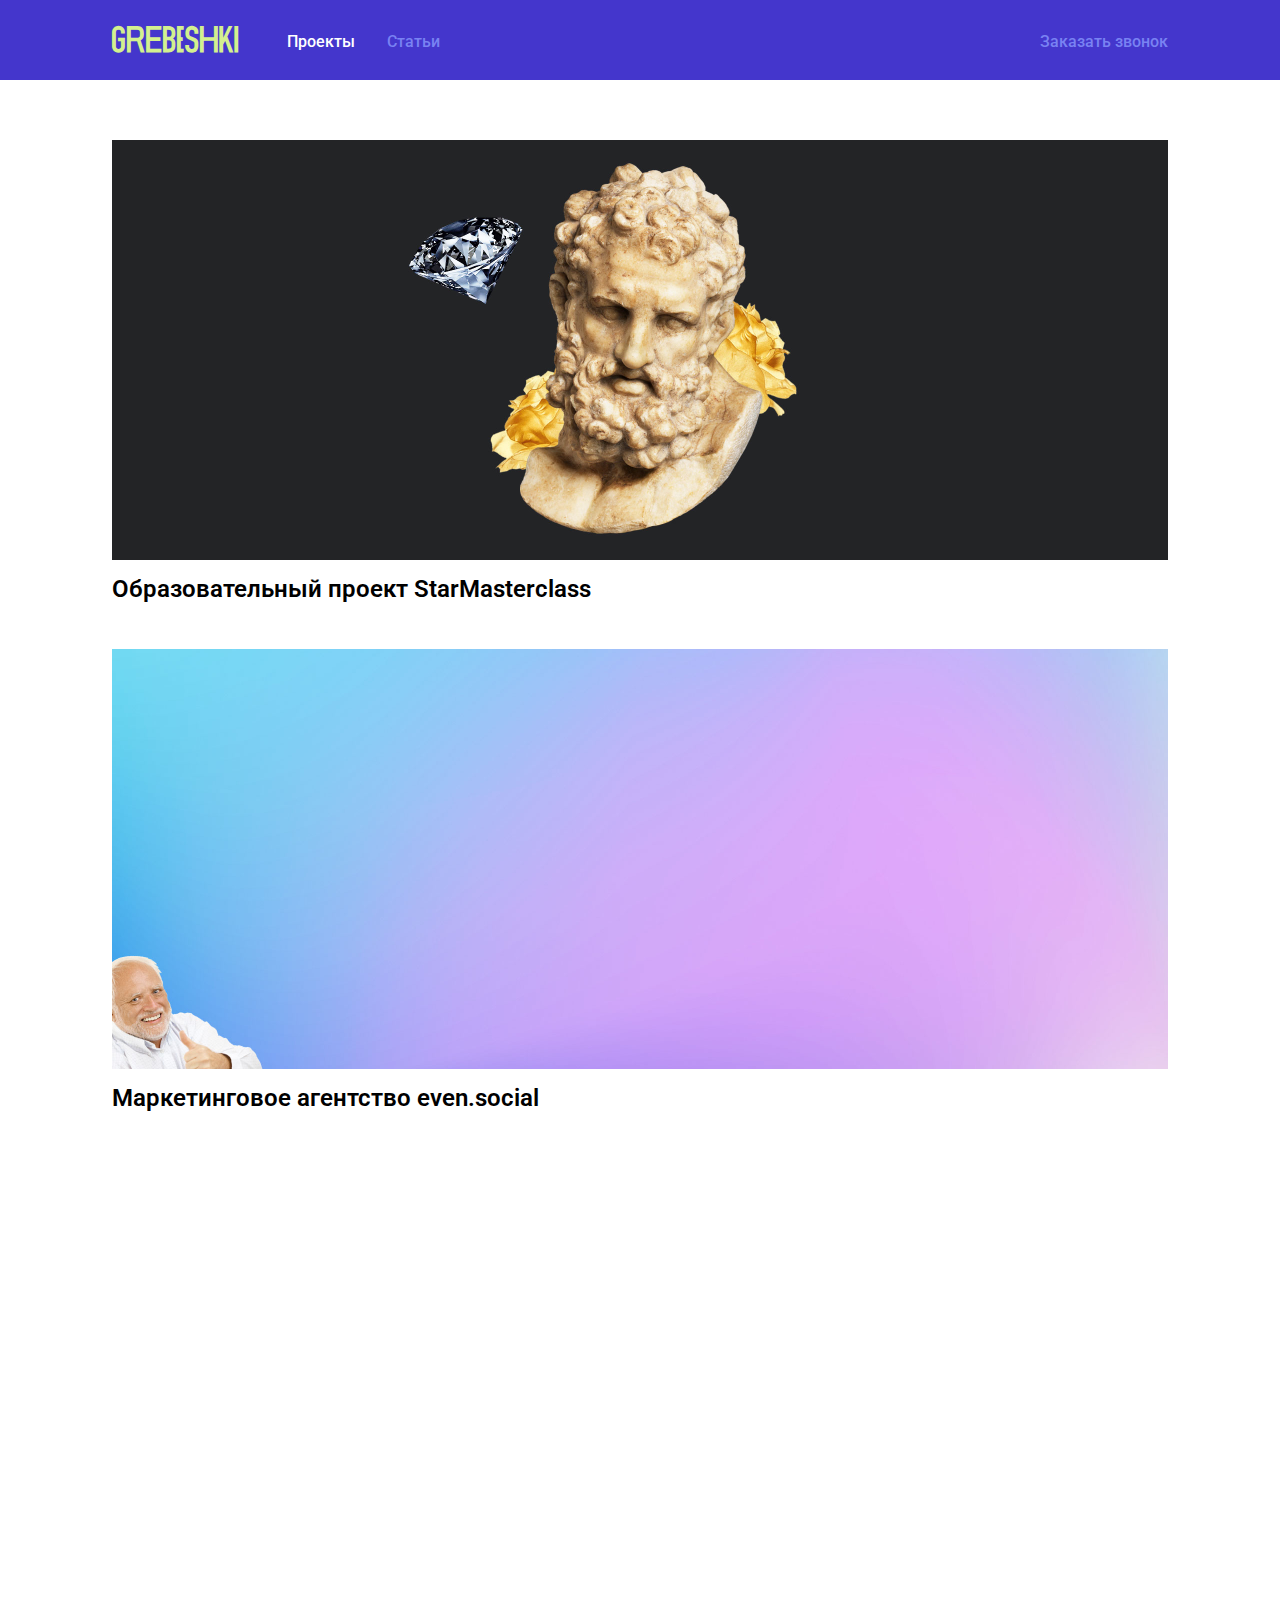
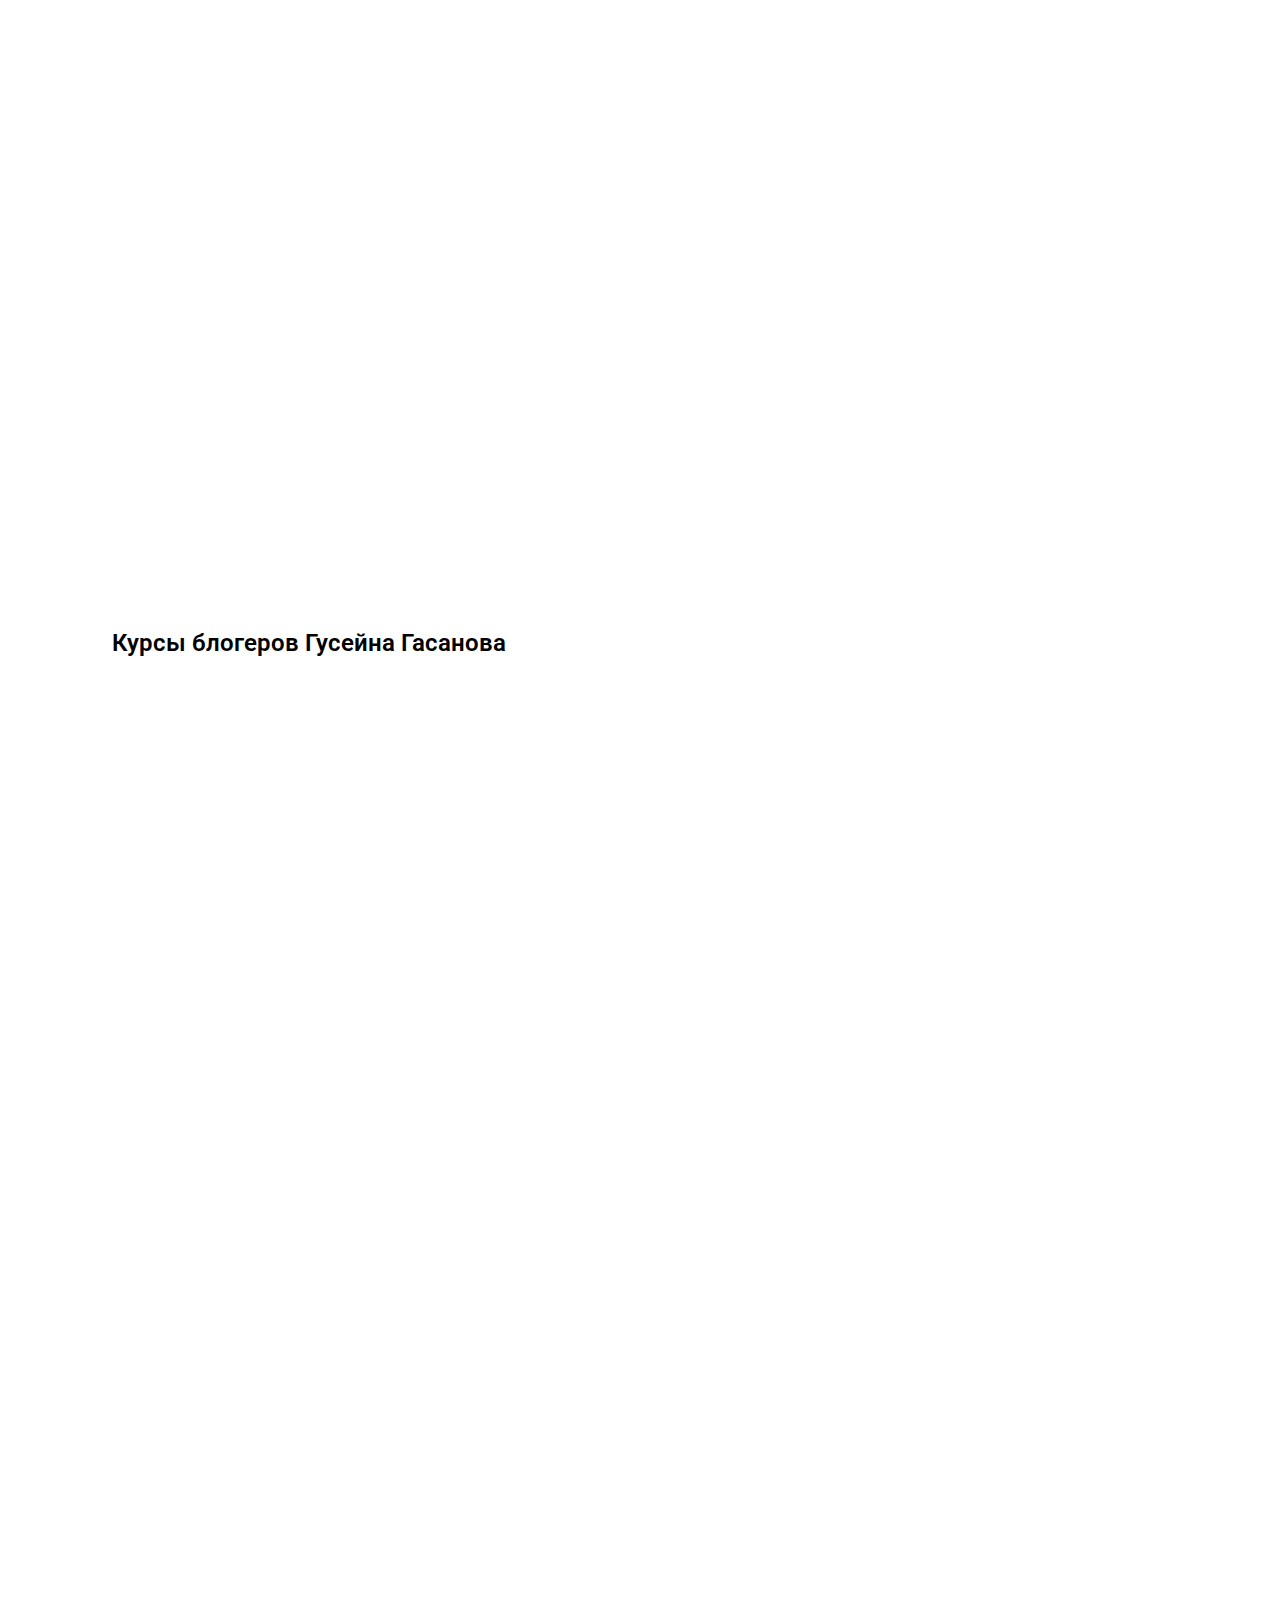
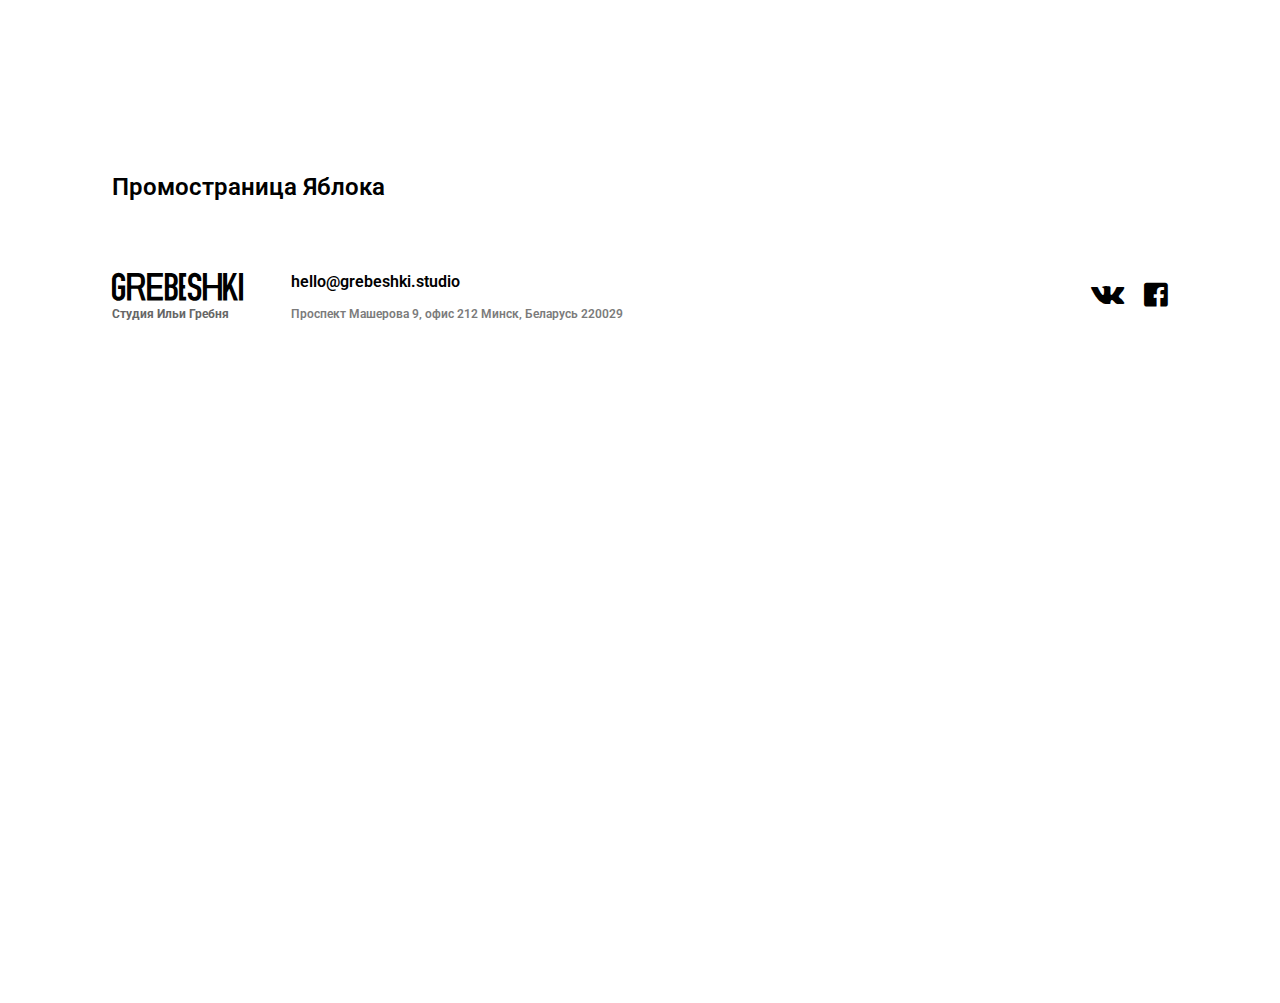
<file: godigitale.com/design/cases/index.html>
<!DOCTYPE html>
<html lang="ru">

<head>
	<title>GREBESHKI</title>
	<meta charset="utf-8">
	<meta name="keywords" content='GREBESHKI'>
	<meta name="description" content='GREBESHKI'>	
	<meta property="og:title" content='GREBESHKI'>
	<meta property="og:url" content="GREBESHKI">	
	
	<meta name="format-detection" content="telephone=no">		
	<meta name="mobile-web-app-capable" content="yes">	
	
	<meta name="viewport" content="width=device-width, initial-scale=1, shrink-to-fit=no">
	
	<!-- favicon -->
	<link rel="shortcut icon" href="favicon.ico">
	<link rel="apple-touch-icon" sizes="57x57" href="favicon/apple-icon-57x57.png">
	<link rel="apple-touch-icon" sizes="60x60" href="favicon/apple-icon-60x60.png">
	<link rel="apple-touch-icon" sizes="72x72" href="favicon/apple-icon-72x72.png">
	<link rel="apple-touch-icon" sizes="76x76" href="favicon/apple-icon-76x76.png">
	<link rel="apple-touch-icon" sizes="114x114" href="favicon/apple-icon-114x114.png">
	<link rel="apple-touch-icon" sizes="120x120" href="favicon/apple-icon-120x120.png">
	<link rel="apple-touch-icon" sizes="144x144" href="favicon/apple-icon-144x144.png">
	<link rel="apple-touch-icon" sizes="152x152" href="favicon/apple-icon-152x152.png">
	<link rel="apple-touch-icon" sizes="180x180" href="favicon/apple-icon-180x180.png">
	<link rel="icon" type="image/png" sizes="192x192"  href="favicon/android-icon-192x192.png">
	<link rel="icon" type="image/png" sizes="32x32" href="favicon/favicon-32x32.png">
	<link rel="icon" type="image/png" sizes="96x96" href="favicon/favicon-96x96.png">
	<link rel="icon" type="image/png" sizes="16x16" href="favicon/favicon-16x16.png">
	<link rel="manifest" href="favicon/manifest.json">
	<meta name="msapplication-TileColor" content="#ffffff">
	<meta name="msapplication-TileImage" content="favicon/ms-icon-144x144.png">
	<meta name="theme-color" content="#ffffff">
		
	<!-- main style -->
	<link href="css/style.css?v=034" rel="stylesheet">	
		
	<!-- HTML5 shim and Respond.js for IE8 support of HTML5 elements and media queries -->
    <!--[if lt IE 9]>
      <script src="https://oss.maxcdn.com/html5shiv/3.7.3/html5shiv.min.js"></script>
      <script src="https://oss.maxcdn.com/respond/1.4.2/respond.min.js"></script>
	<![endif]-->
</head>

<body>		
	
	<!--wrapper.begin-->
	<div class="wrapper">
	
		<!--wrapper-content.begin-->
		<div class="wrapper-content">
		
			<!--navbar.begin-->
			<nav class="navbar">
				<div class="container">
					<div class="navbar-inner">						
						<a href="/" class="navbar-logo" aria-label="GREBESHKI">
							<span class="icon-logo"></span>
						</a>						
						<ul class="navbar-menu">
							<li class="active"><a href="/">Проекты</a></li>
							<li><a href="#">Статьи </a></li>
							<li><a href="contacts.html">Заказать звонок</a></li>
						</ul>
					</div>
				</div>
			</nav>
			<!--navbar.end-->
					
			<!--section-works.begin-->
			<section class="section-works">
				<div class="container">
						
					<div class="works">
						<a href="cases.html" class="works-item">
							<span class="works-item-picture">
								<img class="works-item-img b-lazy" src="[data-uri]" data-src="img/works/01.jpg" data-srcset="img/works/01@2x.jpg" alt="Образовательный проект StarMasterclass">
								<img class="works-item-img works-item-img-xs b-lazy" src="[data-uri]" data-src="img/works/01xs.jpg" data-srcset="img/works/01xs@2x.jpg" alt="Образовательный проект StarMasterclass">
							</span>
							<h1 class="works-item-title">Образовательный проект StarMasterclass</h1>
						</a>
						<a href="cases.html" class="works-item">
							<span class="works-item-picture">
								<img class="works-item-img b-lazy" src="[data-uri]" data-src="img/works/02.jpg" data-srcset="img/works/02@2x.jpg" alt="Маркетинговое агентство even.social">
								<img class="works-item-img works-item-img-xs b-lazy" src="[data-uri]" data-src="img/works/02xs.jpg" data-srcset="img/works/02xs@2x.jpg" alt="Маркетинговое агентство even.social">
							</span>
							<h2 class="works-item-title">Маркетинговое агентство even.social</h2>
						</a>
						<a href="cases.html" class="works-item">
							<span class="works-item-picture">
								<img class="works-item-img b-lazy" src="[data-uri]" data-src="img/works/03.jpg" data-srcset="img/works/03@2x.jpg" alt="Курсы блогеров Гусейна Гасанова">
								<img class="works-item-img works-item-img-xs b-lazy" src="[data-uri]" data-src="img/works/03xs.jpg" data-srcset="img/works/03xs@2x.jpg" alt="Курсы блогеров Гусейна Гасанова">
							</span>
							<h2 class="works-item-title">Курсы блогеров Гусейна Гасанова</h2>
						</a>
						<a href="cases.html" class="works-item">
							<span class="works-item-picture">
								<img class="works-item-img b-lazy" src="[data-uri]" data-src="img/works/04.jpg" data-srcset="img/works/04@2x.jpg" alt="Промостраница Яблока">
								<img class="works-item-img works-item-img-xs b-lazy" src="[data-uri]" data-src="img/works/04xs.jpg" data-srcset="img/works/04xs@2x.jpg" alt="Промостраница Яблока">
							</span>
							<h2 class="works-item-title">Промостраница Яблока</h2>
						</a>
					</div>
						
				</div>
			</section>
			<!--section-works.end-->
		
		</div>
		<!--wrapper-content.end-->
		
		<!--footer.begin-->
		<footer class="footer">
			<div class="container">
				<div class="footer-inner">
					<div class="footer-col">						
						<div class="footer-content">
							<div class="footer-content-item footer-content-logo">
								<a href="/" class="footer-logo" aria-label="GREBESHKI">
									<span class="icon-logo"></span>
								</a>
								<div class="footer-logo-caption">Студия<br> Ильи Гребня</div>
							</div>
							<ul class="menu">
								<li class="active"><a href="#">Проекты</a></li>
								<li><a href="#">Статьи </a></li>
								<li><a href="contacts.html">Заказать звонок</a></li>
							</ul>
							<div class="footer-content-item">
								<a href="mailto:hello@grebeshki.studio" class="link link-email"><span>hello@grebeshki.studio</span> <span class="icon-link-open"></span></a>
								<div class="footer-adres">Проспект Машерова 9, офис 212 <span>Минск, Беларусь 220029</span></div>
							</div>
						</div>						
					</div>
					<div class="footer-col">						
						<div class="social">
							<a href="#" class="social-item" aria-label="ВКонтакте"><span class="icon-vk"></span></a>
							<a href="#" class="social-item social-item-fb" aria-label="Facebook"><span class="icon-fb"></span></a>
						</div>
					</div>
				</div>
			</div>
		</footer>
		<!--footer.end-->	
	
	</div>
	<!--wrapper.end-->	
	
	<!--scripts.begin-->
	<script src="https://ajax.googleapis.com/ajax/libs/jquery/1.11.1/jquery.min.js"></script>
	<script src="js/blazy.min.js"></script>	
	<script src="js/scripts.js?v=034"></script>	
	<!--scripts.end-->
	
</body>
</html>
</file>
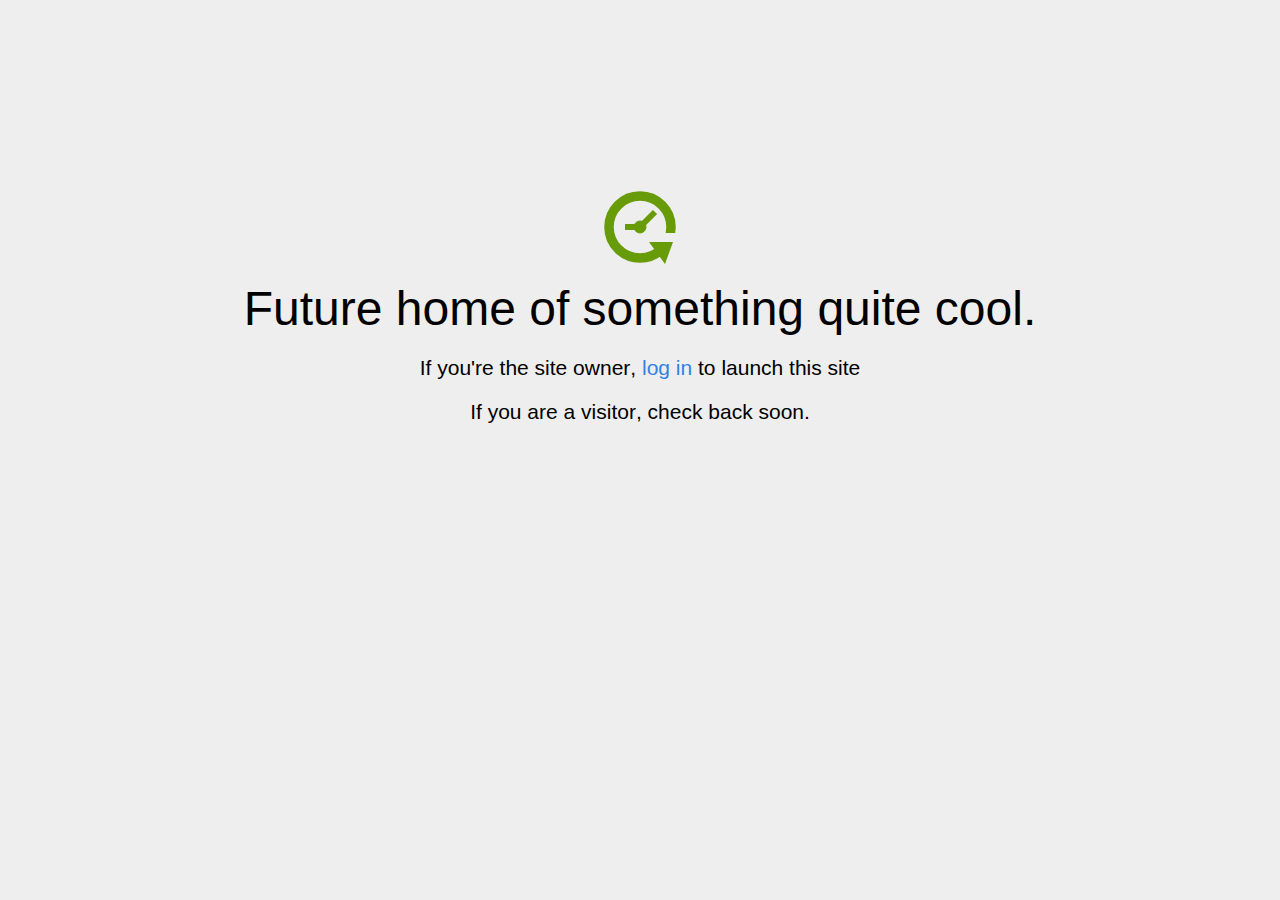
<file: home.html>
<!DOCTYPE html>
<html>
<head>
<title>Coming Soon</title>
<meta http-equiv="content-type" content="text/html; charset=utf-8" >
<meta name="viewport" content="width=device-width, initial-scale=1.0">
<style type="text/css">
body {
  /*background: linear-gradient(90deg, white, gray);*/
  background-color: #eee;
}

body, h1, p {
  font-family: "Helvetica Neue", "Segoe UI", Segoe, Helvetica, Arial, "Lucida Grande", sans-serif;
  font-weight: normal;
  margin: 0;
  padding: 0;
  text-align: center;
}

.container {
  margin-left:  auto;
  margin-right:  auto;
  margin-top: 177px;
  max-width: 1170px;
  padding-right: 15px;
  padding-left: 15px;
}

.row:before, .row:after {
  display: table;
  content: " ";
}

h1 {
  font-size: 48px;
  font-weight: 300;
  margin: 0 0 20px 0;
}

.lead {
  font-size: 21px;
  font-weight: 200;
  margin-bottom: 20px;
}

p {
  margin: 0 0 10px;
}

a {
  color: #3282e6;
  text-decoration: none;
}
</style>
</head>

<body>
<div class="container text-center" id="error">

  <svg height="100" width="100">
    <circle cx="50" cy="50" r="31" stroke="#679b08" stroke-width="9.5" fill="none" />
    <circle cx="50" cy="50" r="6" stroke="#679b08" stroke-width="1" fill="#679b08" />
    <line x1="50" y1="50" x2="35" y2="50" style="stroke:#679b08;stroke-width:6" />
    <line x1="65" y1="35" x2="50" y2="50" style="stroke:#679b08;stroke-width:6" />
    <path d="M59 65 L83 65 L75 87 Z" fill="#679b08" />
    <rect width="20" height="9" x="70" y="56" style="fill:#eee;stroke-width:0;" />
  </svg>
  <div class="row">
    <div class="col-md-12">
      <div class="main-icon text-success"><span class="uxicon uxicon-clock-refresh"></span></div>
      <h1>Future home of something quite cool.</h1>
      <p class="lead">If you're the <strong>site owner</strong>, <a href="/cpanel">log in</a> to launch this site</p>
      <p class="lead">If you are a <strong>visitor</strong>, check back soon.</p>
    </div>
  </div>

</div>

</body>
</html>
</file>
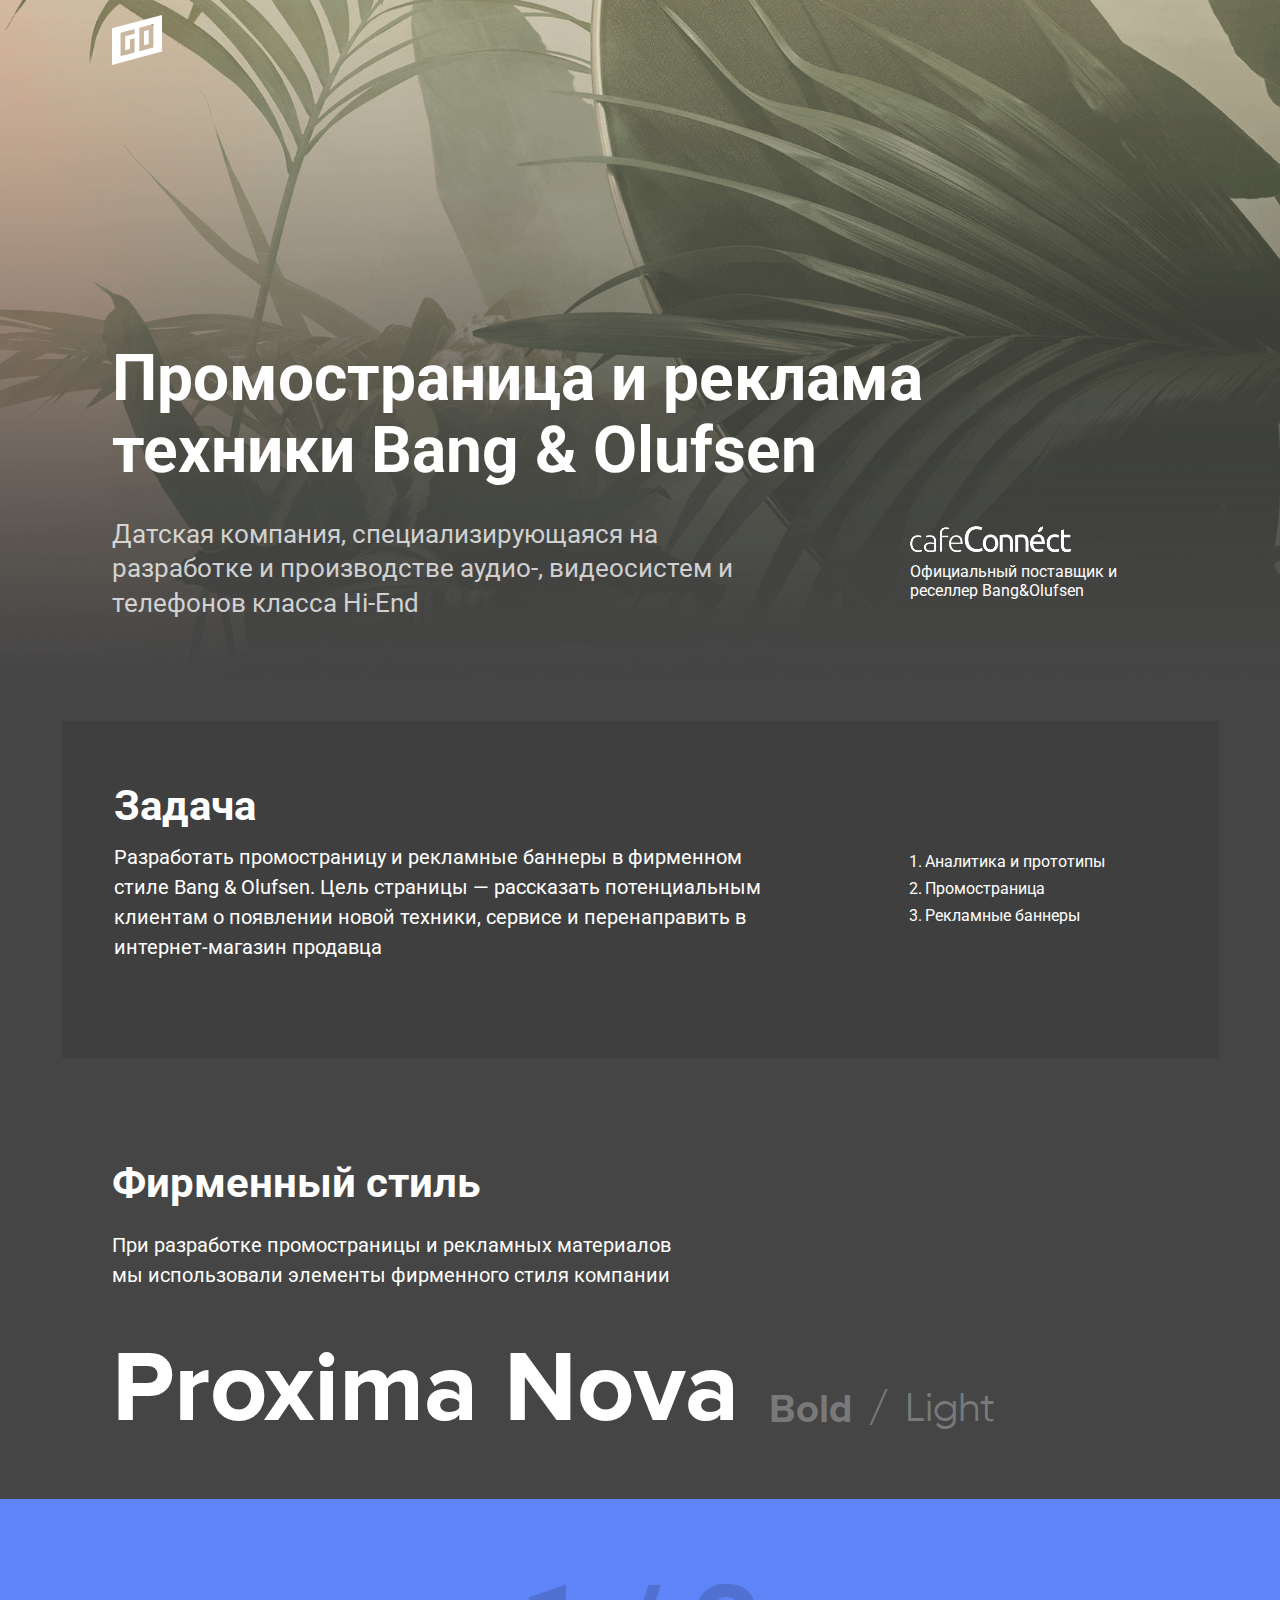
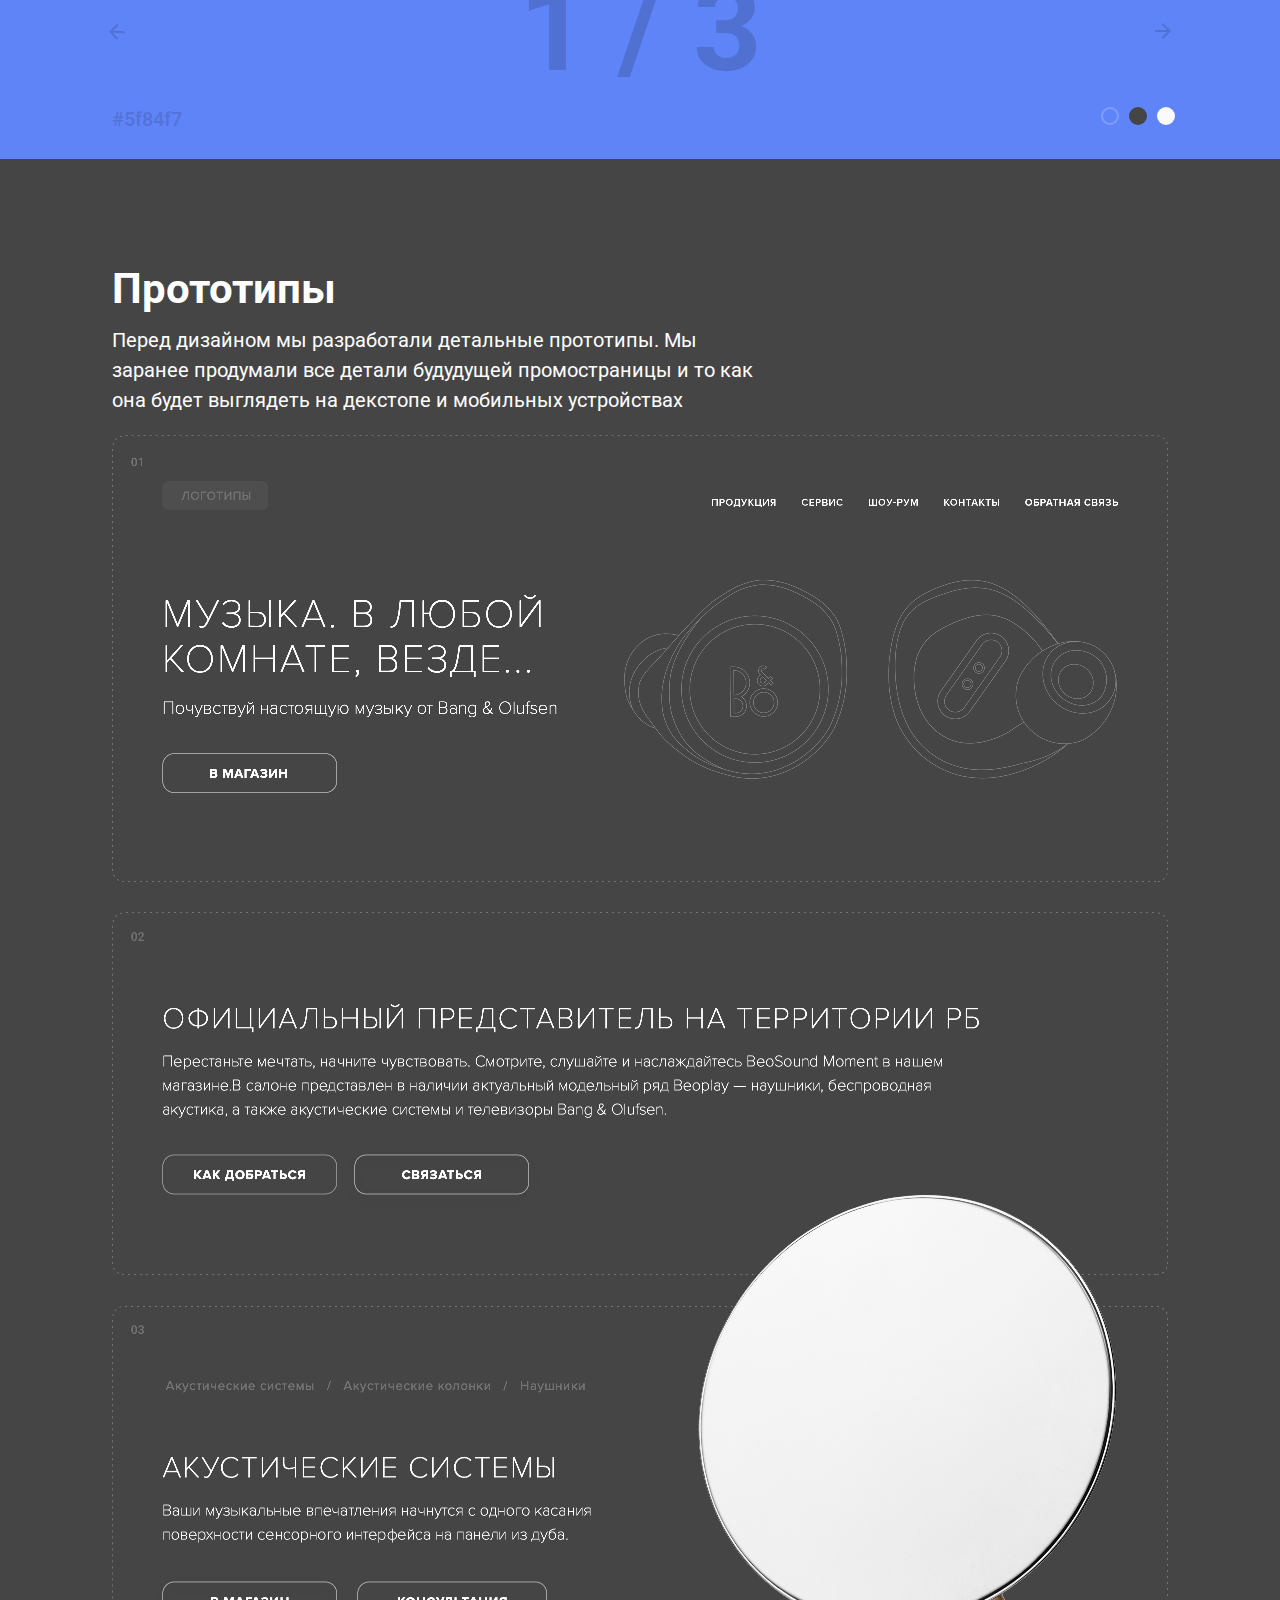
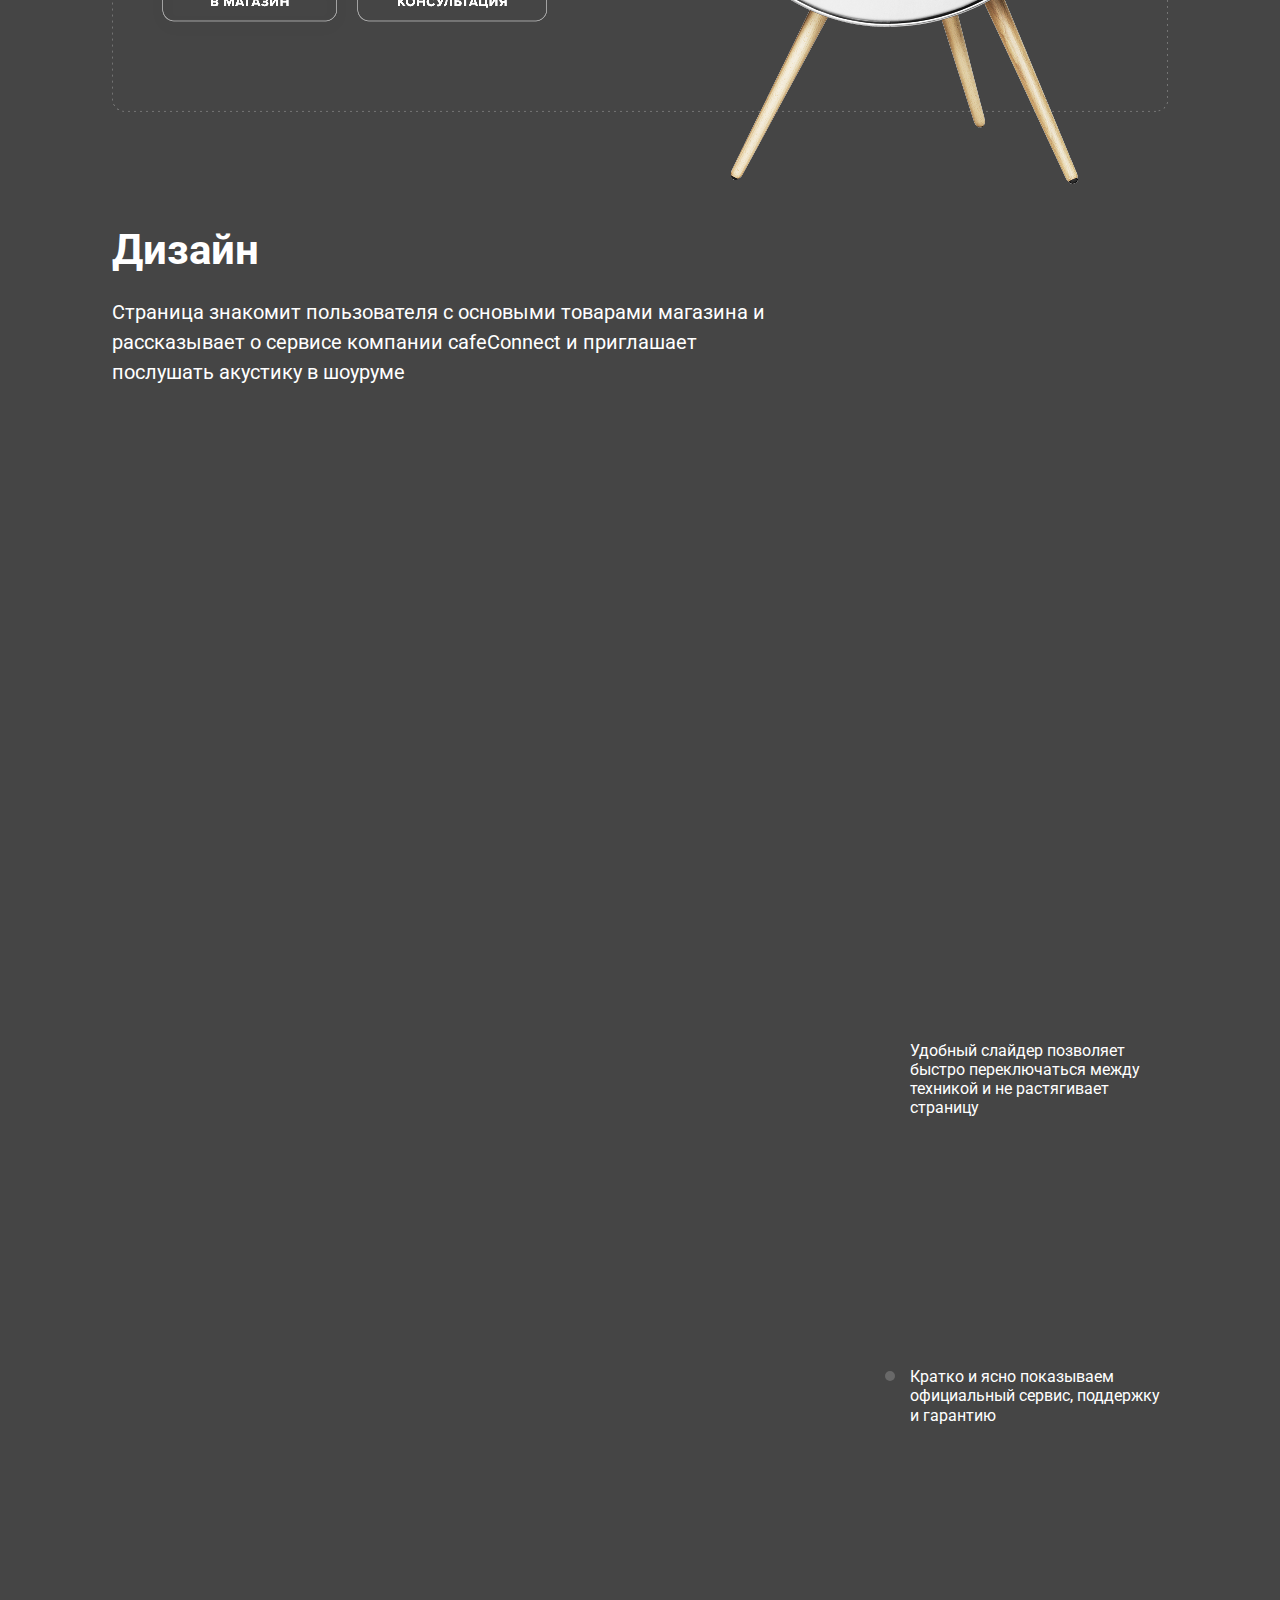
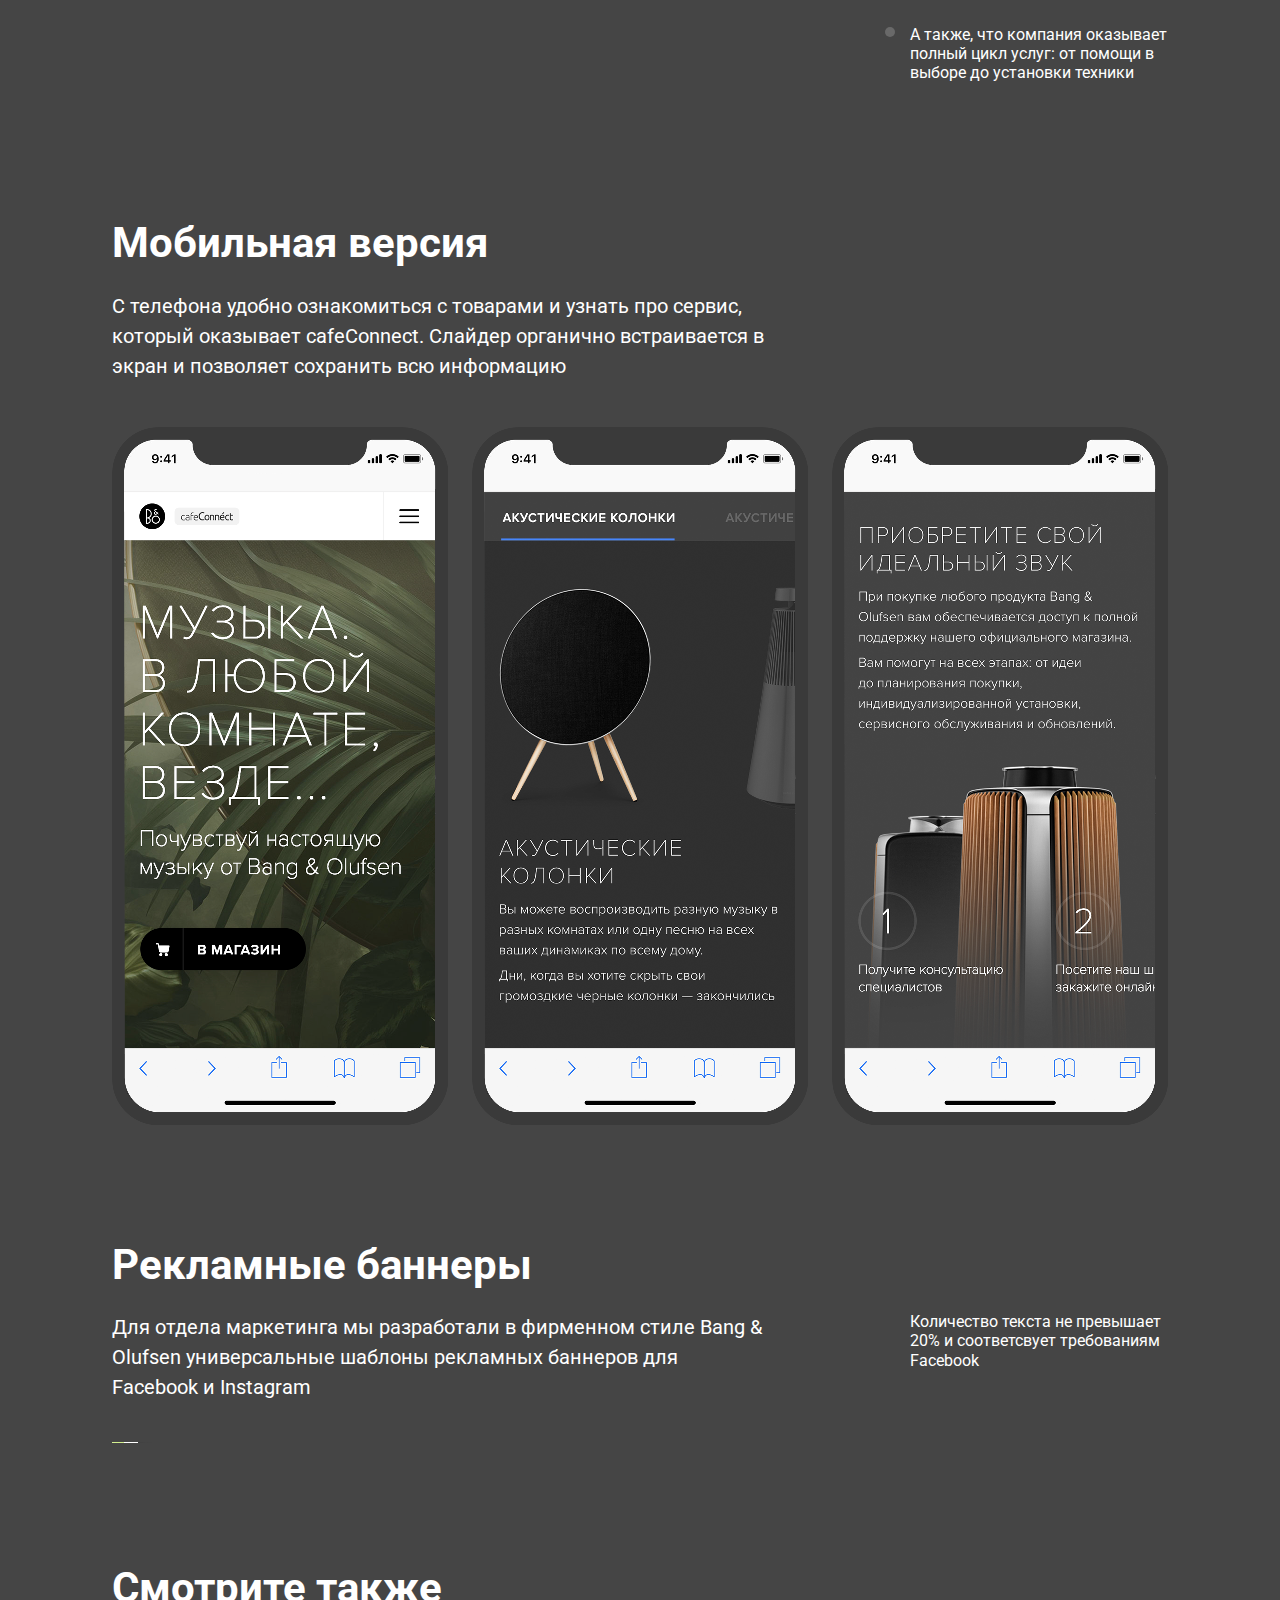
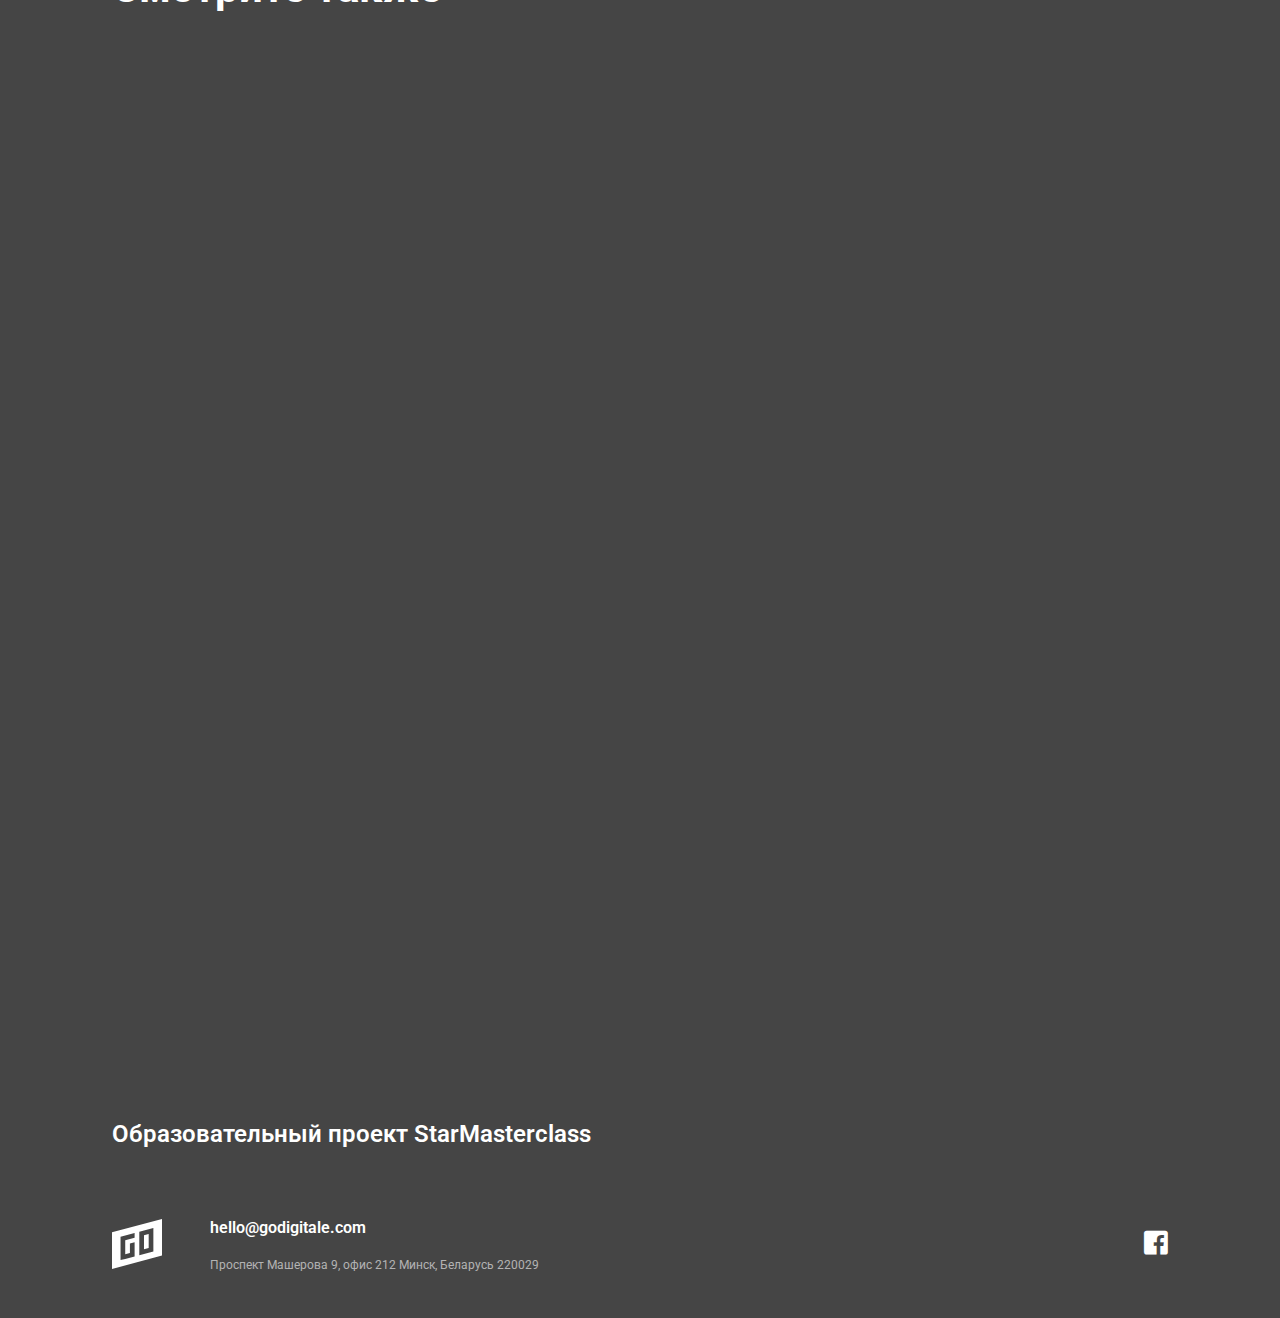
<file: godigitale.com/design/cases/cases-bo.html>
<!DOCTYPE html>
<html lang="ru">

<head>
	<title>Godigitale || Промостраница и реклама техники Bang & Olufsen</title>
	<meta charset="utf-8">
	<meta name="keywords" content='Godigitale || Промостраница и реклама техники Bang & Olufsen'>
	<meta name="description" content='Godigitale || Промостраница и реклама техники Bang & Olufsen'>	
	<meta property="og:title" content='Godigitale || Промостраница и реклама техники Bang & Olufsen'>
	<meta property="og:url" content="">	
	
	<meta name="format-detection" content="telephone=no">		
	<meta name="mobile-web-app-capable" content="yes">	
	
	<meta name="viewport" content="width=device-width, initial-scale=1, shrink-to-fit=no">
	
	<!-- favicon -->
	<link rel="shortcut icon" href="https://godigitale.com/fav.png">
		
	<!-- main style -->
	<link href="css/style.css?v=034" rel="stylesheet">	
		
	<!-- HTML5 shim and Respond.js for IE8 support of HTML5 elements and media queries -->
    <!--[if lt IE 9]>
      <script src="https://oss.maxcdn.com/html5shiv/3.7.3/html5shiv.min.js"></script>
      <script src="https://oss.maxcdn.com/respond/1.4.2/respond.min.js"></script>
	<![endif]-->
</head>

<body class="page-cases page-cases-bo">		
	
	<!--wrapper.begin-->
	<div class="wrapper">
	
		<!--wrapper-content.begin-->
		<div class="wrapper-content">
		
			<!--navbar.begin-->
			<nav class="navbar">
				<div class="container">
					<div class="navbar-inner">						
						<a href="#" class="navbar-logo" aria-label="Godigitale">
							<img src="img/icons/logo.svg" alt="" class="logo-header-yabloko">
						</a>
						<!-- <ul class="navbar-menu">
							<li><a href="/">Проекты</a></li>
							<li><a href="#">Статьи </a></li>
							<li><a href="contacts.html">Заказать звонок</a></li>
						</ul> -->
					</div>
				</div>
			</nav>
			<!--navbar.end-->
			
			<!--cases-header.begin-->
			<header class="cases-header parallax" data-paroller-factor="-0.3">
				<div class="container">
					
					<h1 class="cases-header-title">Промостраница и реклама техники Bang & Olufsen</h1>
					
					<div class="cases-row">
						<div class="cases-col-left">
							<h2 class="cases-header-subtitle">Датская компания, специализирующаяся на разработке и производстве аудио-, видеосистем и телефонов класса Hi-End</h2>
						</div>
						<div class="cases-col-right">
							<div class="text">
								<img src="img/cases/bo/logo-bo.png" class="cases-logo-bo" srcset="img/cases/bo/logo-bo@2x.png 2x" alt="">
								<p>Официальный поставщик  и реселлер Bang&Olufsen</p>
							</div>
						</div>
					</div>
					
				</div>
			</header>
			<!--cases-header.end-->
			
			<!--section-tasks.begin-->
			<section class="section-tasks">
				<div class="container">
					
					<div class="cases-tasks">
						<div class="heading">
							<h2>Задача</h2>
							
							<div class="cases-row">
								<div class="cases-col-left">
									<p>Разработать промостраницу и рекламные баннеры в фирменном стиле Bang & Olufsen. Цель страницы — рассказать потенциальным клиентам о появлении новой техники, сервисе и перенаправить в интернет-магазин продавца</p>
								</div>
								<div class="cases-col-right">
									<div class="text">
										<ol class="list-number">
											<li>Аналитика и прототипы</li>
											<li>Промостраница</li>
											<li>Рекламные баннеры</li>
										</ol>
									</div>
								</div>
							</div>
						</div>					
					</div>
					
				</div>
			</section>
			<!--section-tasks.end-->
			
			<!--section-firmstyle.begin-->
			<section class="section-firmstyle">
				<div class="container">					
					<div class="cases-firmstyle">
						<div class="heading">
							<h2>Фирменный стиль</h2>
							
							<div class="cases-row">
								<div class="cases-col-left">
									<p>При разработке промостраницы и рекламных материалов<br> мы использовали элементы фирменного стиля компании</p>
								
									<div class="firmstyle-fonts">
										<div class="firmstyle-font">Proxima Nova</div>
										<div class="firmstyle-font">Bold</div>
										<div class="firmstyle-font">Light</div>
									</div>
								</div>								
							</div>
						</div>					
					</div>					
				</div>
				
				<div class="owl-carousel owl-theme carousel-color-style">
					<div class="item item-5f84f7">
						<div class="container">
							<div class="color-style-index">1 / 3</div>	
							<div class="color-style-hex">#5f84f7</div>
						</div>
					</div>	
					<div class="item item-454545">
						<div class="container">
							<div class="color-style-index">2 / 3</div>	
							<div class="color-style-hex">#454545</div>
						</div>
					</div>	
					<div class="item item-fafafa">
						<div class="container">
							<div class="color-style-index">3 / 3</div>	
							<div class="color-style-hex">#fafafa</div>
						</div>
					</div>	
				</div>
					
			</section>
			<!--section-firmstyle.end-->
			
			<!--section-prototype.begin-->
			<section class="section-prototype">
				<div class="container">					
					<div class="prototype">						
						
						<div class="cases-row">
							<div class="cases-col-left">
								<div class="heading">									
									<h2>Прототипы</h2>
									<p>Перед дизайном мы разработали детальные прототипы. Мы заранее продумали все детали будудущей промостраницы и то как она будет выглядеть на декстопе и мобильных устройствах</p>
								</div>	
							</div>							
						</div>	
						
						<div class="prototype-items">
							<div class="prototype-item">
								<img src="img/cases/bo/prototype/prototype1.png" srcset="img/cases/bo/prototype/prototype1@2x.png 2x" alt="Прототип">
							</div>
							<div class="prototype-item prototype-item-2">
								<img src="img/cases/bo/prototype/prototype2.png" srcset="img/cases/bo/prototype/prototype2@2x.png 2x" alt="Прототип">
							</div>
							<div class="prototype-item prototype-item-3">
								<img src="img/cases/bo/prototype/prototype3.png" srcset="img/cases/bo/prototype/prototype3@2x.png 2x" alt="Прототип">
							</div>
						</div>
												
					</div>		
				</div>				
			</section>	
			<!--section-prototype.end-->
			
			<!--section-promo.begin-->
			<section class="section-promo">
				<div class="container">					
					<div class="cases-promo">
						
						<div class="cases-row">
							<div class="cases-col-left">
								<div class="heading">
									<h2>Дизайн</h2>
									<p>Страница знакомит пользователя с основыми товарами магазина и рассказывает о сервисе компании cafeConnect и приглашает послушать акустику в шоуруме</p>
								</div>	
							</div>
						</div>	
						
						<div class="cases-row cases-row-promo">
							<div class="cases-col-left">								
								<div class="cases-promo-picture">
									<img class="b-lazy" src="[data-uri]" data-src="img/cases/bo/design.jpg" srcset="img/cases/bo/design@2x.jpg 2x" alt="Дизайн cafeConnect">
								</div>
							</div>
							<div class="cases-col-right">
								<div class="text cases-promo-text-1">
									<ol class="cases-bo-slider-counts">
										<li>1</li><li>2</li><li>3</li>
									</ol>
									<p>Удобный слайдер позволяет быстро переключаться между техникой и не растягивает страницу </p>
								</div>
								<div class="text cases-promo-text-2 js-cases-bo-design">
									<p>Кратко и ясно показываем официальный сервис, поддержку и гарантию</p>
									
									<p>А также, что компания оказывает полный цикл услуг: от помощи в выборе до установки техники</p>
									
									<div class="cases-bo-promo-dots">
										<span class="cases-bo-promo-line"></span>
									</div>
								</div>								
							</div>
						</div>
						
					</div>		
				</div>				
			</section>
			<!--section-promo.end-->
			
			<!--section-mobstyle.begin-->
			<section class="section-cases-mobstyle">
				<div class="container">					
					<div class="cases-mobstyle">
						
						<div class="cases-row">
							<div class="cases-col-left">
								<div class="heading">
									<h2>Мобильная версия</h2>
									<p>С телефона удобно ознакомиться с товарами и узнать про сервис, который оказывает cafeConnect. Слайдер органично встраивается в экран и позволяет сохранить всю информацию</p>
								</div>	
							</div>
						</div>	
						
						<div class="cases-mobstyle-items">
							<div class="cases-mobstyle-item">
								<img src="img/cases/bo/mobstyle1.png" srcset="img/cases/bo/mobstyle1@2x.png 2x" alt="">
							</div>
							<div class="cases-mobstyle-item">
								<img src="img/cases/bo/mobstyle2.png" srcset="img/cases/bo/mobstyle2@2x.png 2x" alt="">
							</div>
							<div class="cases-mobstyle-item">
								<img src="img/cases/bo/mobstyle3.png" srcset="img/cases/bo/mobstyle3@2x.png 2x" alt="">
							</div>
						</div>				
						
					</div>		
				</div>				
			</section>	
			<!--section-mobstyle.end-->
			
			<!--section-reclame-banners.begin-->
			<section class="section-reclame-banners">
				<div class="container">					
					<div class="reclame-banners">						
						
						<div class="cases-row">
							<div class="cases-col-left">
								<div class="heading">									
									<h2>Рекламные баннеры</h2>
								</div>	
							</div>							
						</div>	
						<div class="cases-row">
							<div class="cases-col-left">
								<div class="heading">									
									<p>Для отдела маркетинга мы разработали в фирменном стиле Bang & Olufsen универсальные шаблоны рекламных баннеров для Facebook и Instagram</p>
								</div>	
							</div>
							<div class="cases-col-right">
								<p>Количество текста не превышает 20% и соответсвует требованиям Facebook</p>
							</div>
						</div>	
						
						<div class="reclame-banners-slider">
							<img class="b-lazy" src="[data-uri]" data-src="img/cases/bo/reclame-banner/before.jpg" srcset="img/cases/bo/reclame-banner/before@2x.jpg 2x" alt="">
							<img class="b-lazy" src="[data-uri]" data-src="img/cases/bo/reclame-banner/after.jpg" srcset="img/cases/bo/reclame-banner/after@2x.jpg 2x" alt="">
						</div>		
						
					</div>		
				</div>				
			</section>	
			<!--section-reclame-banners.end-->
			
			<!--section-works.begin-->
			<section class="section-works">
				<div class="container">
				
					<div class="heading">
						<h2>Смотрите также</h2>							
					</div>
						
					<div class="works works-dark">
						<a href="cases-starmc.html" class="works-item">
							<span class="works-item-picture">
								<img class="works-item-img b-lazy" src="[data-uri]" data-src="img/works/01.jpg" data-srcset="img/works/01@2x.jpg" alt="Образовательный проект StarMasterclass">
								<img class="works-item-img works-item-img-xs b-lazy" src="[data-uri]" data-src="img/works/01xs.jpg" data-srcset="img/works/01xs@2x.jpg" alt="Образовательный проект StarMasterclass">
							</span>
							<h2 class="works-item-title">Образовательный проект StarMasterclass</h2>
						</a>					
					</div>
						
				</div>
			</section>
			<!--section-works.end-->
		
		</div>
		<!--wrapper-content.end-->
		
		<!--footer.begin-->
		<footer class="footer footer-dark">
			<div class="container">
				<div class="footer-inner">
					<div class="footer-col">
						<div class="footer-content">
							<div class="footer-content-item footer-content-logo">
								<a href="#" class="footer-logo" aria-label="Godigitale">
									<!-- <span class="icon-logo"></span> -->
									<img src="img/icons/logo.svg" alt="" class="logo-header-starmc logo-footer">
								</a>
							</div>
							<!-- <ul class="menu">
										<li><a href="/">Проекты</a></li>
										<li><a href="#">Статьи </a></li>
										<li><a href="contacts.html">Заказать звонок</a></li>
									</ul> -->
							<div class="footer-content-item">
								<a href="mailto:hello@godigitale.com" class="link link-email fb-track"
									id="mailToFooterBtn"><span>hello@godigitale.com</span> <span class="icon-link-open"></span></a>
								<div class="footer-adres">Проспект Машерова 9, офис 212 <span>Минск, Беларусь 220029</span></div>
							</div>
						</div>
					</div>
					<div class="footer-col">
						<div class="social social-dark">
							<!-- <a href="#" class="social-item" aria-label="ВКонтакте"><span class="icon-vk"></span></a> -->
							<a href="https://m.me/arefyeu" class="social-item social-item-fb" aria-label="Facebook" target="_blank"><span
									class="icon-fb"></span></a>
						</div>
					</div>
				</div>
			</div>
		</footer>
		<!--footer.end-->
	
	</div>
	<!--wrapper.end-->	
	
	<!--scripts.begin-->
	<script src="https://ajax.googleapis.com/ajax/libs/jquery/1.11.1/jquery.min.js"></script>
	<script src="js/blazy.min.js"></script>	
	<script src="js/owl.carousel.min.js"></script>
	<script src="js/jquery.event.move.js"></script>
	<script src="js/jquery.twentytwenty.js"></script>
	<script src="js/ScrollMagic.min.js"></script>
	<script src="js/TweenMax.min.js"></script>	
	<script src="js/animation.gsap.min.js"></script>
	<script src="js/jquery.paroller.min.js"></script>
	<script src="js/scripts.js?v=034"></script>	
	<!--scripts.end-->
	
</body>
</html>
</file>
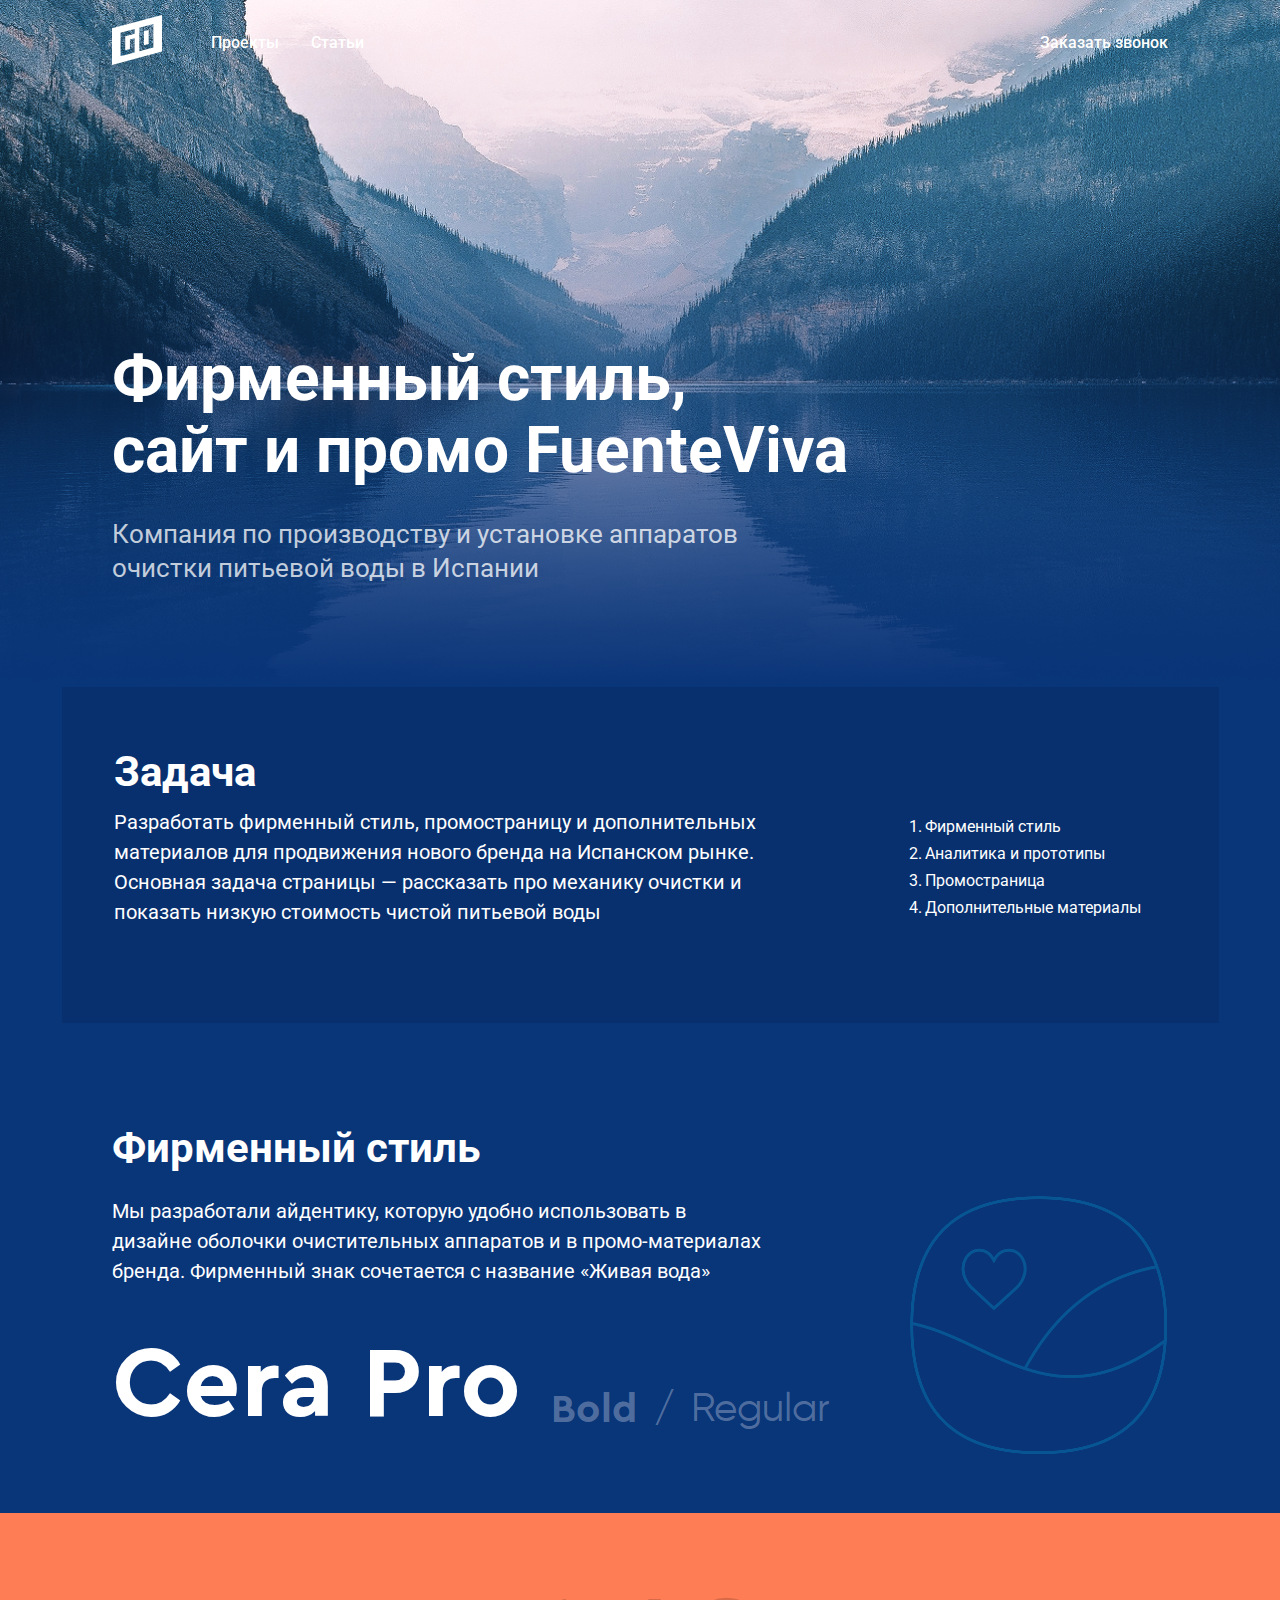
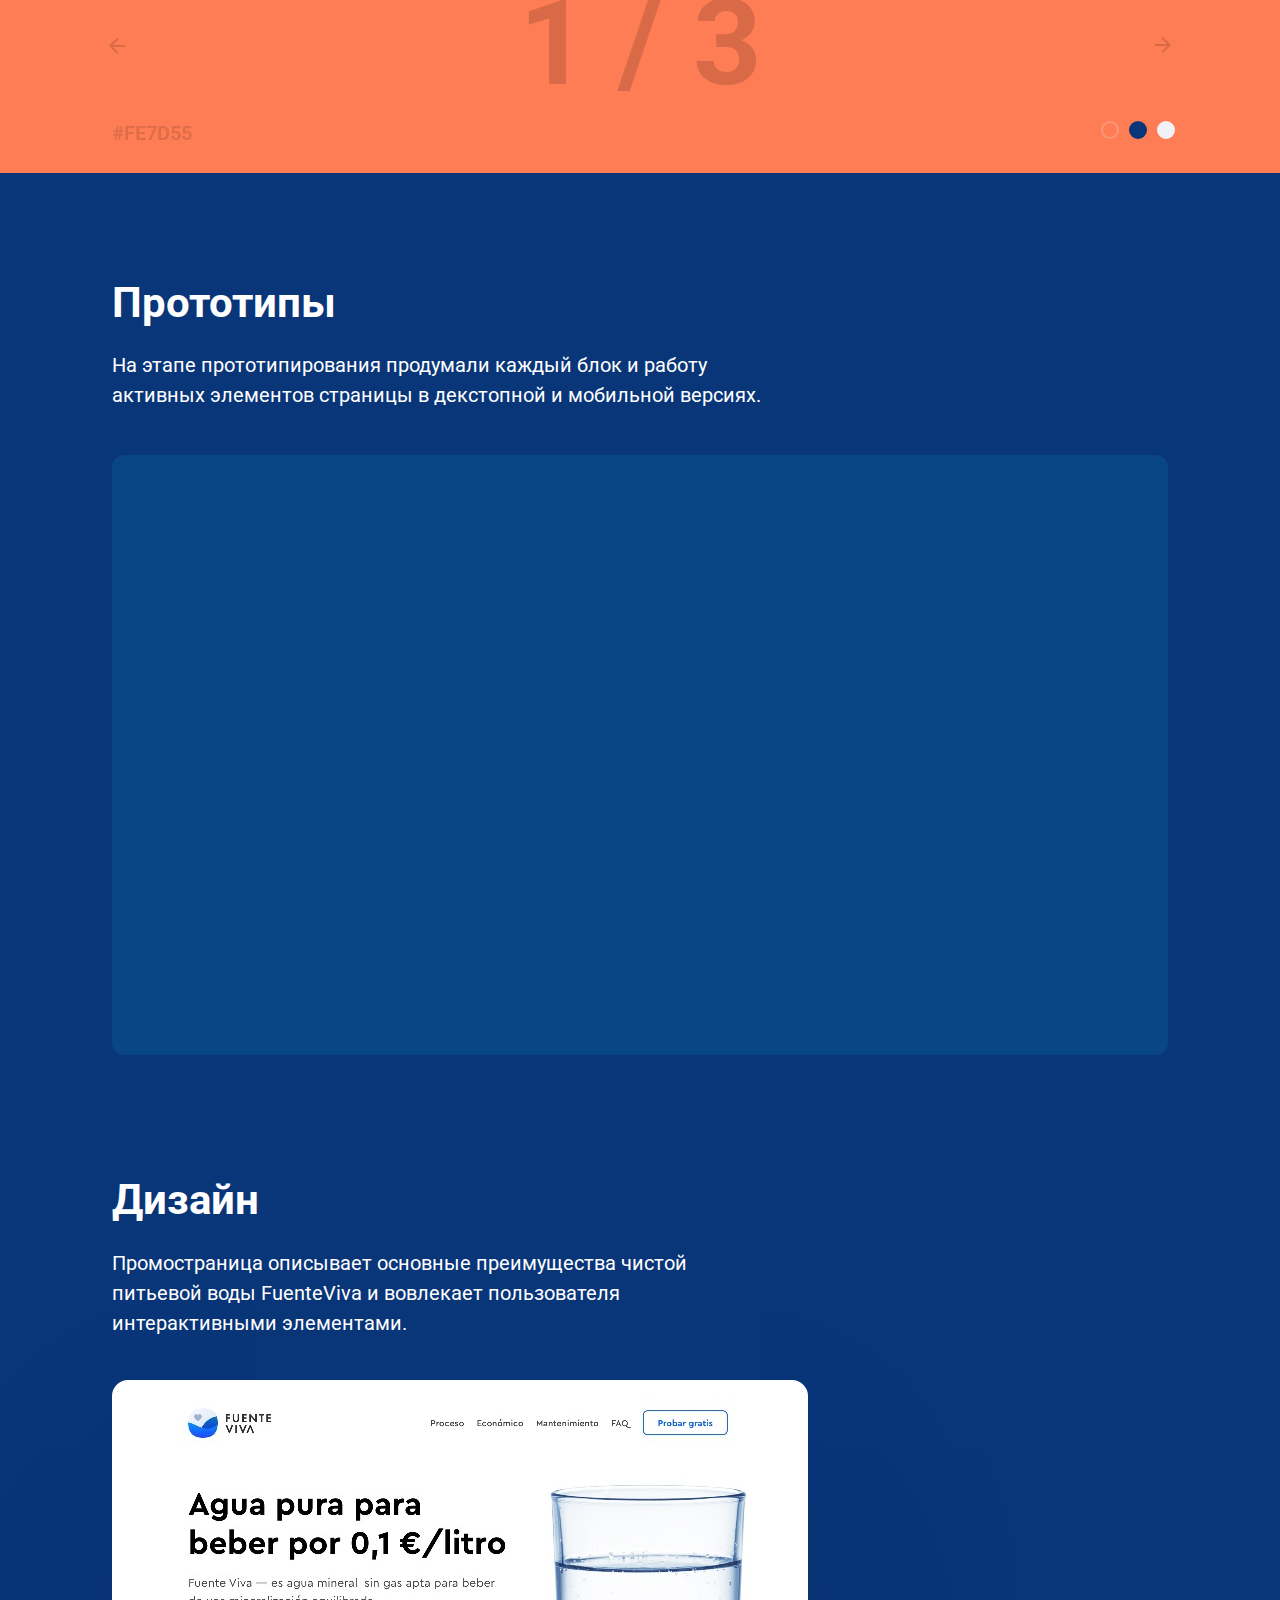
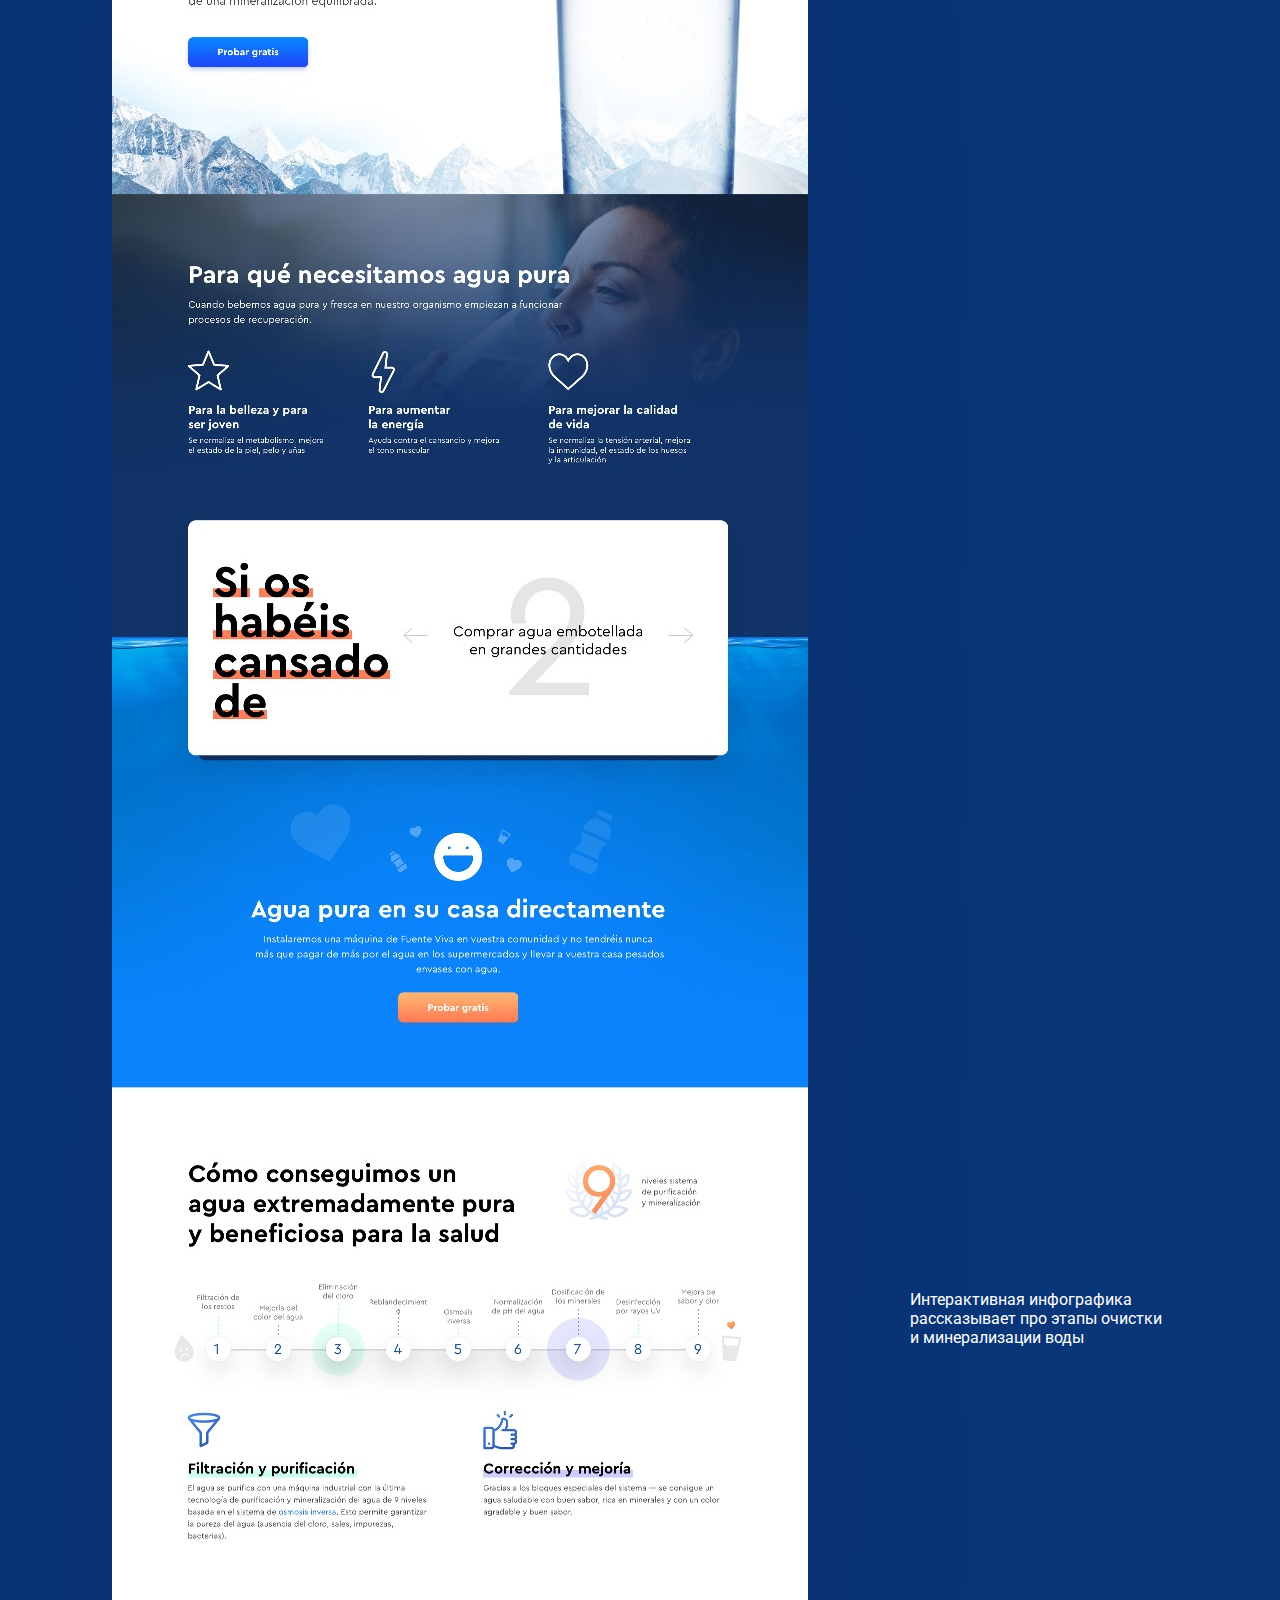
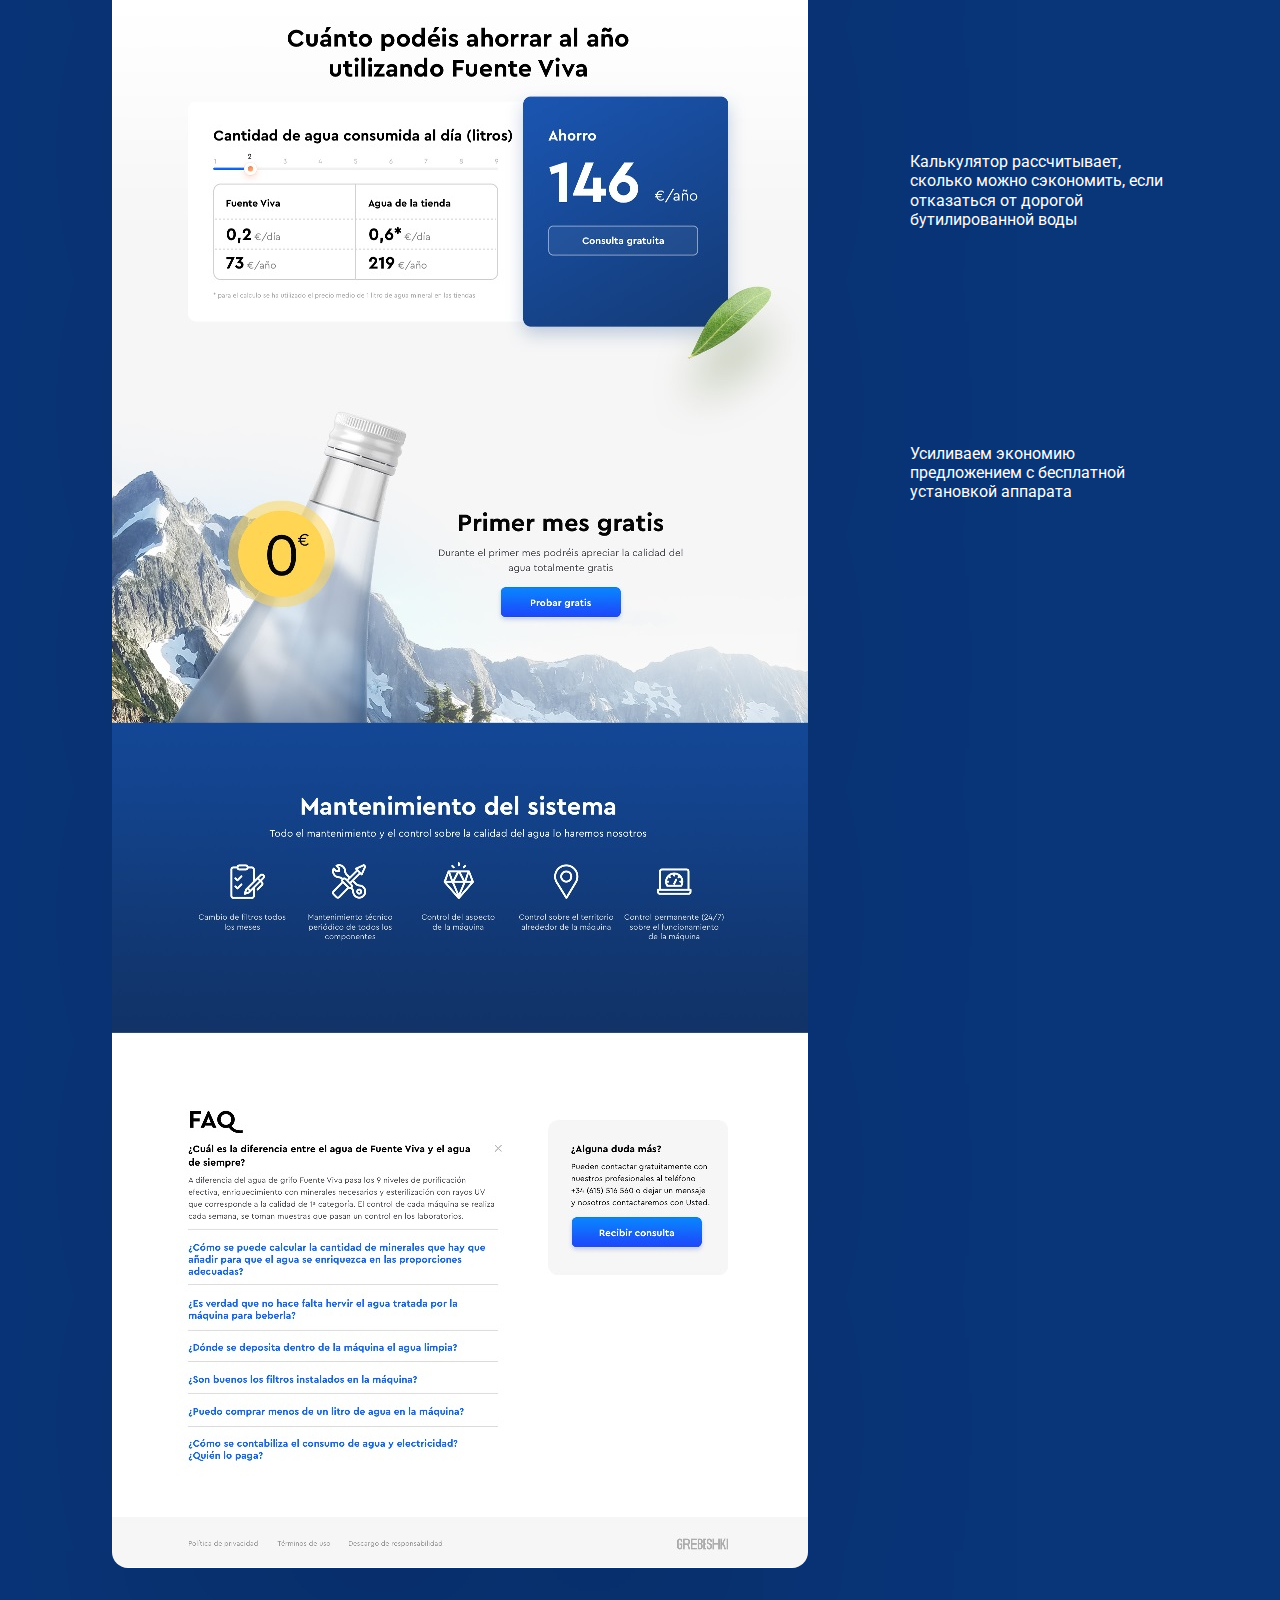
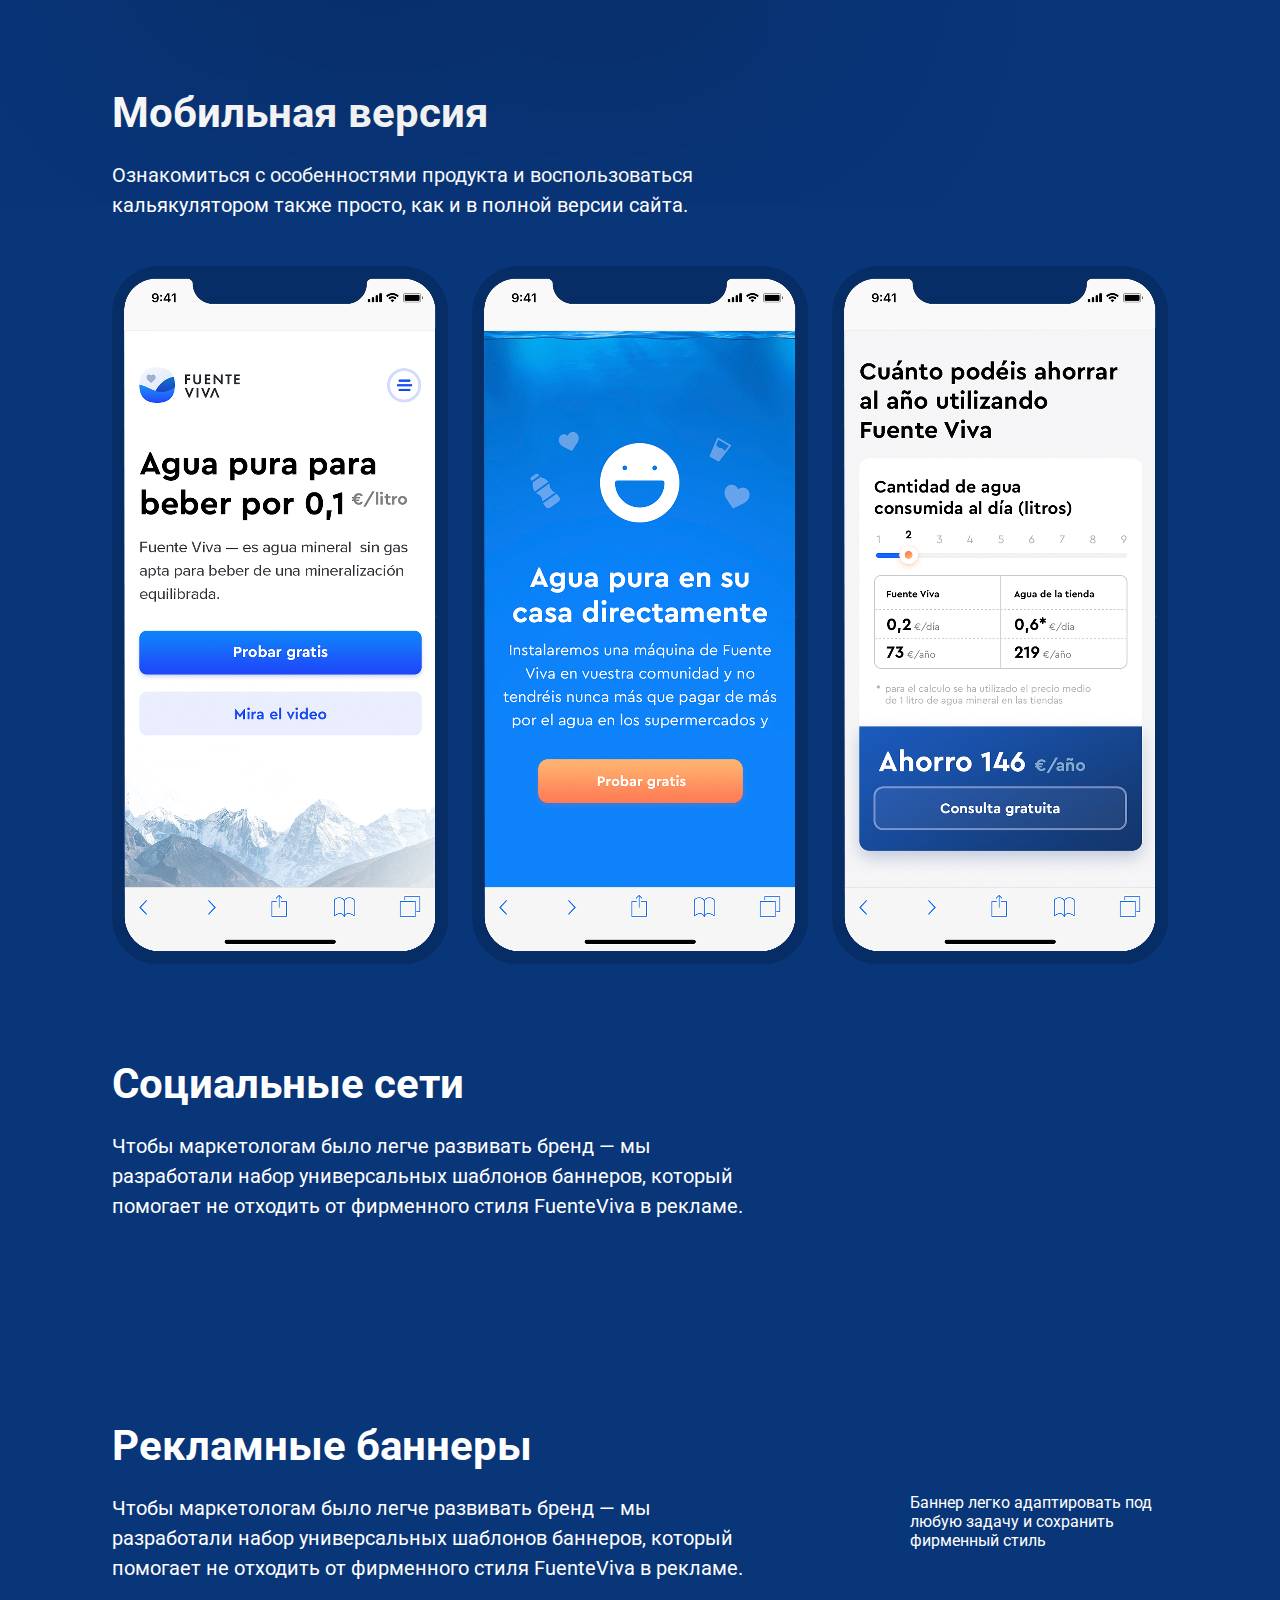
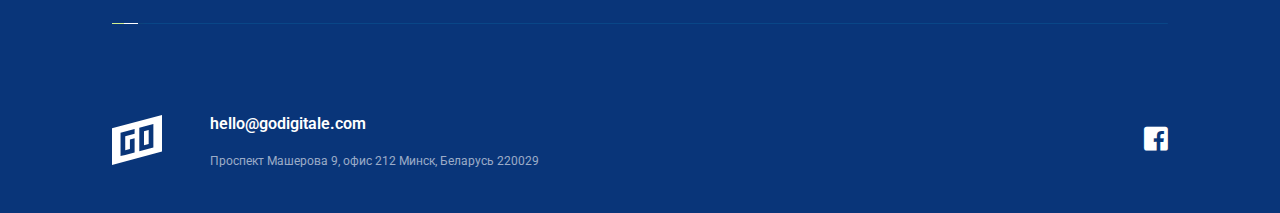
<file: godigitale.com/design/cases/cases-fuente.html>
<!DOCTYPE html>
<html lang="ru">

<head>
		<title>Godigitale || Фирменный стиль,  сайт и промо FuenteViva</title>
	<meta charset="utf-8">
	<meta name="keywords" content='Godigitale || Фирменный стиль,  сайт и промо FuenteViva'>
	<meta name="description" content='Godigitale || Фирменный стиль,  сайт и промо FuenteViva'>	
	<meta property="og:title" content='Godigitale || Фирменный стиль,  сайт и промо FuenteViva'>
	<meta property="og:url" content="">	
	
	<meta name="format-detection" content="telephone=no">		
	<meta name="mobile-web-app-capable" content="yes">	
	
	<meta name="viewport" content="width=device-width, initial-scale=1, shrink-to-fit=no">
	
	<!-- favicon -->
	<link rel="shortcut icon" href="https://godigitale.com/fav.png">
		
	<!-- main style -->
	<link href="css/style.css?v=034" rel="stylesheet">	
		
	<!-- HTML5 shim and Respond.js for IE8 support of HTML5 elements and media queries -->
    <!--[if lt IE 9]>
      <script src="https://oss.maxcdn.com/html5shiv/3.7.3/html5shiv.min.js"></script>
      <script src="https://oss.maxcdn.com/respond/1.4.2/respond.min.js"></script>
	<![endif]-->
</head>

<body class="page-cases page-cases-fuente">		
	
	<!--wrapper.begin-->
	<div class="wrapper">
	
		<!--wrapper-content.begin-->
		<div class="wrapper-content">
		
			<!--navbar.begin-->
			<nav class="navbar">
				<div class="container">
					<div class="navbar-inner">						
						<a href="/" class="navbar-logo" aria-label="GREBESHKI">
							<!-- <span class="icon-logo"></span> -->
							<img src="img/icons/logo.svg" alt="" class="logo-header-yabloko">
						</a>						
						<ul class="navbar-menu">
							<li><a href="/">Проекты</a></li>
							<li><a href="#">Статьи </a></li>
							<li><a href="contacts.html">Заказать звонок</a></li>
						</ul>
					</div>
				</div>
			</nav>
			<!--navbar.end-->
			
			<!--cases-header.begin-->
			<header class="cases-header parallax" data-paroller-factor="-0.3">
				<div class="container">
					
					<h1 class="cases-header-title">Фирменный стиль,<br> сайт и промо FuenteViva</h1>
					
					<div class="cases-row">
						<div class="cases-col-left">
							<h2 class="cases-header-subtitle">Компания по производству и установке аппаратов очистки питьевой воды в Испании</h2>
						</div>						
					</div>
					
				</div>
			</header>
			<!--cases-header.end-->
			
			<!--section-tasks.begin-->
			<section class="section-tasks">
				<div class="container">
					
					<div class="cases-tasks">
						<div class="heading">
							<h2>Задача</h2>
							
							<div class="cases-row">
								<div class="cases-col-left">
									<p>Разработать фирменный стиль, промостраницу и дополнительных материалов для продвижения нового бренда на Испанском рынке. Основная задача страницы — рассказать про механику очистки и показать низкую стоимость чистой питьевой воды</p>
								</div>
								<div class="cases-col-right">
									<div class="text">
										<ol class="list-number">
											<li>Фирменный стиль</li>
											<li>Аналитика и прототипы</li>
											<li>Промостраница</li>
											<li>Дополнительные материалы</li>
										</ol>
									</div>
								</div>
							</div>
						</div>					
					</div>
					
				</div>
			</section>
			<!--section-tasks.end-->
			
			<!--section-firmstyle.begin-->
			<section class="section-firmstyle">
				<div class="container">					
					<div class="cases-firmstyle">
						<div class="heading">
							<h2>Фирменный стиль</h2>
							
							<div class="cases-row">
								<div class="cases-col-left">
									<p>Мы разработали айдентику, которую удобно использовать в дизайне оболочки очистительных аппаратов и в промо-материалах бренда. Фирменный знак сочетается с название «Живая вода»</p>
								
									<div class="firmstyle-fonts">
										<div class="firmstyle-font">Cera Pro</div>
										<div class="firmstyle-font">Bold</div>
										<div class="firmstyle-font">Regular</div>
									</div>
								</div>	
								<div class="cases-col-right">
									<img src="img/cases/fuente/logo-fuente.png" srcset="img/cases/fuente/logo-fuente@2x.png 2x" alt="">
								</div>	
							</div>
						</div>					
					</div>					
				</div>
				
				<div class="owl-carousel owl-theme carousel-color-style">
					<div class="item item-FE7D55">
						<div class="container">
							<div class="color-style-index">1 / 3</div>	
							<div class="color-style-hex">#FE7D55</div>
						</div>
					</div>	
					<div class="item item-093579">
						<div class="container">
							<div class="color-style-index">2 / 3</div>	
							<div class="color-style-hex">#093579</div>
						</div>
					</div>	
					<div class="item item-F1F2F7">
						<div class="container">
							<div class="color-style-index">3 / 3</div>	
							<div class="color-style-hex">#F1F2F7</div>
						</div>
					</div>	
				</div>
					
			</section>
			<!--section-firmstyle.end-->
			
			<!--section-prototype.begin-->
			<section class="section-prototype">
				<div class="container">					
					<div class="prototype">						
						
						<div class="cases-row">
							<div class="cases-col-left">
								<div class="heading">									
									<h2>Прототипы</h2>
									<p>На этапе прототипирования продумали каждый блок и работу активных элементов страницы в декстопной и мобильной версиях. </p>
								</div>	
							</div>							
						</div>	
						
						<div class="prototype-items">
							<div class="prototype-item">
								<div class="prototype-picture parallax" data-paroller-factor="-1.5"></div>		
								<img class="prototype-image b-lazy" src="[data-uri]" data-src="img/cases/fuente/prototype/prototype.png" srcset="img/cases/fuente/prototype/prototype@2x.png 2x" alt="">
							</div>							
						</div>
												
					</div>		
				</div>				
			</section>	
			<!--section-prototype.end-->
			
			<!--section-promo.begin-->
			<section class="section-promo">
				<div class="container">					
					<div class="cases-promo">
						
						<div class="cases-row">
							<div class="cases-col-left">
								<div class="heading">
									<h2>Дизайн</h2>
									<p>Промостраница описывает основные преимущества чистой питьевой воды FuenteViva и вовлекает пользователя интерактивными элементами.</p>
								</div>	
							</div>
						</div>	
						
						<div class="cases-row cases-row-promo">
							<div class="cases-col-left">								
								<div class="cases-promo-picture-container">
									<div class="cases-promo-picture">
										<img src="img/cases/fuente/design.jpg" srcset="img/cases/fuente/design@2x.jpg 2x" alt="Дизайн FuenteViva">
									</div>	
									<img class="cases-fuente-shape-1 parallax b-lazy" src="[data-uri]" data-src="img/cases/fuente/shapes/shape1.png" srcset="img/cases/fuente/shapes/shape1@2x.png 2x" 
										data-paroller-factor="-0.1"  
										data-paroller-type="foreground" alt="">
										
									<img class="cases-fuente-shape-2 parallax b-lazy" src="[data-uri]" data-src="img/cases/fuente/shapes/shape2.png" srcset="img/cases/fuente/shapes/shape2@2x.png 2x" 
										data-paroller-factor="-0.1"  
										data-paroller-type="foreground" alt="">	
								</div>
							</div>
							<div class="cases-col-right">
								<div class="text cases-promo-text-1">									
									<p>Интерактивная инфографика рассказывает про этапы очистки и минерализации воды</p>
								</div>
								<div class="text cases-promo-text-2">
									<p>Калькулятор рассчитывает, сколько можно сэкономить, если отказаться от дорогой бутилированной воды</p>									
								</div>	
								<div class="text cases-promo-text-3">
									<p>Усиливаем экономию предложением с бесплатной установкой аппарата</p>									
								</div>
							</div>
						</div>
						
					</div>		
				</div>		
				
			</section>
			<!--section-promo.end-->
			
			<!--section-mobstyle.begin-->
			<section class="section-cases-mobstyle">
				<div class="container">					
					<div class="cases-mobstyle">
						
						<div class="cases-row">
							<div class="cases-col-left">
								<div class="heading">
									<h2>Мобильная версия</h2>
									<p>Ознакомиться с особенностями продукта и воспользоваться кальякулятором также просто, как и в полной версии сайта.</p>
								</div>	
							</div>
						</div>	
						
						<div class="cases-mobstyle-items">
							<div class="cases-mobstyle-item">
								<img src="img/cases/fuente/mobstyle1.png" srcset="img/cases/fuente/mobstyle1@2x.png 2x" alt="">
							</div>
							<div class="cases-mobstyle-item">
								<img src="img/cases/fuente/mobstyle2.png" srcset="img/cases/fuente/mobstyle2@2x.png 2x" alt="">
							</div>
							<div class="cases-mobstyle-item">
								<img src="img/cases/fuente/mobstyle3.png" srcset="img/cases/fuente/mobstyle3@2x.png 2x" alt="">
							</div>
						</div>				
						
					</div>		
				</div>				
			</section>	
			<!--section-mobstyle.end-->
			
			<!--section-social-network.begin-->
			<section class="section-social-network">
				<div class="container">					
					<div class="social-network">						
						
						<div class="cases-row">
							<div class="cases-col-left">
								<div class="heading">									
									<h2>Социальные сети</h2>
								</div>	
							</div>							
						</div>	
						<div class="cases-row">
							<div class="cases-col-left">
								<div class="heading">									
									<p>Чтобы маркетологам было легче развивать бренд — мы разработали набор универсальных шаблонов баннеров, который помогает не отходить от фирменного стиля FuenteViva в рекламе.</p>
								</div>	
							</div>							
						</div>	
						
						<div class="social-network-inner">
							<div class="social-network-picture">
								<img class="b-lazy" src="[data-uri]" data-src="img/cases/fuente/social-network.png" srcset="img/cases/fuente/social-network@2x.png 2x" alt="">
							</div>
							<img class="cases-fuente-shape-3 parallax b-lazy" src="[data-uri]" data-src="img/cases/fuente/shapes/shape3.png" srcset="img/cases/fuente/shapes/shape3@2x.png 2x" 
								data-paroller-factor="-0.12"  
								data-paroller-type="foreground" alt="">
								
							<img class="cases-fuente-shape-4 parallax b-lazy" src="[data-uri]" data-src="img/cases/fuente/shapes/shape4.png" srcset="img/cases/fuente/shapes/shape4@2x.png 2x" 
								data-paroller-factor="-0.1"  
								data-paroller-type="foreground" alt="">	
								
							<img class="cases-fuente-shape-5 parallax b-lazy" src="[data-uri]" data-src="img/cases/fuente/shapes/shape5.png" srcset="img/cases/fuente/shapes/shape5@2x.png 2x" 
								data-paroller-factor="-0.15"  
								data-paroller-type="foreground" alt="">		
						</div>
						
						
					</div>		
				</div>				
			</section>	
			<!--section-social-network.end-->
			
			<!--section-reclame-banners.begin-->
			<section class="section-reclame-banners">
				<div class="container">					
					<div class="reclame-banners">						
						
						<div class="cases-row">
							<div class="cases-col-left">
								<div class="heading">									
									<h2>Рекламные баннеры</h2>
								</div>	
							</div>							
						</div>	
						<div class="cases-row">
							<div class="cases-col-left">
								<div class="heading">									
									<p>Чтобы маркетологам было легче развивать бренд — мы разработали набор универсальных шаблонов баннеров, который помогает не отходить от фирменного стиля FuenteViva в рекламе.</p>
								</div>	
							</div>
							<div class="cases-col-right">
								<p>Баннер легко адаптировать под любую задачу и сохранить фирменный стиль</p>
							</div>
						</div>	
						
						<div class="reclame-banners-slider">
							<img class="b-lazy" src="[data-uri]" data-src="img/cases/fuente/reclame-banner/before.jpg" srcset="img/cases/fuente/reclame-banner/before@2x.jpg 2x" alt="">
							<img class="b-lazy" src="[data-uri]" data-src="img/cases/fuente/reclame-banner/after.jpg" srcset="img/cases/fuente/reclame-banner/after@2x.jpg 2x" alt="">
						</div>		
						
					</div>		
				</div>				
			</section>	
			<!--section-reclame-banners.end-->
			
			<!--section-works.begin-->
			<!-- <section class="section-works">
				<div class="container">
				
					<div class="heading">
						<h2>Смотрите также</h2>							
					</div>
						
					<div class="works works-dark">
						<a href="#" class="works-item">
							<span class="works-item-picture">
								<img class="works-item-img b-lazy" src="[data-uri]" data-src="img/works/01.jpg" data-srcset="img/works/01@2x.jpg" alt="Образовательный проект StarMasterclass">
								<img class="works-item-img works-item-img-xs b-lazy" src="[data-uri]" data-src="img/works/01xs.jpg" data-srcset="img/works/01xs@2x.jpg" alt="Образовательный проект StarMasterclass">
							</span>
							<h2 class="works-item-title">Образовательный проект StarMasterclass</h2>
						</a>
						<a href="#" class="works-item">
							<span class="works-item-picture">
								<img class="works-item-img b-lazy" src="[data-uri]" data-src="img/works/02.jpg" data-srcset="img/works/02@2x.jpg" alt="Маркетинговое агентство even.social">
								<img class="works-item-img works-item-img-xs b-lazy" src="[data-uri]" data-src="img/works/02xs.jpg" data-srcset="img/works/02xs@2x.jpg" alt="Маркетинговое агентство even.social">
							</span>
							<h2 class="works-item-title">Маркетинговое агентство even.social</h2>
						</a>
						<a href="#" class="works-item">
							<span class="works-item-picture">
								<img class="works-item-img b-lazy" src="[data-uri]" data-src="img/works/03.jpg" data-srcset="img/works/03@2x.jpg" alt="Курсы блогеров Гусейна Гасанова">
								<img class="works-item-img works-item-img-xs b-lazy" src="[data-uri]" data-src="img/works/03xs.jpg" data-srcset="img/works/03xs@2x.jpg" alt="Курсы блогеров Гусейна Гасанова">
							</span>
							<h2 class="works-item-title">Курсы блогеров Гусейна Гасанова</h2>
						</a>						
					</div>
						
				</div>
			</section> -->
			<!--section-works.end-->
		
		</div>
		<!--wrapper-content.end-->
		
		<!--footer.begin-->
		<footer class="footer footer-dark">
			<div class="container">
				<div class="footer-inner">
					<div class="footer-col">						
						<div class="footer-content">
							<div class="footer-content-item footer-content-logo">
								<a href="/" class="footer-logo" aria-label="GREBESHKI">
									<!-- <span class="icon-logo"></span> -->
									<img src="img/icons/logo.svg" alt="" class="logo-header-starmc logo-footer">
								</a>
						
							</div>
							<!-- <ul class="menu">
								<li><a href="/">Проекты</a></li>
								<li><a href="#">Статьи </a></li>
								<li><a href="contacts.html">Заказать звонок</a></li>
							</ul> -->
							<div class="footer-content-item">
								<a href="mailto:hello@godigitale.com" class="link link-email fb-track"
									id="mailToFooterBtn"><span>hello@godigitale.com</span> <span class="icon-link-open"></span></a>
								<div class="footer-adres">Проспект Машерова 9, офис 212 <span>Минск, Беларусь 220029</span></div>
							</div>
						</div>						
					</div>
					<div class="footer-col">						
						<div class="social social-dark">
							
							<a href="https://m.me/arefyeu" class="social-item social-item-fb" aria-label="Facebook" target="_blank"><span
								class="icon-fb"></span></a>
						</div>
					</div>
				</div>
			</div>
		</footer>
		<!--footer.end-->	
	
	</div>
	<!--wrapper.end-->	
	
	<!--scripts.begin-->
	<script src="https://ajax.googleapis.com/ajax/libs/jquery/1.11.1/jquery.min.js"></script>
	<script src="js/blazy.min.js"></script>	
	<script src="js/owl.carousel.min.js"></script>
	<script src="js/jquery.event.move.js"></script>
	<script src="js/jquery.twentytwenty.js"></script>
	<script src="js/ScrollMagic.min.js"></script>
	<script src="js/TweenMax.min.js"></script>	
	<script src="js/animation.gsap.min.js"></script>
	<script src="js/jquery.paroller.min.js"></script>
	<script src="js/scripts.js?v=034"></script>	
	<!--scripts.end-->
	
</body>
</html>
</file>
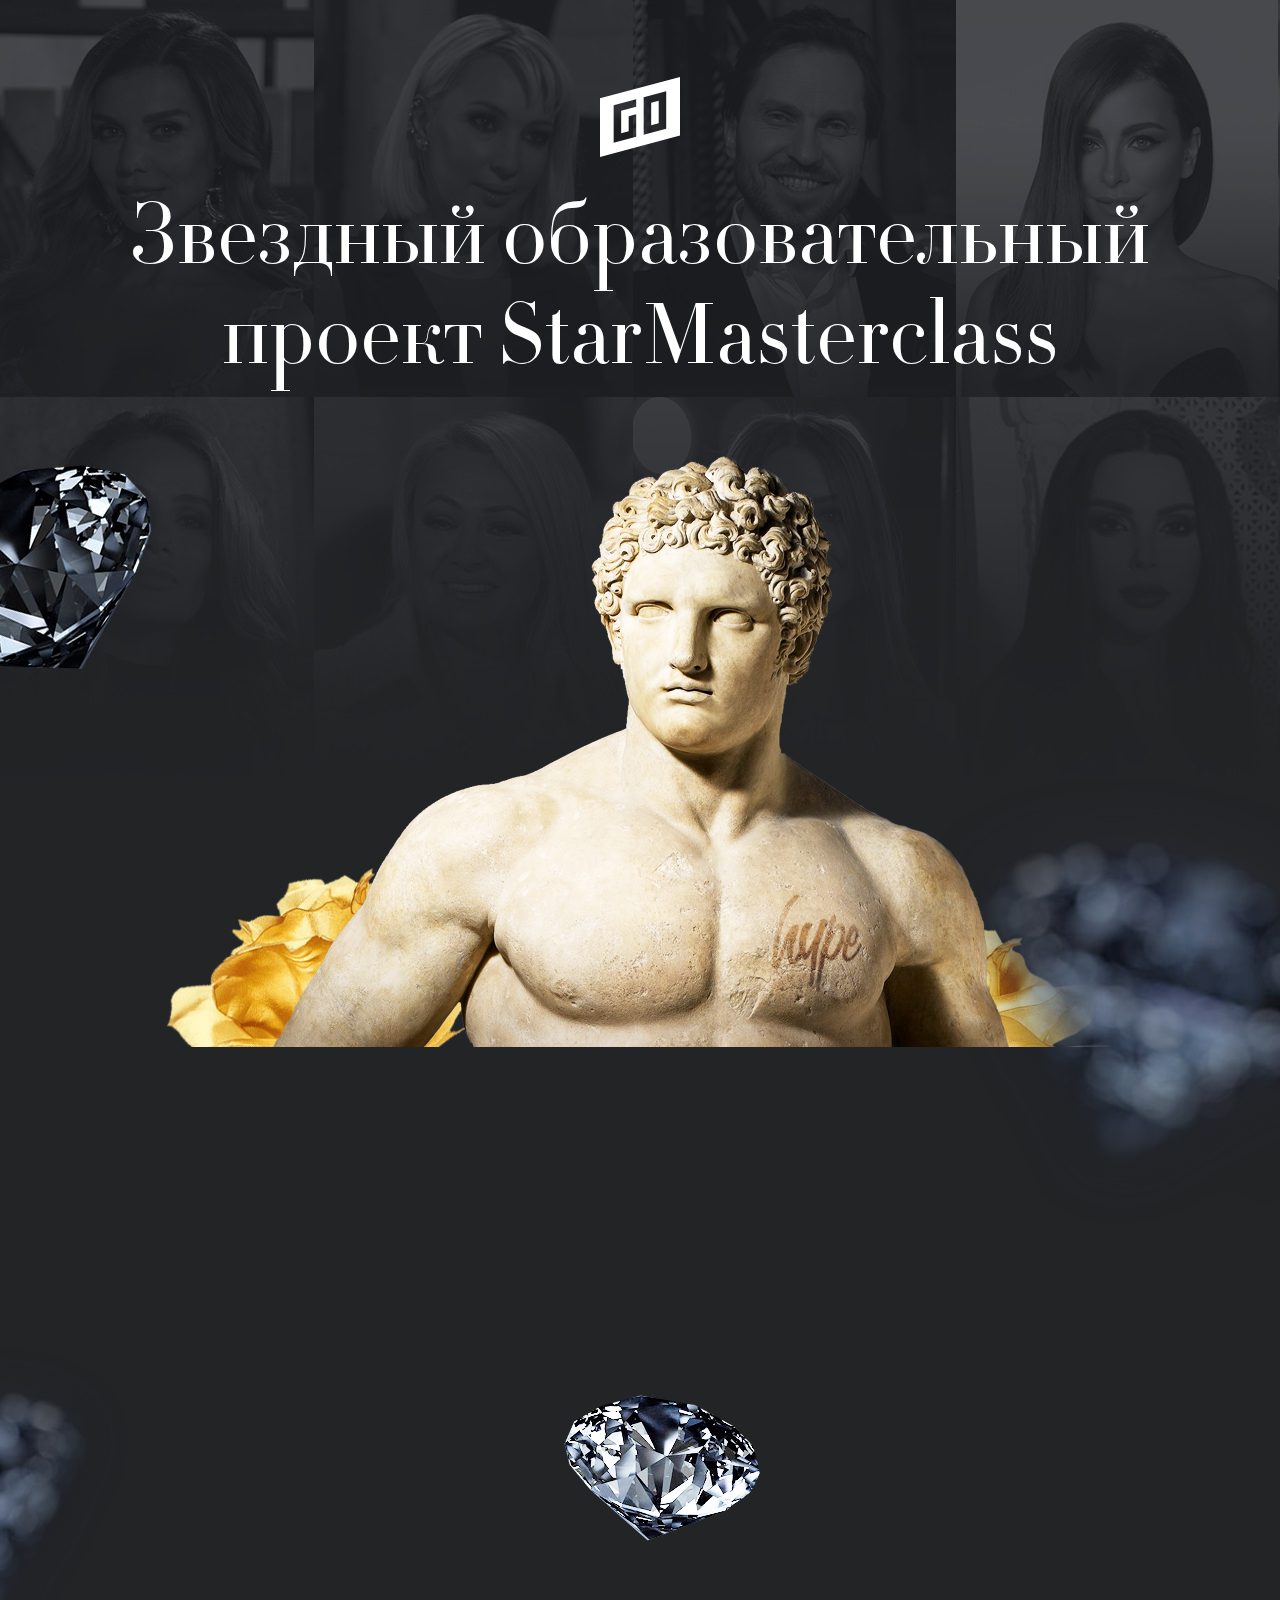
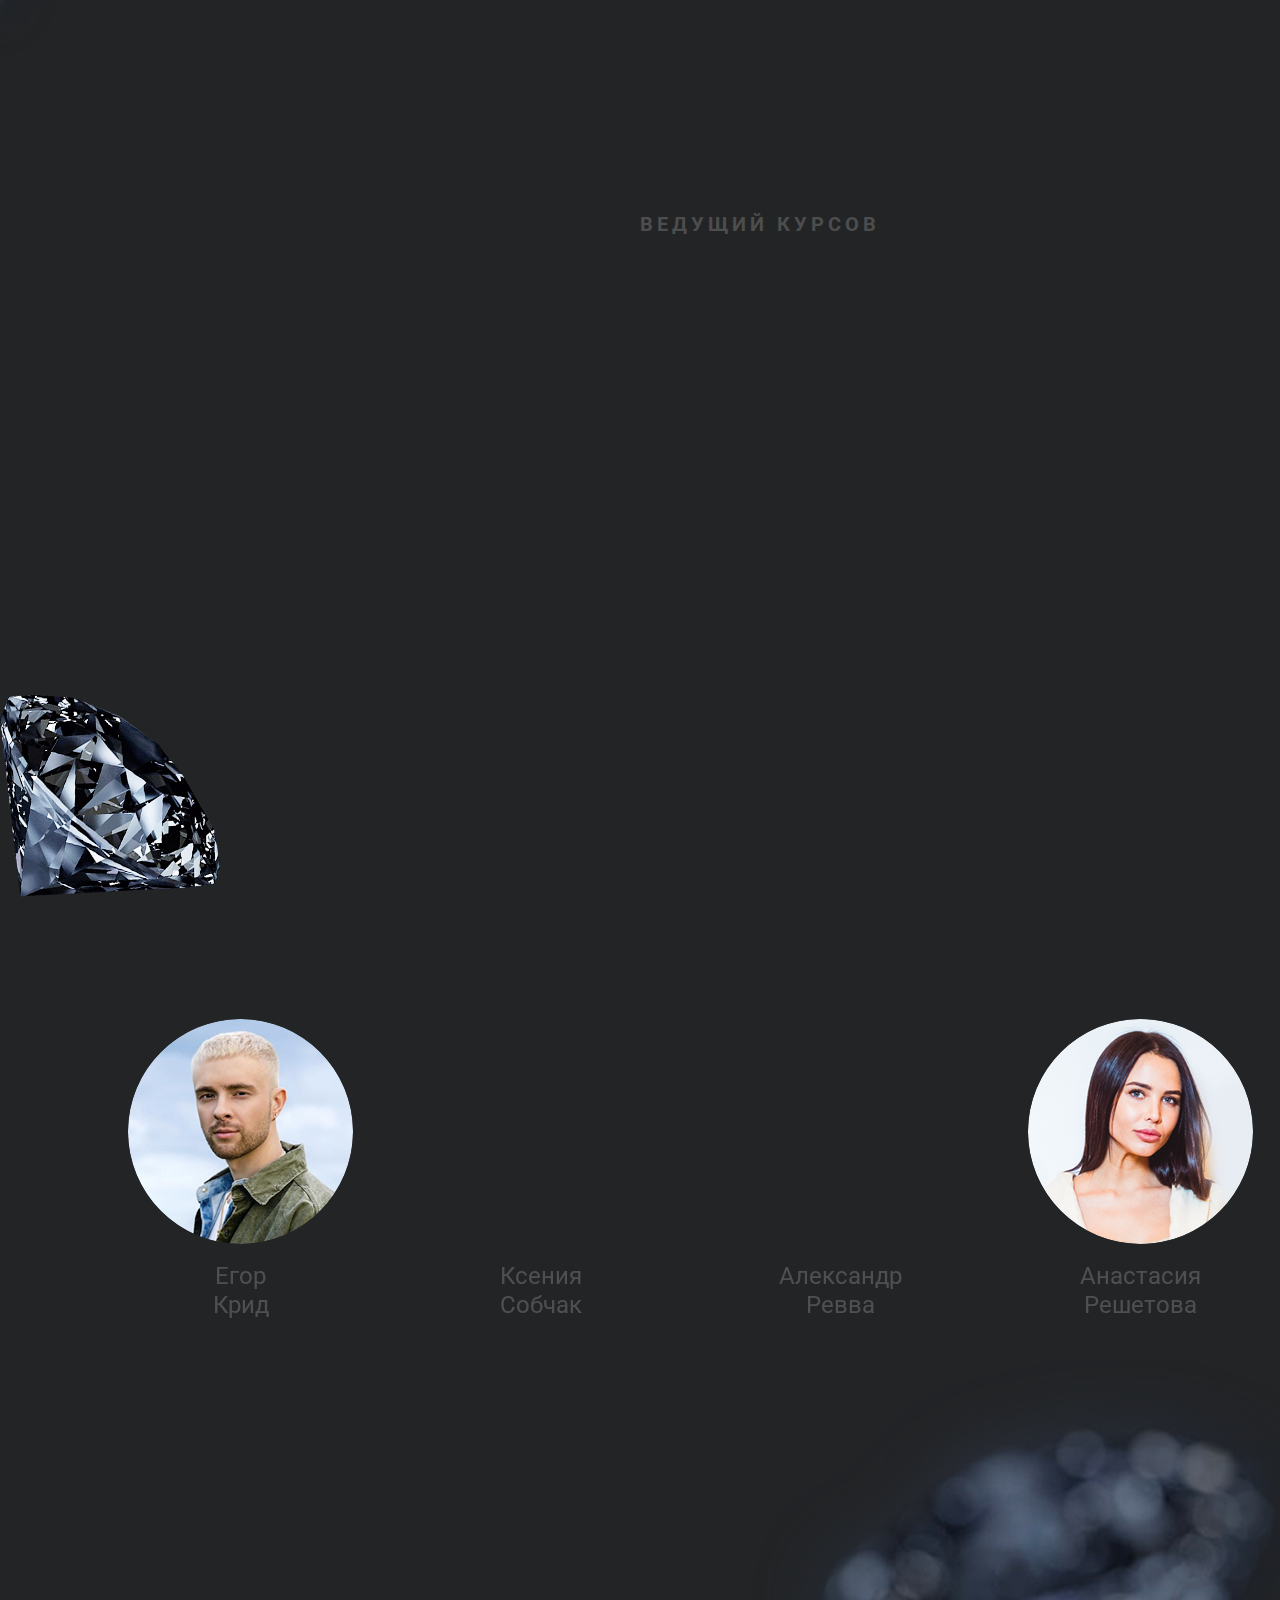
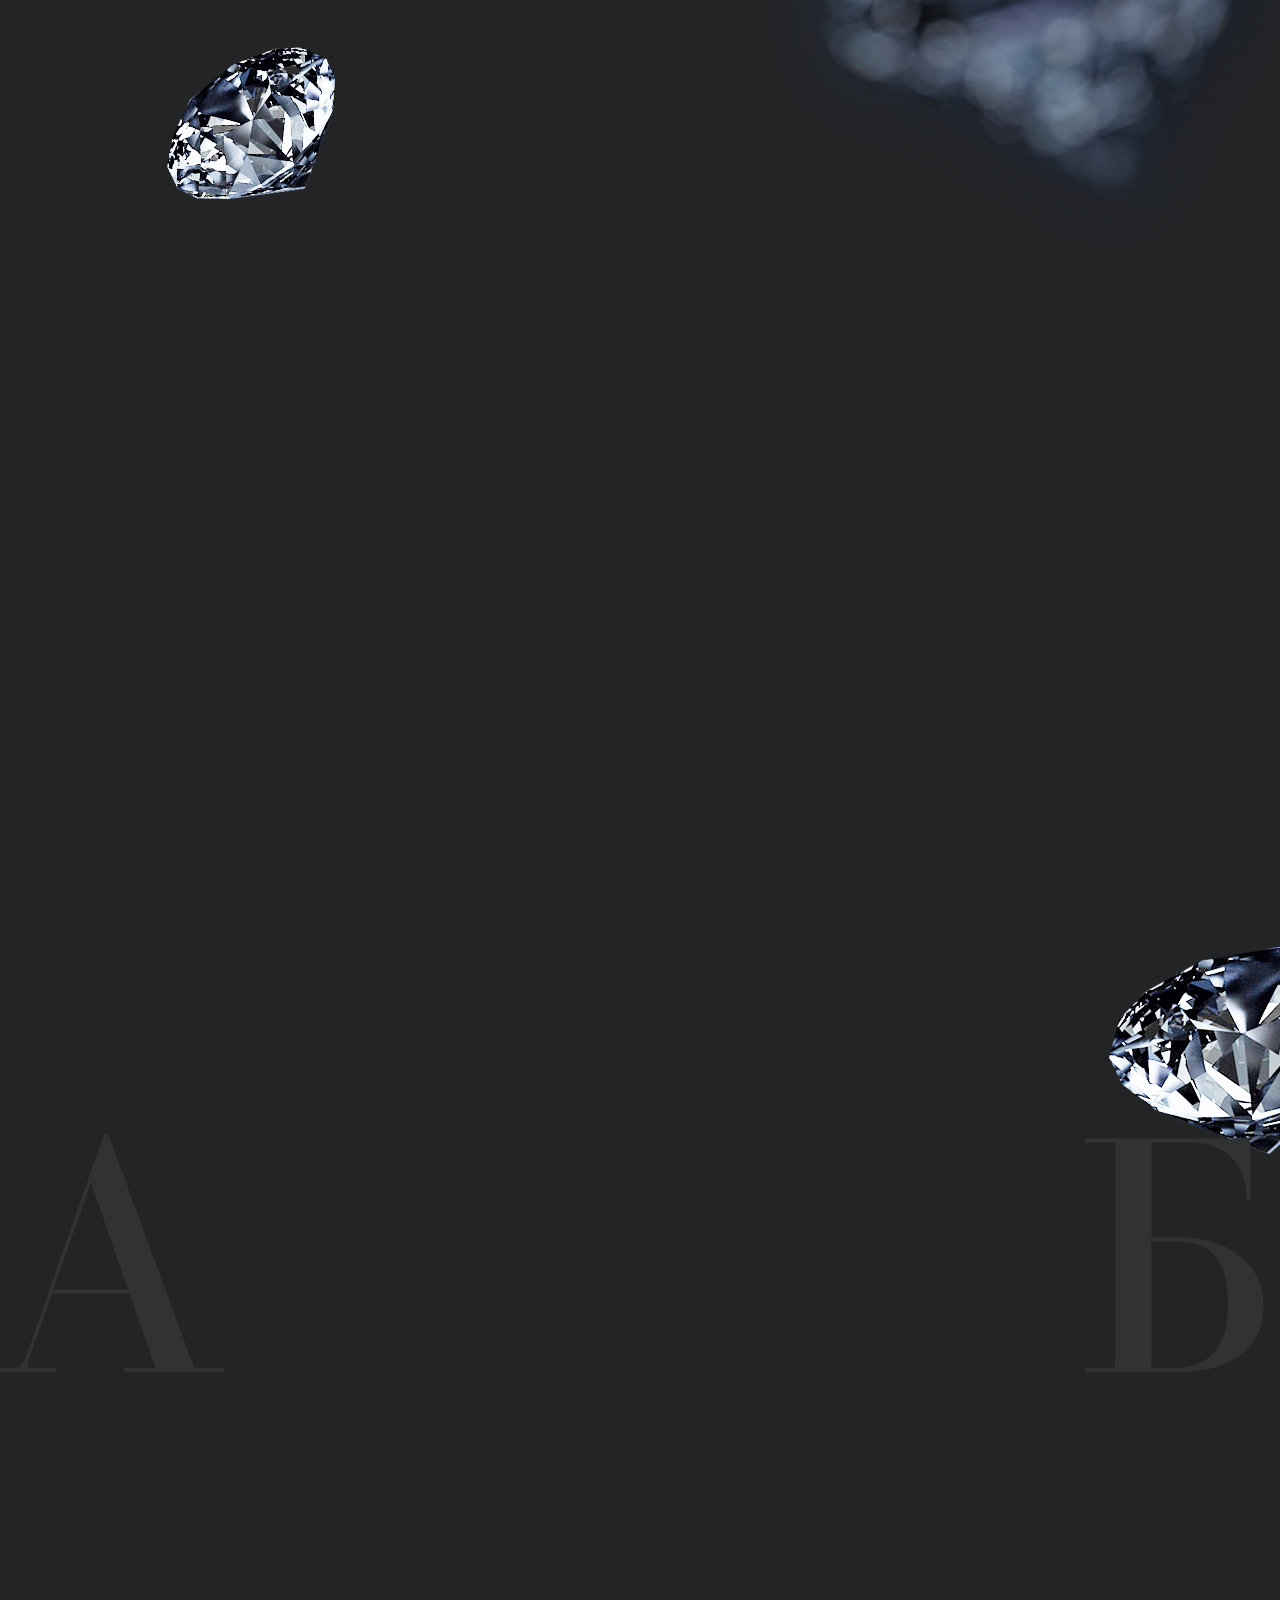
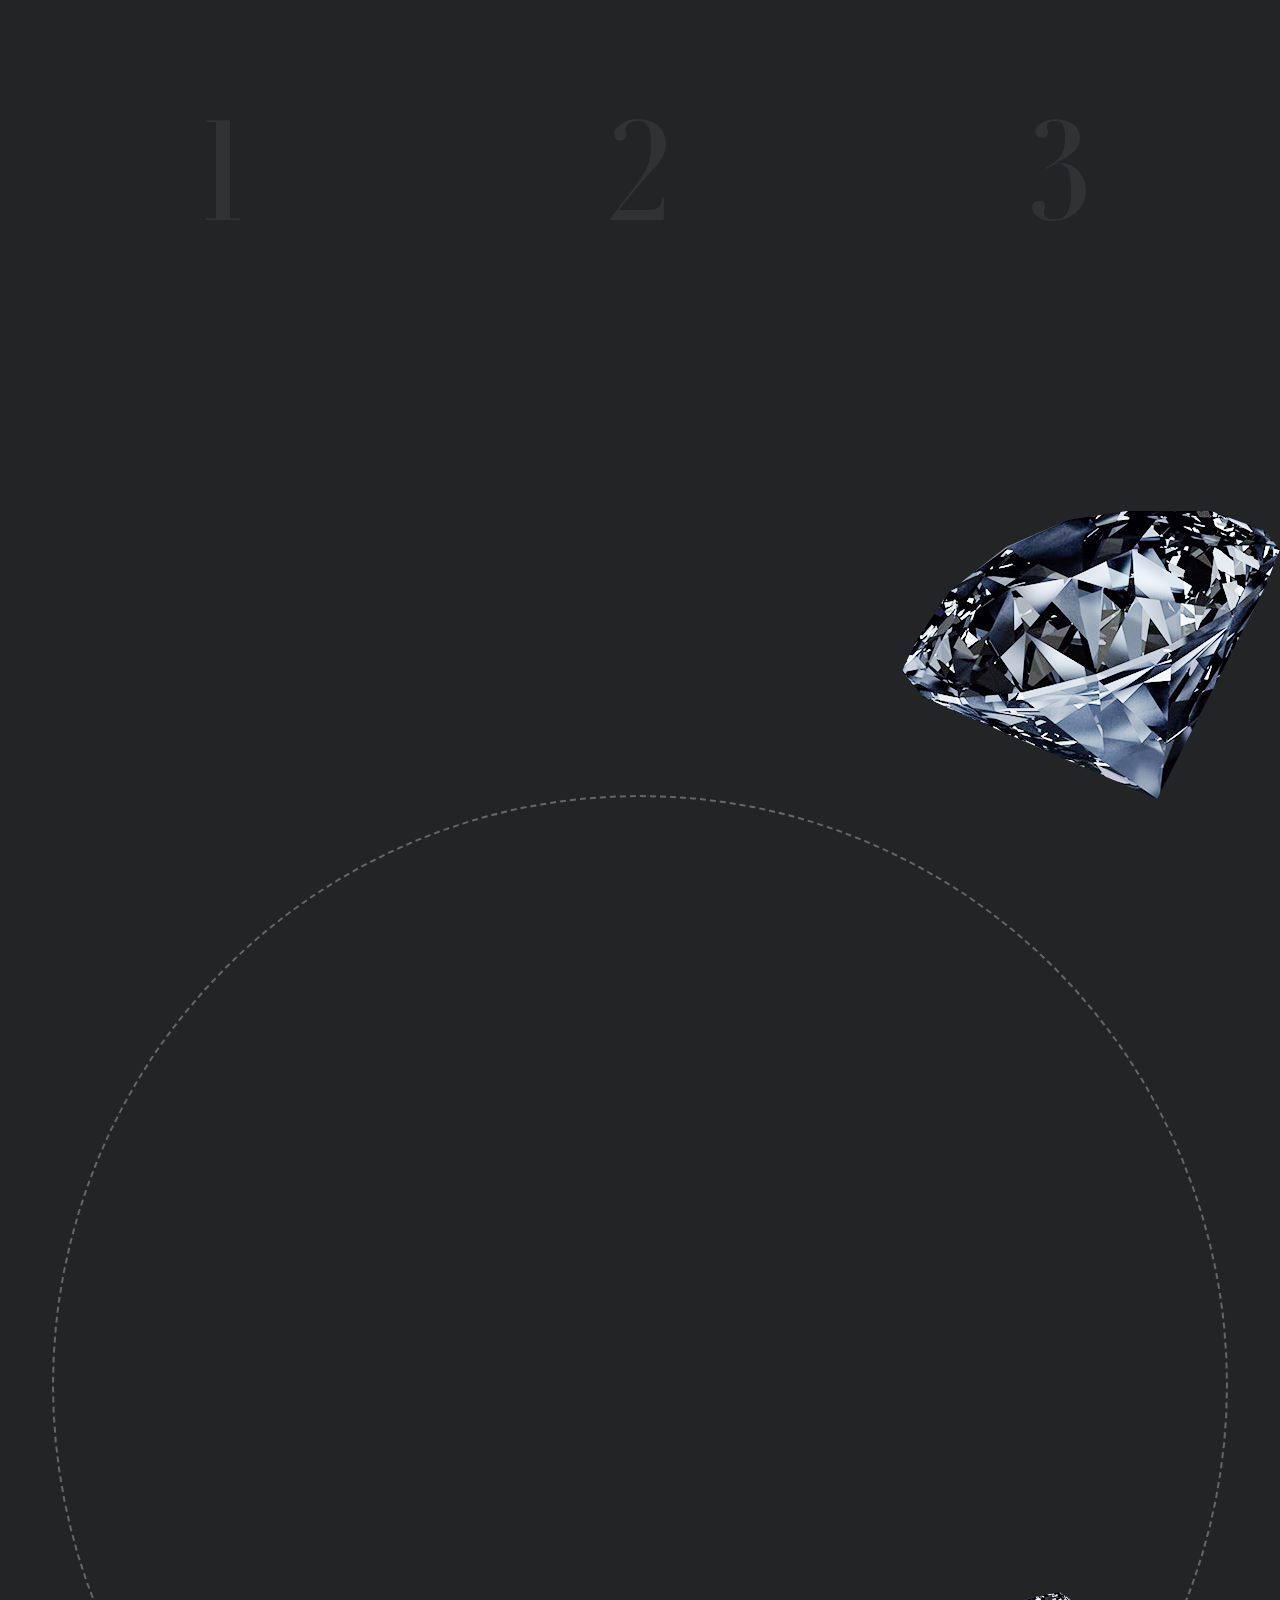
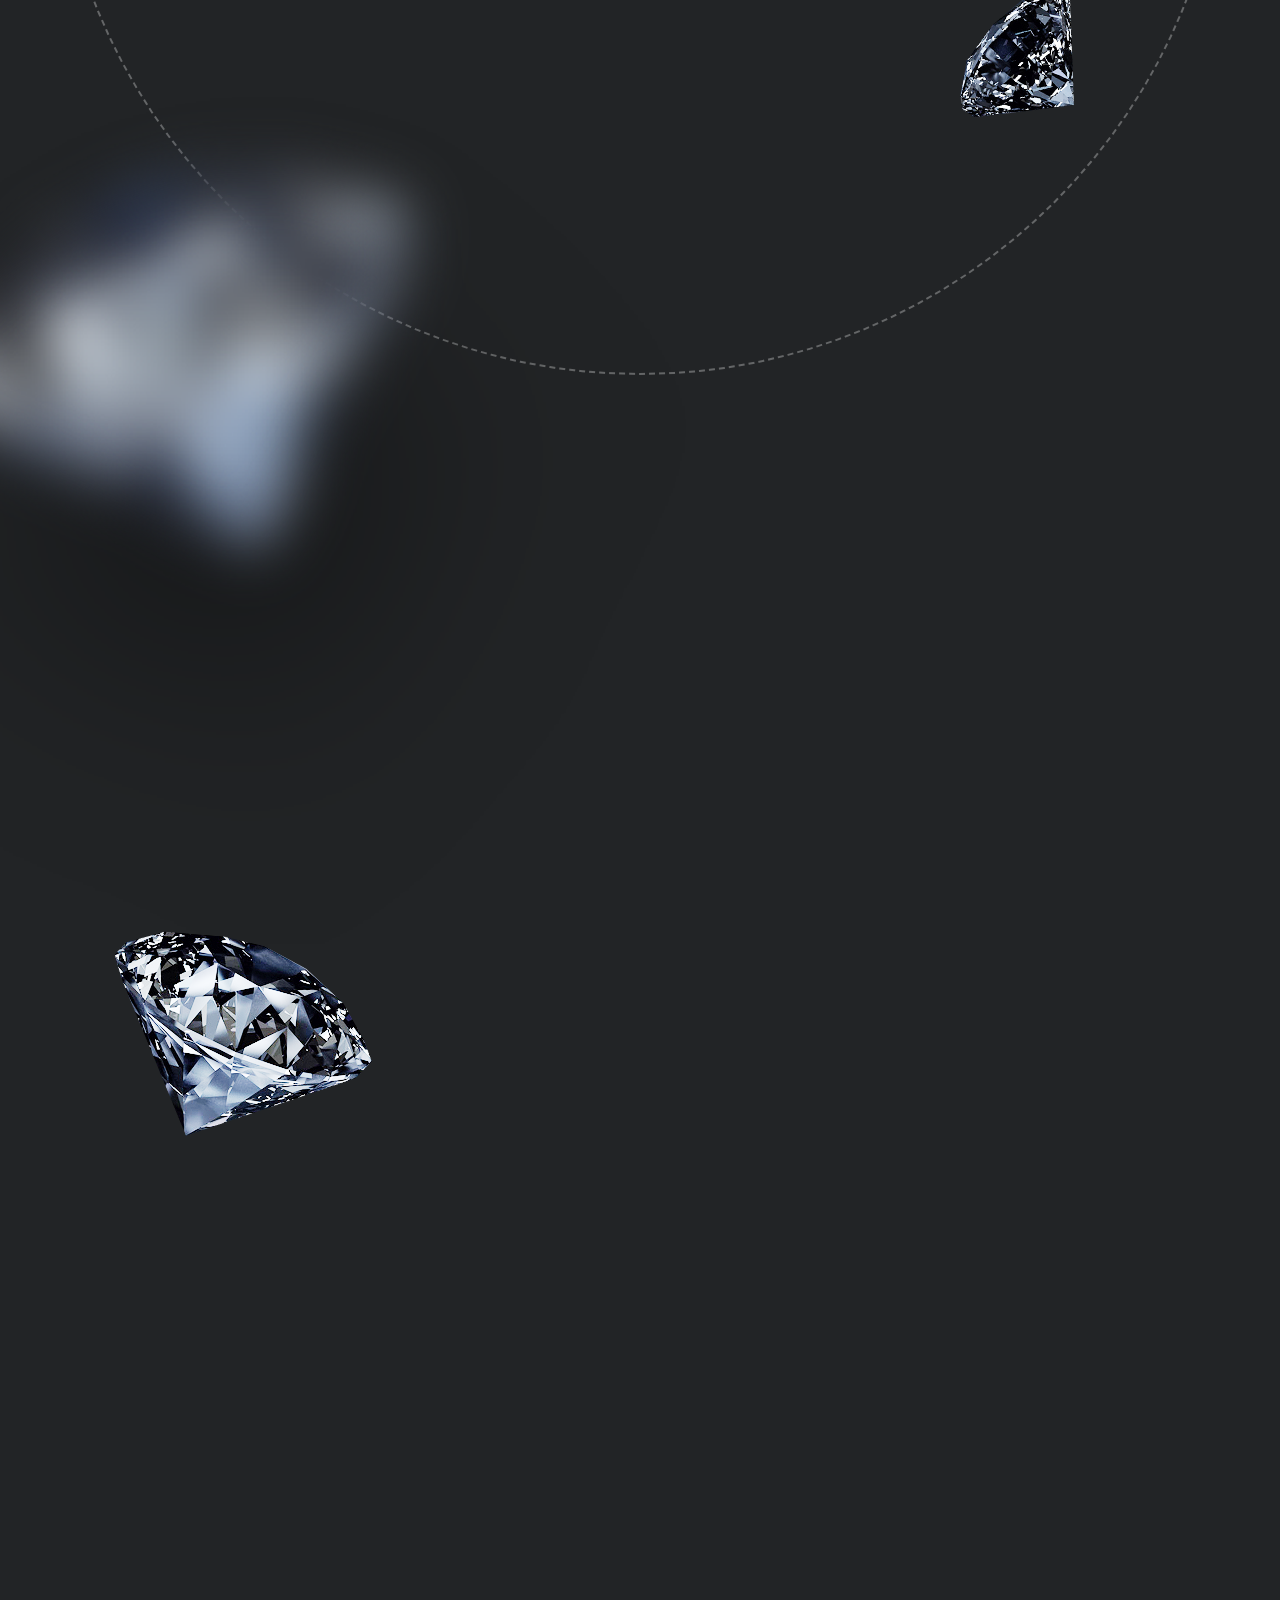
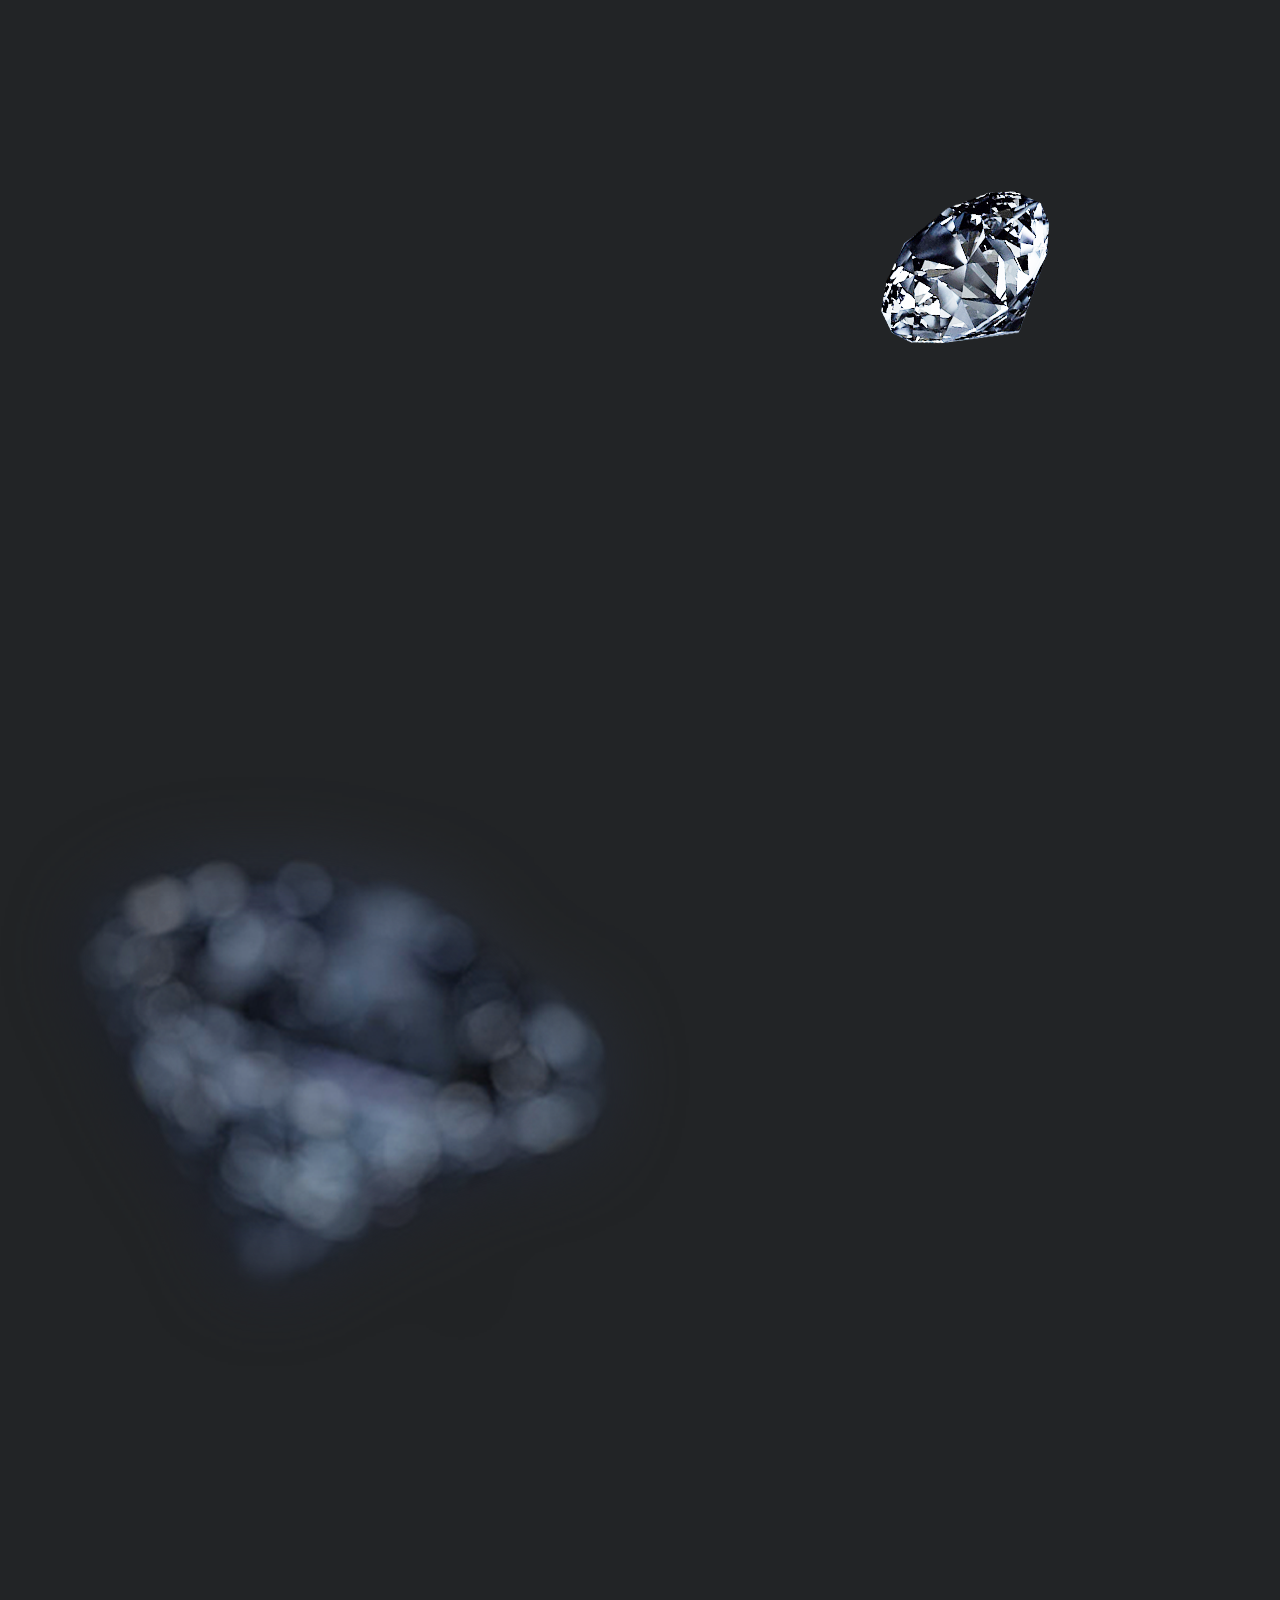
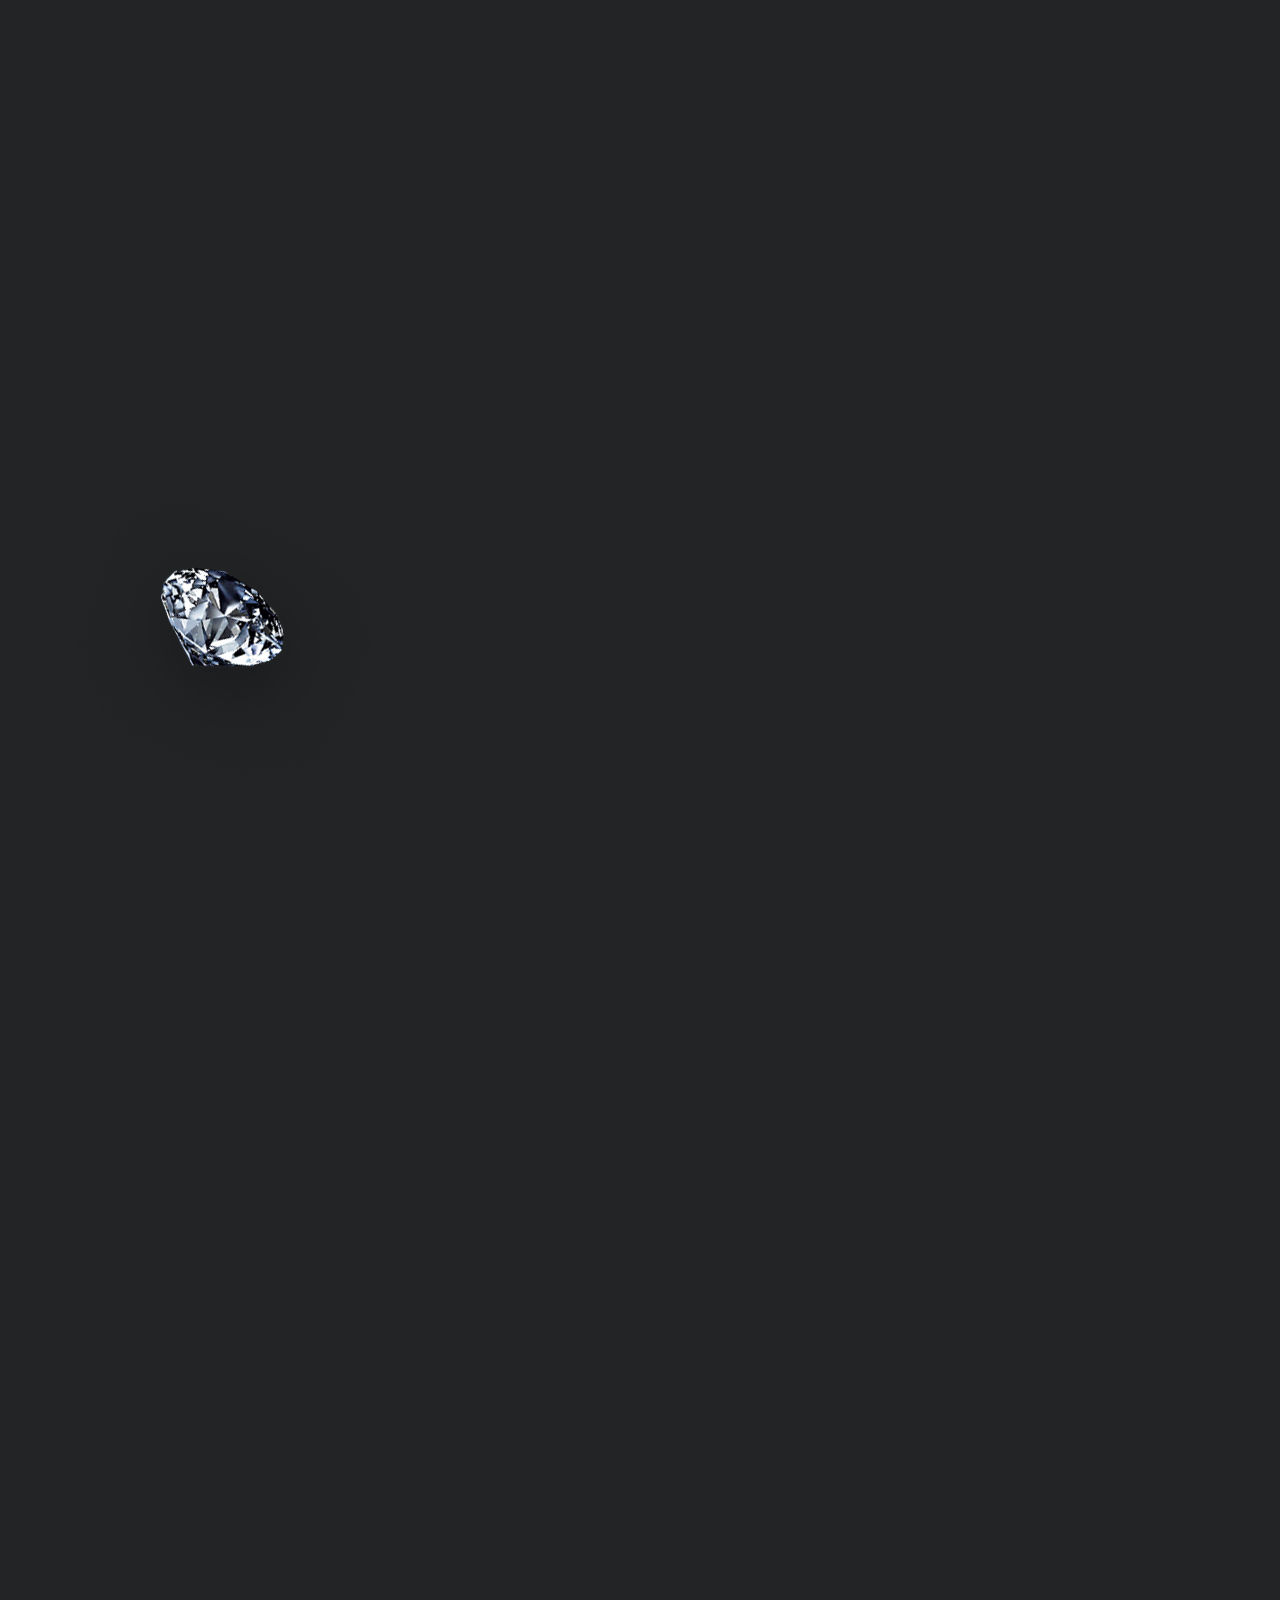
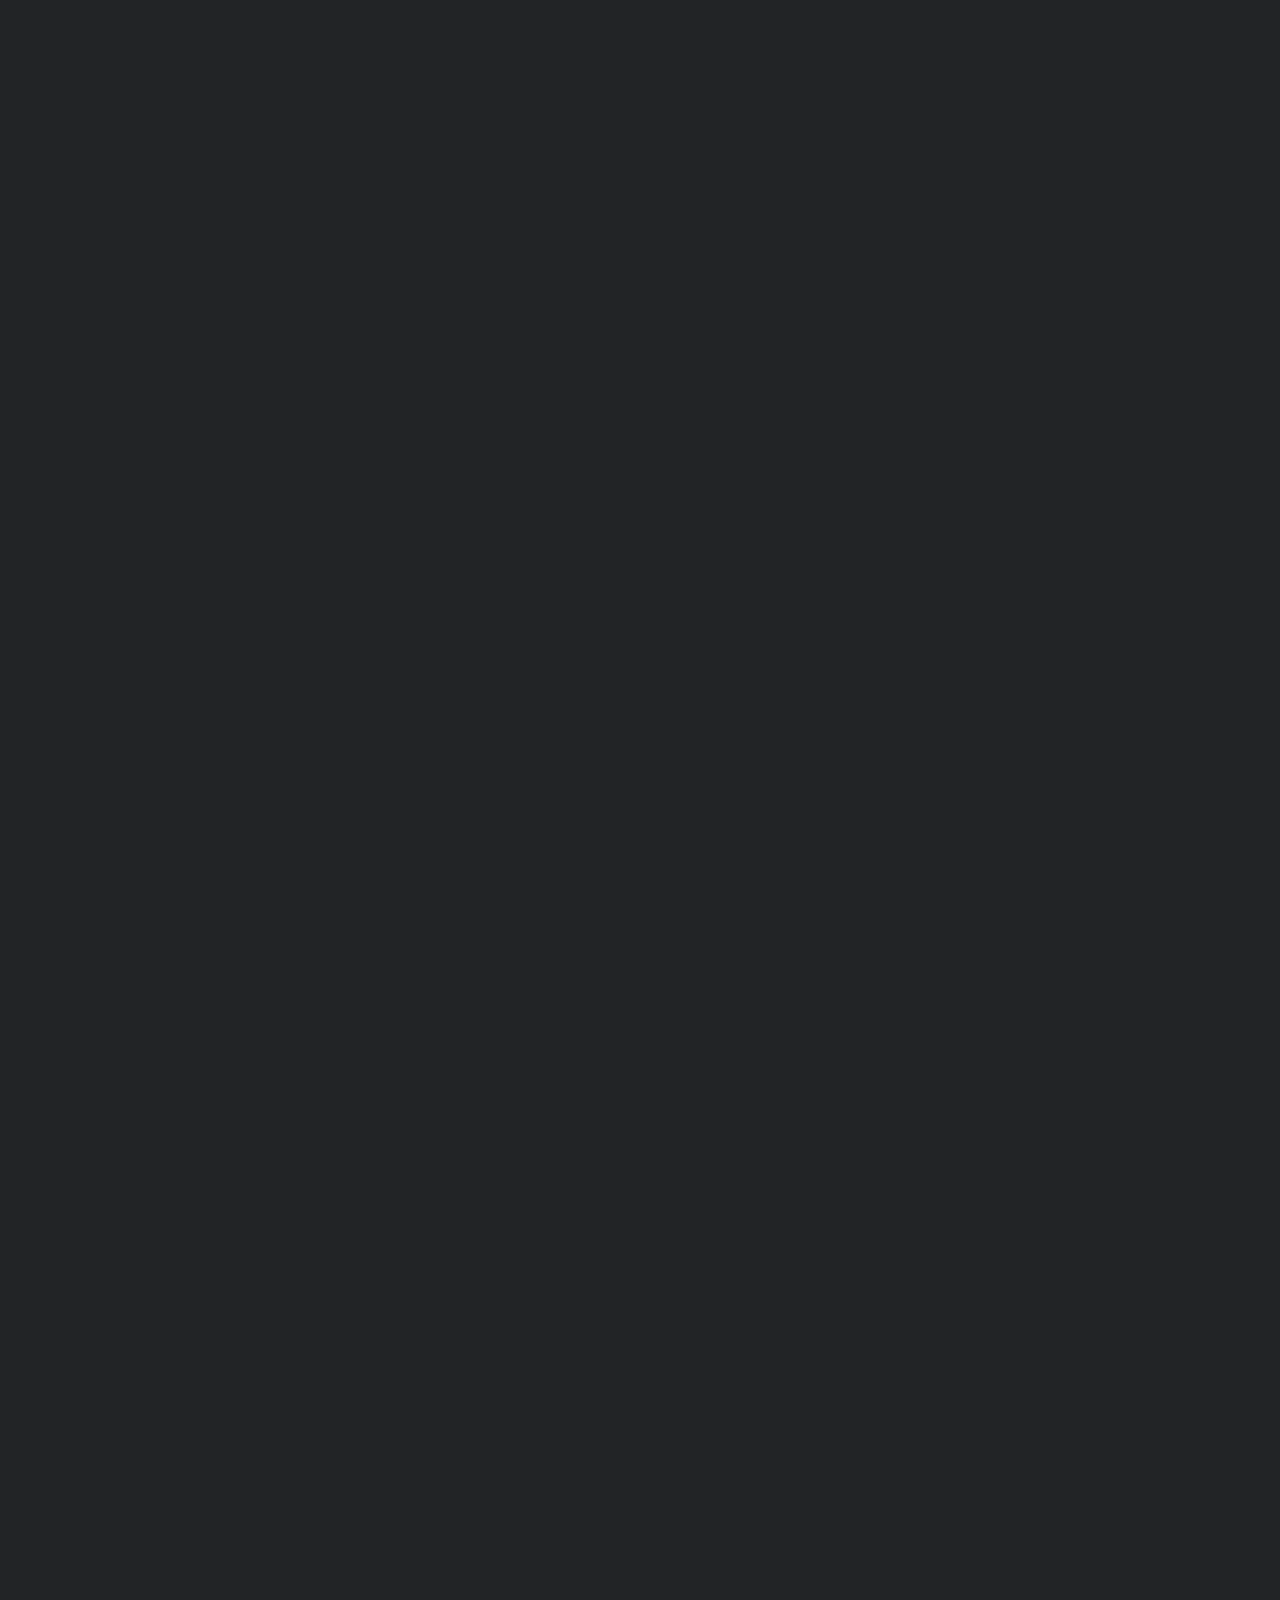
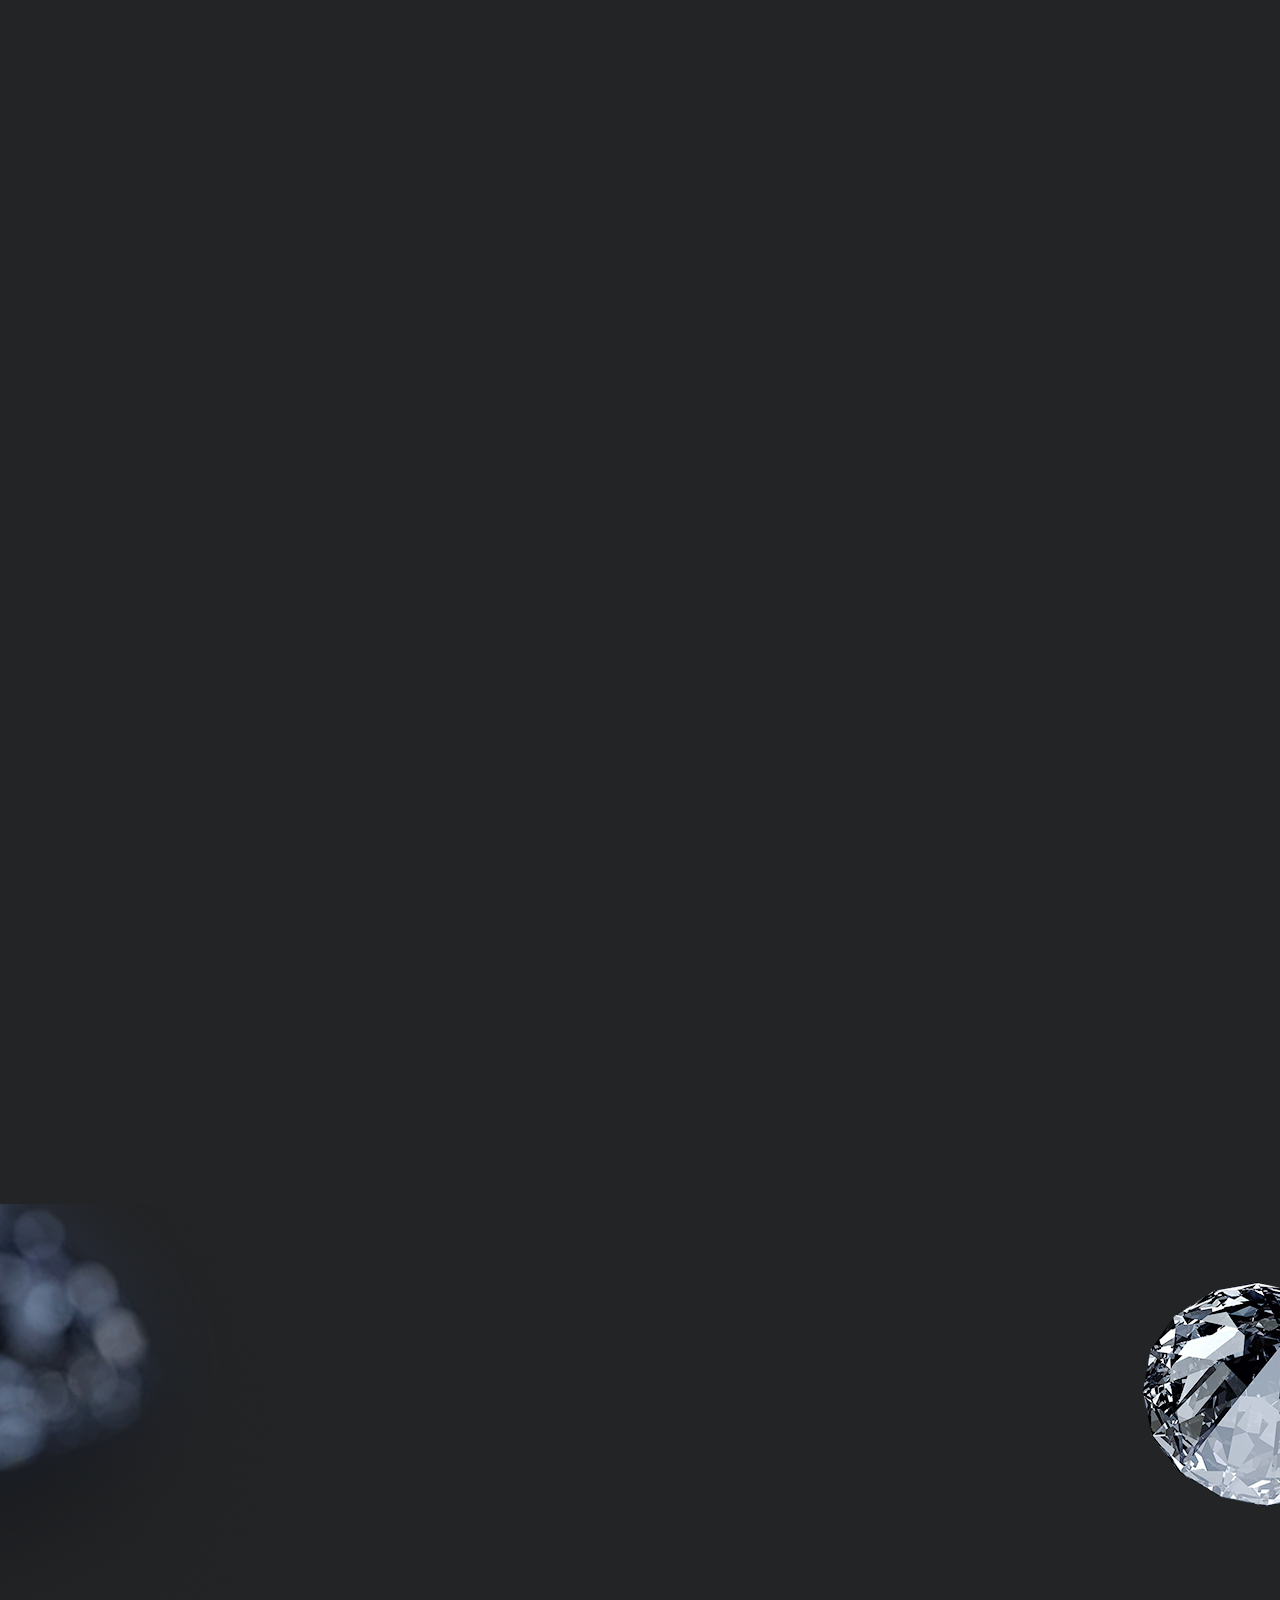
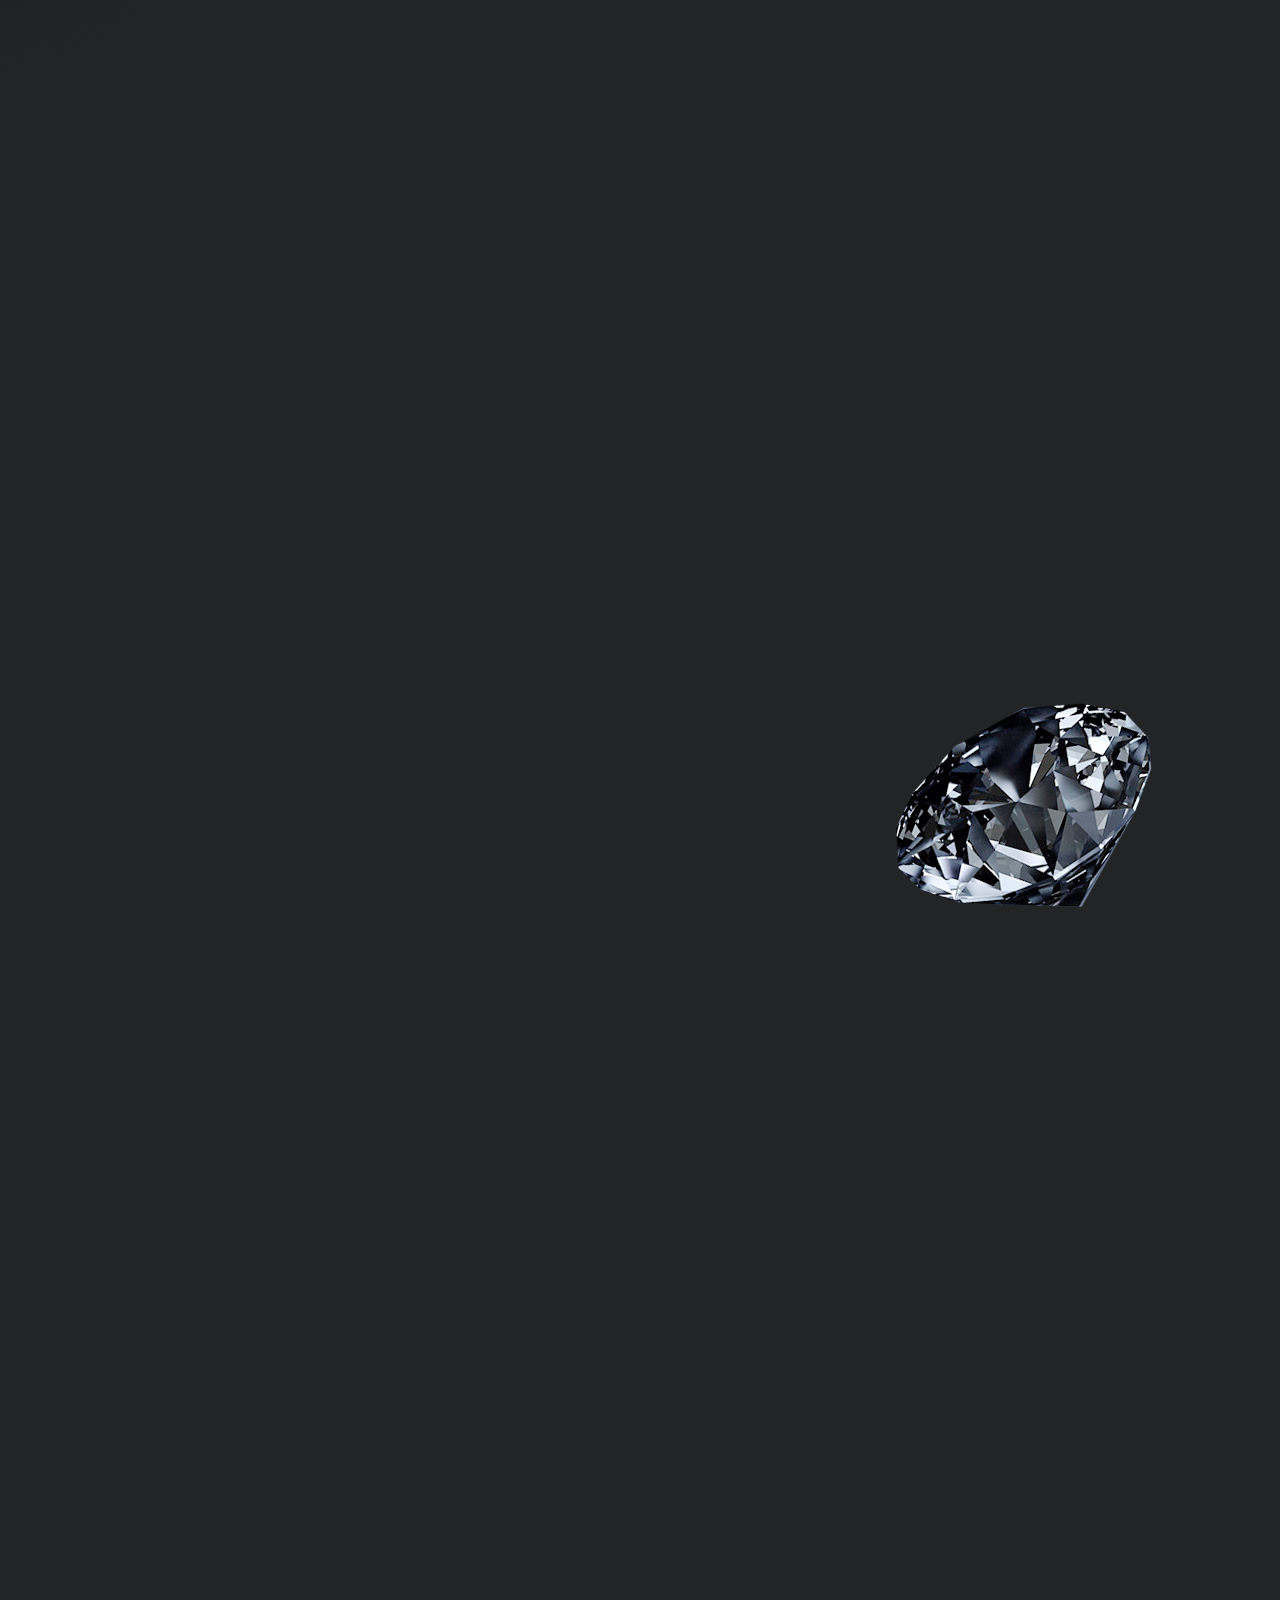
<file: godigitale.com/design/cases/cases-starmc.html>
<!DOCTYPE html>
<html lang="ru" class="page-cases-starmc">

<head>
	<title>Godigitale || Звездный образовательный проект StarMasterclass</title>
	<meta charset="utf-8">
	<meta name="keywords" content='Godigitale || Звездный образовательный проект StarMasterclass'>
	<meta name="description" content='Godigitale || Звездный образовательный проект StarMasterclass'>	
	<meta property="og:title" content='Godigitale || Звездный образовательный проект StarMasterclass'>
	<meta property="og:url" content="">	
	
	<meta name="format-detection" content="telephone=no">		
	<meta name="mobile-web-app-capable" content="yes">	
	
	<meta name="viewport" content="width=device-width, initial-scale=1, shrink-to-fit=no">
	
	<!-- favicon -->
	<link rel="shortcut icon" href="https://godigitale.com/fav.png">
	<!-- <link rel="apple-touch-icon" sizes="57x57" href="favicon/apple-icon-57x57.png">
	<link rel="apple-touch-icon" sizes="60x60" href="favicon/apple-icon-60x60.png">
	<link rel="apple-touch-icon" sizes="72x72" href="favicon/apple-icon-72x72.png">
	<link rel="apple-touch-icon" sizes="76x76" href="favicon/apple-icon-76x76.png">
	<link rel="apple-touch-icon" sizes="114x114" href="favicon/apple-icon-114x114.png">
	<link rel="apple-touch-icon" sizes="120x120" href="favicon/apple-icon-120x120.png">
	<link rel="apple-touch-icon" sizes="144x144" href="favicon/apple-icon-144x144.png">
	<link rel="apple-touch-icon" sizes="152x152" href="favicon/apple-icon-152x152.png">
	<link rel="apple-touch-icon" sizes="180x180" href="favicon/apple-icon-180x180.png">
	<link rel="icon" type="image/png" sizes="192x192"  href="favicon/android-icon-192x192.png">
	<link rel="icon" type="image/png" sizes="32x32" href="favicon/favicon-32x32.png">
	<link rel="icon" type="image/png" sizes="96x96" href="favicon/favicon-96x96.png">
	<link rel="icon" type="image/png" sizes="16x16" href="favicon/favicon-16x16.png">
	<link rel="manifest" href="favicon/manifest.json">
	<meta name="msapplication-TileColor" content="#ffffff">
	<meta name="msapplication-TileImage" content="favicon/ms-icon-144x144.png">
	<meta name="theme-color" content="#ffffff"> -->
		
	<!-- main style -->
	<link href="css/style.css?v=034" rel="stylesheet">	
		
	<!-- HTML5 shim and Respond.js for IE8 support of HTML5 elements and media queries -->
    <!--[if lt IE 9]>
      <script src="https://oss.maxcdn.com/html5shiv/3.7.3/html5shiv.min.js"></script>
      <script src="https://oss.maxcdn.com/respond/1.4.2/respond.min.js"></script>
	<![endif]-->

	<!-- Facebook Pixel Code -->
	<script>
		!function (f, b, e, v, n, t, s) {
			if (f.fbq) return; n = f.fbq = function () {
				n.callMethod ?
				n.callMethod.apply(n, arguments) : n.queue.push(arguments)
			};
			if (!f._fbq) f._fbq = n; n.push = n; n.loaded = !0; n.version = '2.0';
			n.queue = []; t = b.createElement(e); t.async = !0;
			t.src = v; s = b.getElementsByTagName(e)[0];
			s.parentNode.insertBefore(t, s)
		}(window, document, 'script',
			'https://connect.facebook.net/en_US/fbevents.js');
		fbq('init', '1947993398810700');
		fbq('track', 'PageView');
	</script>
	<noscript><img height="1" width="1" style="display:none"
			src="https://www.facebook.com/tr?id=1947993398810700&ev=PageView&noscript=1" /></noscript>
	<!-- End Facebook Pixel Code -->

	<!-- Chatra {literal} -->
	<script>
		(function (d, w, c) {
			w.ChatraID = 'hSDiumR34R666ArYw';
			var s = d.createElement('script');
			w[c] = w[c] || function () {
				(w[c].q = w[c].q || []).push(arguments);
			};
			s.async = true;
			s.src = 'https://call.chatra.io/chatra.js';
			if (d.head) d.head.appendChild(s);
		})(document, window, 'Chatra');
	</script>
	<!-- /Chatra {/literal} -->
</head>

<body>		
	
	<!--wrapper.begin-->
	<div class="wrapper">
	
		<!--wrapper-content.begin-->
		<div class="wrapper-content">		
						
			<!--cases-header.begin-->
			<header class="header-starmc parallax" data-paroller-factor="-0.1">
				<div class="container">
					
					<a href="#" class="logo wow fadeInDown" data-wow-delay=".5s" data-wow-duration=".5s" aria-label="Godigitale">						
						<img src="img/icons/logo.svg" alt="" class="logo-header-starmc">
					</a>
					
					<h1 class="header-starmc-title font-dietdidot wow fadeInUp" data-wow-delay=".5s" data-wow-duration=".5s">
						Звездный <span>образовательный</span> проект StarMasterclass
					</h1>
							
					<div class="header-statue">
						<div class="header-statue-picture">
							<!--<h2 class="header-statue-star">
								STAR!
							</h2>-->
							<img class="header-statue-image b-lazy wow fadeInUp" data-wow-delay=".55s" data-wow-duration=".55s" src="[data-uri]" data-src="img/cases/starmc/statue/header-statue.png" alt="">
							<img class="header-statue-image-decor b-lazy" src="[data-uri]" data-src="img/cases/starmc/statue/header-statue-decor.png" alt="">
						</div>
						
						<div class="header-statue-text wow fadeInUp" data-wow-delay=".55s" data-wow-duration=".55s">
							<h2>StarMasterclass — это проект в котором звезды помогут<br> 
								вам обрести гармонию в отношениях, начать заботиться<br> 
								о своем здоровье и раскрыть свой потенциал
							</h2>
						</div>
					</div>	
					
					<div class="starmc-logos">
						<div class="starmc-logo wow fadeInUp" data-wow-delay=".3s" data-wow-duration=".3s">
							<div class="starmc-logo-picture starmc-logo-picture-1"></div>
						</div>	
						<div class="starmc-logo wow fadeInUp" data-wow-delay=".35s" data-wow-duration=".35s">
							<div class="starmc-logo-picture starmc-logo-picture-2"></div>
						</div>
						<div class="starmc-logo wow fadeInUp" data-wow-delay=".4s" data-wow-duration=".4s">
							<div class="starmc-logo-picture starmc-logo-picture-3"></div>							
						</div>
						<div class="starmc-logo wow fadeInUp" data-wow-delay=".45s" data-wow-duration=".45s">
							<div class="starmc-logo-picture starmc-logo-picture-4"></div>
						</div>
						<div class="starmc-logo wow fadeInUp" data-wow-delay=".5s" data-wow-duration=".5s">
							<div class="starmc-logo-picture starmc-logo-picture-5"></div>
						</div>
						<div class="starmc-logo wow fadeInUp" data-wow-delay=".55s" data-wow-duration=".55s">
							<div class="starmc-logo-picture starmc-logo-picture-6"></div>
						</div>
						<div class="starmc-logo wow fadeInUp" data-wow-delay=".6s" data-wow-duration=".6s">
							<div class="starmc-logo-picture starmc-logo-picture-7"></div>
						</div>
						<div class="starmc-logo wow fadeInUp" data-wow-delay=".65s" data-wow-duration=".65s">
							<div class="starmc-logo-picture starmc-logo-picture-8"></div>
						</div>
					</div>
					
					<div class="header-diamond-1 parallax" data-paroller-factor=".09" data-paroller-type="foreground"></div>
					<div class="header-diamond-2 parallax" data-paroller-factor="-.05" data-paroller-type="foreground"></div>
					<div class="header-diamond-3 parallax" data-paroller-factor=".12" data-paroller-type="foreground"></div>					
				</div>
				<div class="header-diamond-4 parallax" data-paroller-factor=".2" data-paroller-type="foreground"></div>
			</header>
			<!--cases-header.end-->
			
			<!--section-starmc-leading.begin-->
			<section class="section-starmc-leading">
				<div class="container">
					
					<div class="starmc-leading">
						<div class="starmc-leading-item wow fadeInUp" data-wow-delay=".3s" data-wow-duration=".3s">
							<div class="starmc-leading-picture">
								<img class="starmc-leading-image" src="img/cases/starmc/davlet.png" alt="">	
								<img class="starmc-leading-image-head" src="img/cases/starmc/davlet-head.png" alt="">
								<img class="starmc-leading-image-text-1" src="img/cases/starmc/davletyarov-circle-text.png" alt="">
								<img class="starmc-leading-image-text-2" src="img/cases/starmc/davletyarov-circle-text-2.png" alt="">
							</div>								
						</div>
						<div class="starmc-leading-item">
							<div class="starmc-leading-text">
								<h2>ведущий курсов <span class="font-dietdidot wow fadeInUp" data-wow-delay=".35s" data-wow-duration=".35s">Арман Давлетяров</span></h2>
								<p class="wow fadeInUp" data-wow-delay=".45s" data-wow-duration=".45s">Генеральный директор национального музыкального канала Муз-ТВ, директор ежегодной национальной телевизионной премии «Премия Муз-ТВ»</p>
							</div>
						</div>
					</div>					
				</div>
			</section>
			<!--section-starmc-leading.end-->		
			
			<!--section-starmc-experts.begin-->
			<section class="section-starmc-experts">
				<div class="container">				
				    <div class="starmc-experts">				
						<h2 class="font-dietdidot wow fadeInUp" data-wow-delay=".3s" data-wow-duration=".3s">
							star-experts
						</h2>							
						<div class="starmc-experts-items parallax js-scrollbar" 
							data-paroller-factor="1.5" 
							data-paroller-factor-sm=".3"
							data-paroller-factor-xs=".0001" 
							data-paroller-type="foreground" 
							data-paroller-direction="horizontal">
							<figure class="starmc-experts-item">
								<div class="starmc-experts-picture">
									<img src="img/cases/starmc/experts/krid.png" alt="">
								</div>
								<figcaption><h3 class="starmc-experts-name">Егор<br> Крид</h3></figcaption>
							</figure>
							<figure class="starmc-experts-item">
								<div class="starmc-experts-picture">
									<img class="b-lazy" src="[data-uri]" data-src="img/cases/starmc/experts/sobchak.png" alt="">
								</div>
								<figcaption><h3 class="starmc-experts-name">Ксения<br> Собчак</h3></figcaption>
							</figure>
							<figure class="starmc-experts-item">
								<div class="starmc-experts-picture">
									<img class="b-lazy" src="[data-uri]" data-src="img/cases/starmc/experts/revva.png" alt="">
								</div>
								<figcaption><h3 class="starmc-experts-name">Александр<br> Ревва</h3></figcaption>
							</figure>
							<figure class="starmc-experts-item">
								<div class="starmc-experts-picture">
									<img src="img/cases/starmc/experts/reshetova.png" alt="">
								</div>
								<figcaption><h3 class="starmc-experts-name">Анастасия<br> Решетова</h3></figcaption>
							</figure>
							<figure class="starmc-experts-item">
								<div class="starmc-experts-picture">
									<img src="img/cases/starmc/experts/gun.png" alt="">
								</div>
								<figcaption><h3 class="starmc-experts-name">Это же сам<br> G-GUN!</h3></figcaption>
							</figure>
							<figure class="starmc-experts-item">
								<div class="starmc-experts-picture">
									<img src="img/cases/starmc/experts/gagarina.png" alt="">
								</div>
								<figcaption><h3 class="starmc-experts-name">Полина<br> Гагарина</h3></figcaption>
							</figure>
							<figure class="starmc-experts-item">
								<div class="starmc-experts-picture">
									<img src="img/cases/starmc/experts/lazarev.png" alt="">
								</div>
								<figcaption><h3 class="starmc-experts-name">Сергей<br> Лазарев</h3></figcaption>
							</figure>
							<figure class="starmc-experts-item">
								<div class="starmc-experts-picture">
									<img src="img/cases/starmc/experts/aiza.png" alt="">
								</div>
								<figcaption><h3 class="starmc-experts-name">Айза<br> Анохина</h3></figcaption>
							</figure>
						</div>						
					</div>			
					
					<div class="starmc-experts-info wow fadeInUp" data-wow-delay=".4s" data-wow-duration=".4s">
						Топовые звезды российского шоу-бизнеса приняли участие в проекте и поделились своим опытом в интервью Арману Давлетярову
					</div>
					
					<div class="starmc-statue starmc-statue-venera wow fadeInUp" data-wow-delay=".5s" data-wow-duration=".5s">						
						<img class="starmc-statue-image" src="img/cases/starmc/statue/statue-venera.png" alt="">
						<div class="starmc-statue-inner">
							<img class="starmc-statue-image-line" src="img/cases/starmc/statue/statue-line.svg" alt="">							
							<img class="starmc-statue-image-text" src="img/cases/starmc/statue/statue-venera-text.png" alt="">
						</div>
					</div>
					
					<div class="experts-diamond-1 parallax" data-paroller-factor=".2" data-paroller-type="foreground"></div>
					<div class="experts-diamond-3 parallax" data-paroller-factor=".2" data-paroller-type="foreground"></div>
				</div>
				
				<div class="experts-diamond-2 parallax" data-paroller-factor=".1" data-paroller-type="foreground"></div>
				<div class="experts-diamond-4 parallax" data-paroller-factor=".2" data-paroller-type="foreground"></div>
			</section>
			<!--section-starmc-experts.end-->			
			
			<!--section-starmc-target.begin-->
			<section class="section-starmc-target">
				<div class="container">
					
					<div class="starmc-target">
						<h2 class="font-dietdidot wow fadeInUp" data-wow-delay=".35s" data-wow-duration=".35s">Задачи и цели</h2>						
						<p class="wow fadeInUp" data-wow-delay=".45s" data-wow-duration=".45s">Разработать концепцию и фирменный стиль, который передает уникальность проекта. Спроектировать и задизайнить элементы воронки продаж в интернете</p>
					</div>
					
					<div class="starmc-target-concept">
						<div class="starmc-target-concept-letters">
							<div class="starmc-target-concept-a font-dietdidot parallax" 
								data-paroller-factor=".05"  
							    data-paroller-direction="horizontal">А</div>
							<div class="starmc-target-concept-b font-dietdidot parallax" 
								data-paroller-factor=".05"  
							    data-paroller-direction="horizontal">Б</div>
						</div>					
						
						<div class="starmc-target-concept-inner wow fadeInUp" data-wow-delay=".35s" data-wow-duration=".35s">
							<img class="starmc-target-concept-circle-text b-lazy" src="[data-uri]" data-src="img/cases/starmc/starmc-target-concept-circle-text.png" alt="">
							<img class="starmc-target-concept-line-dashed" src="img/cases/starmc/starmc-target-concept-line-dashed.svg" alt="">
							<img class="starmc-target-concept-horse b-lazy" src="[data-uri]" data-src="img/cases/starmc/horse.png" alt="">
						</div>
						
						<div class="starmc-target-concept-items js-scrollbar">
							<div class="starmc-target-concept-item">
								<div class="starmc-target-concept-i wow fadeInUp" data-wow-delay=".3s" data-wow-duration=".3s">
									<img src="img/cases/starmc/starmc-target-concept/01.svg" alt="">
								</div>
								<div class="starmc-target-concept-text">
									<div class="starmc-target-concept-text-inner">
										<div class="starmc-target-concept-num font-dietdidot">1</div>
										<h3 class="starmc-target-concept-caption wow fadeInUp" data-wow-delay=".4s" data-wow-duration=".4s">Концепция<br> и фирменный стиль</h3> 
									</div>
								</div>
							</div>
							<div class="starmc-target-concept-item">
								<div class="starmc-target-concept-i wow fadeInUp" data-wow-delay=".35s" data-wow-duration=".35s">
									<img src="img/cases/starmc/starmc-target-concept/02.svg" alt="">
								</div>
								<div class="starmc-target-concept-text">
									<div class="starmc-target-concept-text-inner">
										<div class="starmc-target-concept-num font-dietdidot">2</div>
										<h3 class="starmc-target-concept-caption wow fadeInUp" data-wow-delay=".45s" data-wow-duration=".45s">Прототипы<br> и путь пользователя </h3> 
									</div>
								</div>
							</div>
							<div class="starmc-target-concept-item">
								<div class="starmc-target-concept-i wow fadeInUp" data-wow-delay=".4s" data-wow-duration=".4s">
									<img src="img/cases/starmc/starmc-target-concept/03.svg" alt="">
								</div>
								<div class="starmc-target-concept-text">
									<div class="starmc-target-concept-text-inner">
										<div class="starmc-target-concept-num font-dietdidot">3</div>
										<h3 class="starmc-target-concept-caption wow fadeInUp" data-wow-delay=".5s" data-wow-duration=".5s">Дизайн<br> и упаковка </h3> 
									</div>
								</div>
							</div>
						</div>
					</div>
					
				</div>
				
				<div class="target-diamond-1 parallax" data-paroller-factor=".25" data-paroller-type="foreground"></div>
			</section>
			<!--section-starmc-target.end-->
			
			<!--section-starmc-branding.begin-->
			<section class="section-starmc-branding">
				<div class="container">					
					<div class="starmc-branding">
						<h2 class="starmc-branding-title font-dietdidot wow fadeInUp" data-wow-delay=".3s" data-wow-duration=".3s">
							branding
						</h2>					
						<div class="starmc-formstyle">						    
							<span class="starmc-formstyle-circle">
								<span class="starmc-formstyle-circle-dot-1 wow fadeInUp" data-wow-delay=".3s" data-wow-duration=".3s"></span>
								<span class="starmc-formstyle-circle-dot-2 wow fadeInUp" data-wow-delay=".35s" data-wow-duration=".35s"></span>
								<span class="starmc-formstyle-circle-dot-3 wow fadeInUp" data-wow-delay=".4s" data-wow-duration=".4s"></span>
							</span>
							<div class="starmc-formstyle-items">
								<div class="starmc-formstyle-item starmc-formstyle-item-1">
									<h3 class="starmc-formstyle-title font-dietdidot wow fadeInUp" data-wow-delay=".45s" data-wow-duration=".45s" id="scrollFirStyle">Фирменный стиль</h3>
									<p class="wow fadeInUp" data-wow-delay=".5s" data-wow-duration=".5s">Золотые элементы легли в основу брендинга, а сочетание белых элементов и темного фона — помогло правильно расставить акценты и направить пользователя</p>
								</div>
								<div class="starmc-formstyle-item starmc-formstyle-item-2">								
									<div class="starmc-formstyle-fonts">
										<div class="starmc-formstyle-font font-dietdidot wow fadeInUp" data-wow-delay=".4s" data-wow-duration=".4s">
											Аа
											<div class="starmc-formstyle-font-family parallax" 
												data-paroller-factor=".05" 
												data-paroller-type="foreground" 
												data-paroller-direction="horizontal">
												DietDidot
											</div>
										</div>
										<div class="starmc-formstyle-font wow fadeInUp" data-wow-delay=".45s" data-wow-duration=".45s">
											<div class="starmc-formstyle-font-cross"></div>
										</div>
										<div class="starmc-formstyle-font wow fadeInUp" data-wow-delay=".5s" data-wow-duration=".5s">
											Аа
											<div class="starmc-formstyle-font-family parallax" 
												data-paroller-factor="-.05" 
												data-paroller-type="foreground" 
												data-paroller-direction="horizontal">
												Roboto
											</div>
										</div>
									</div>								
								</div>
								<div class="starmc-formstyle-item starmc-formstyle-item-3">
									<p class="wow fadeInUp" data-wow-delay=".4s" data-wow-duration=".4s">Концепция и фирменный стиль — основной фундамент<br> дизайна страниц и маретинговых материалов</p>								
								</div>
								<div class="starmc-formstyle-item starmc-formstyle-item-4 wow fadeInUp" data-wow-delay=".5s" data-wow-duration=".5s">								
									<img class="starmc-statue-foot" src="img/cases/starmc/statue/statue-foot.png" alt="">
								</div>
							</div>
						</div>
					</div>						
				</div>
				<div class="target-branding-1 parallax" data-paroller-factor=".05" data-paroller-type="foreground"></div>
				<div class="target-branding-2 parallax" data-paroller-factor=".1" data-paroller-type="foreground"></div>
				<div class="target-branding-3 parallax" data-paroller-factor=".2" data-paroller-type="foreground"></div>
			</section>
			<!--section-starmc-branding.end-->
			
			<!--section-starmc-prototype.begin-->
			<section class="section-starmc-prototype">					
				<h2 class="starmc-prototype-title font-dietdidot wow fadeInUp" data-wow-delay=".3s" data-wow-duration=".3s">
					prototyping
				</h2>				
				<div class="section-starmc-prototype-bg b-lazy parallax" 
					data-paroller-factor-lg="-.05" 
					data-paroller-factor="-.05" 
					data-src="img/cases/starmc/prototype/prototype-bg.png">
					<div class="container">						
						<div class="starmc-prototype">						
							<div class="starmc-prototype-mobile starmc-prototype-mobile-1">
								<img src="img/cases/starmc/prototype/prototype-mobile.png" alt="">
							</div>							
							<div class="starmc-prototype-head">
								<h3 class="font-dietdidot wow fadeInUp" data-wow-delay=".35s" data-wow-duration=".35s">У каждой страницы<br> своя уникальная задача</h3>
								<p class="wow fadeInUp" data-wow-delay=".45s" data-wow-duration=".45s">Мы разработали прототипы для всех этапов воронки продаж в десктопной и мобильной версиях</p>
							</div>
							<div class="starmc-prototype-body wow fadeInUp" data-wow-delay=".5s" data-wow-duration=".5s">							
								<div class="starmc-prototype-mobile starmc-prototype-mobile-2">
									<img src="img/cases/starmc/prototype/prototype-mobile-2.png" alt="">
								</div>
								<div class="starmc-prototype-mobile starmc-prototype-mobile-3">
									<img src="img/cases/starmc/prototype/prototype-mobile-3.png" alt="">
								</div>
								<div class="starmc-prototype-statue">
									<img class="starmc-prototype-statue-head b-lazy" src="[data-uri]" data-src="img/cases/starmc/prototype/statue-head.png" alt="">
									<img class="starmc-prototype-statue-head-circle-text b-lazy" src="[data-uri]" data-src="img/cases/starmc/prototype/statue-head-circle-text.png" alt="">
								</div>								
							</div>							
						</div>
					</div>	
				</div>	
				
				<div class="prototype-diamond-1 parallax" data-paroller-factor=".05" data-paroller-type="foreground"></div>
				<div class="prototype-diamond-2 parallax" data-paroller-factor=".1" data-paroller-type="foreground"></div>
				<div class="prototype-diamond-3 parallax" data-paroller-factor=".075" data-paroller-type="foreground"></div>
			</section>
			<!--section-starmc-prototype.end-->
			
			<!--section-starmc-design.begin-->
			<section class="section-starmc-design">				
				<h2 class="starmc-design-title font-dietdidot wow fadeInUp" data-wow-delay=".3s" data-wow-duration=".3s">
					design
				</h2>				
				<div class="starmc-design-row">
					<div class="starmc-design-col">
						<div class="starmc-design">									
							<div class="starmc-design-text">
								<h3 class="font-dietdidot wow fadeInUp" data-wow-delay=".35s" data-wow-duration=".35s">Интуитивно<br> понятный дизайн</h3>
								<p class="wow fadeInUp" data-wow-delay=".4s" data-wow-duration=".4s"><img src="img/cases/starmc/i-fire.svg" class="i-fire" alt=""> Каждый элемент фирменного стиля дополняет общую картину.</p>
								<p class="wow fadeInUp" data-wow-delay=".45s" data-wow-duration=".45s">Единая концепция позволяет сохранить внимание пользователя и подсказать правильное действие, правильно расставив акценты</p>
							</div>							
							<div class="starmc-design-checkboxs wow fadeIn" data-wow-delay=".2s" data-wow-duration=".2s">
								<ul class="starmc-design-checkboxs-list">
									<li class="wow fadeInUp" data-wow-delay=".4s" data-wow-duration=".4s">У меня нет отношений и я хочу их создать</li>
									<li class="wow fadeInUp" data-wow-delay=".45s" data-wow-duration=".45s">Я в отношениях, но хочу их улучшить</li>
								</ul>
								<p class="starmc-design-checkboxs-caption wow fadeInUp" data-wow-delay=".4s" data-wow-duration=".4s">Индивидуальный стиль элементов управления</p>
							</div>					
						</div>
					</div>
					<div class="starmc-design-col">
						<div class="starmc-design-image wow fadeInUp" data-wow-delay=".4s" data-wow-duration=".4s">
							<img class="starmc-design-image-dekstop" src="img/cases/starmc/design/design-1.jpg" alt="">
							<img class="starmc-design-image-xs" src="img/cases/starmc/design/design-xs-1.jpg" alt="">
						</div>
					</div>
					<div class="starmc-design starmc-design-xs">									
						<div class="starmc-design-text">
							<p>Единая концепция позволяет сохранить внимание пользователя и подсказать правильное действие, правильно расставив акценты</p>
						</div>						
					</div>
				</div>
				<div class="starmc-design-row starmc-design-row-reverse">
					<div class="starmc-design-col">
						<div class="starmc-design">									
							<div class="starmc-design-text">
								<h3 class="font-dietdidot wow fadeInUp" data-wow-delay=".35s" data-wow-duration=".35s">Удобный и чистый интерфейс</h3>
								<p class="wow fadeInUp" data-wow-delay=".4s" data-wow-duration=".4s">Продукманная сетка и акцентированный белый позволяют сконцентрироваться на уроках и изучать контент</p>
							</div>					
						</div>
					</div>
					<div class="starmc-design-col">
						<div class="starmc-design-image wow fadeInUp" data-wow-delay="1.45s" data-wow-duration="1.45s">
							<img class="starmc-design-image-dekstop" src="img/cases/starmc/design/design-2.jpg" alt="">
							<img class="starmc-design-image-xs" src="img/cases/starmc/design/design-xs-2.jpg" alt="">
						</div>
					</div>
				</div>		
				<div class="design-diamond-1 parallax" data-paroller-factor=".2" data-paroller-type="foreground"></div>
			</section>
			<!--section-starmc-design.end-->			
			
			<!--section-starmc-design-mobile.begin-->
			<section class="section-starmc-design-mobile">				
				<div class="container">					
					<div class="starmc-design-mobile">
						<h2 class="font-dietdidot wow fadeInUp" data-wow-delay=".35s" data-wow-duration=".35s">Мобильная версия</h2>
						<p class="wow fadeInUp" data-wow-delay=".4s" data-wow-duration=".4s">Мы адаптировали все страницы под мобильные устройства, чтобы сохранить вовлечение и простоту основных действий: подписка, покупка и изучение материалов</p>
					</div>					
				</div>
				<div class="starmc-design-mobile-bg b-lazy" data-src="img/cases/starmc/design-mobile/bg.jpg">					
					<div class="starmc-design-mobile-iphones">
						<div class="starmc-design-mobile-iphone parallax" data-paroller-factor="-.05" data-paroller-factor-xs="-.05" data-paroller-type="foreground">
							<img src="img/cases/starmc/design-mobile/iphone-left.png" alt="">
						</div>
						<div class="starmc-design-mobile-iphone parallax" data-paroller-factor="-.03" data-paroller-factor-xs="-.05" data-paroller-type="foreground">
							<img src="img/cases/starmc/design-mobile/iphone-right.png" alt="">
						</div>
					</div>					
				</div>				
				
				<div class="starmc-statue starmc-statue-head wow fadeInUp" data-wow-delay=".45s" data-wow-duration=".45s">					
					<div class="starmc-statue-inner">
						<img class="starmc-statue-image-line" src="img/cases/starmc/statue/statue-line.svg" alt="">		
						<img class="starmc-statue-image" src="img/cases/starmc/statue/statue-head.png" alt="">
						<img class="starmc-statue-image-text" src="img/cases/starmc/statue/statue-head-text.png" alt="">
					</div>
					
					<div class="design-mobile-diamond-1 parallax" data-paroller-factor=".05" data-paroller-type="foreground"></div>
				</div>			
			</section>
			<!--section-starmc-design-mobile.end-->			
			
			<!--section-starmc-network.begin-->
			<section class="section-starmc-network">				
				<div class="starmc-network">											
					<div class="starmc-network-content">
						<div class="starmc-network-head">
							<h2 class="font-dietdidot wow fadeInUp" data-wow-delay=".35s" data-wow-duration=".35s">Социальные сети</h2>
							<p class="wow fadeInUp" data-wow-delay=".4s" data-wow-duration=".4s">Мы оформили главные социальные сети в фирменном стиле проекта.</p>
							<p class="wow fadeInUp" data-wow-delay=".45s" data-wow-duration=".45s">Это позволяет повысить узнаваемость и сохранять внимание пользователя на основных платформах</p>
						</div>
						<div class="starmc-network-foot">
							<ul class="starmc-network-list wow fadeIn" data-wow-delay=".3s" data-wow-duration=".3s">
								<li class="wow fadeInUp" data-wow-delay=".4s" data-wow-duration=".4s"><img src="img/cases/starmc/network/i1.png" alt="">Обложки для групп Facebook и Вконтаке</li>
								<li class="wow fadeInUp" data-wow-delay=".45s" data-wow-duration=".45s"><img src="img/cases/starmc/network/i2.png" alt="">Шаблоны контентных баннеров</li>
								<li class="wow fadeInUp" data-wow-delay=".5s" data-wow-duration=".5s"><img src="img/cases/starmc/network/i3.png" alt="">Релкамные тизеры формата платформы и партнерских сетей</li>
							</ul>
						</div>
					</div>
					<div class="starmc-network-picture wow fadeInUp" data-wow-delay=".4s" data-wow-duration=".4s">
						<img src="img/cases/starmc/network/pict.jpg" alt="">
					</div>
					<ul class="starmc-network-list starmc-network-list-mobile js-scrollbar">
						<li><img src="img/cases/starmc/network/i1.png" alt="">Обложки для групп Facebook и Вконтаке</li>
						<li><img src="img/cases/starmc/network/i2.png" alt="">Шаблоны контентных баннеров</li>
						<li><img src="img/cases/starmc/network/i3.png" alt="">Релкамные тизеры формата платформы и партнерских сетей</li>
					</ul>
				</div>	
				<div class="network-diamond-1 parallax" data-paroller-factor=".1" data-paroller-type="foreground"></div>
				<div class="network-diamond-2 parallax" data-paroller-factor=".2" data-paroller-type="foreground"></div>
			</section>
			<!--section-starmc-network.end-->
			
			<!--section-starmc-messenger.begin-->
			<section class="section-starmc-messenger">
				<div class="container">					
					<div class="starmc-messenger">
						<h2 class="font-dietdidot wow fadeInUp" data-wow-delay=".35s" data-wow-duration=".35s">Почта и мессенджеры</h2>
						<p class="wow fadeInUp" data-wow-delay=".4s" data-wow-duration=".4s">Разработали шаблоны оформления сообщений в мессенджерах, а также десктопный и мобильный дизайн электронных писем</p>
					</div>					
				</div>
				<div class="starmc-messenger-bg b-lazy" data-src="img/cases/starmc/messenger/bg.jpg">					
					<div class="starmc-messenger-device">
						<img src="img/cases/starmc/messenger/mac.png" class="parallax" data-paroller-factor="-.05" data-paroller-factor-xs="-.05" data-paroller-type="foreground" alt="">
					</div>	
					<div class="starmc-messenger-info">									
						<ul class="starmc-social wow fadeInUp" data-wow-delay=".4s" data-wow-duration=".4s">
							<li><a href="#"><i class="fab fa-facebook-messenger"></i></a></li>
							<li><a href="#"><i class="fab fa-vk"></i></a></li>
							<li><a href="#"><i class="fab fa-telegram-plane"></i></a></li>
						</ul>
						<div class="starmc-messenger-info-text">
							<p class="wow fadeInUp" data-wow-delay=".5s" data-wow-duration=".5s">Мессенджеры позволяют быстро взаимодействовать с базой подписчиков.</p>
							<p class="wow fadeInUp" data-wow-delay=".55s" data-wow-duration=".55s">Уникальный дизайн отстраивает от конкурентов и увеличивает вовлечение аудитории</p>
						</div>
					</div>
				</div>						
				<div class="starmc-statue starmc-statue-head starmc-statue-head-thanks wow fadeInUp" data-wow-delay=".45s" data-wow-duration=".45s">						
					<div class="starmc-statue-inner">
						<h2 class="font-dietdidot">thank you!</h2>
						<img class="starmc-statue-image-line" src="img/cases/starmc/statue/statue-line.svg" alt="">		
						<img class="starmc-statue-image" src="img/cases/starmc/statue/statue-head-thanks.png" alt="">
						<img class="starmc-statue-image-text" src="img/cases/starmc/statue/statue-head-thanks-text.png" alt="">
					</div>
				</div>
				<div class="messenger-diamond-1 parallax" data-paroller-factor=".1" data-paroller-type="foreground"></div>
			</section>
			<!--section-starmc-messenger.end-->
			
			<div class="container contact-footer">
				<div class="starmc-messenger">
					<h2 class="font-dietdidot wow fadeInUp" data-wow-delay=".35s" data-wow-duration=".35s"
						style="visibility: visible; animation-duration: 0.35s; animation-delay: 0.35s; animation-name: fadeInUp;">
						Поработаем над вашей задачей?</h2>
					<p class="wow fadeInUp" data-wow-delay=".4s" data-wow-duration=".4s"
						style="visibility: visible; animation-duration: 0.4s; animation-delay: 0.4s; animation-name: fadeInUp;">
						Если вам понравился кейс и вы готовы обсудить свой проект — напишите на <a href="mailto:hello@godigitale.com" class="fb-track" id="mailToLinkText">почту</a> или в <a href="http://telegram.me/arefyeu" target="_blank" class="fb-track" id="telegramLinkText">телеграм</a>. Обсудим задачу и варианты
						ее решения.</p>
				</div>
			</div>
		
		</div>
		<!--wrapper-content.end-->
		
		<!--footer.begin-->
		<footer class="footer footer-dark">
			<div class="container">
				<div class="footer-inner">
					<div class="footer-col">						
						<div class="footer-content">
							<div class="footer-content-item footer-content-logo">
								<a href="#" class="footer-logo" aria-label="Godigitale">
									<!-- <span class="icon-logo"></span> -->
									<img src="img/icons/logo.svg" alt="" class="logo-header-starmc logo-footer">
								</a>
								<!-- <div class="footer-logo-caption">Студия<br> Ильи Гребня</div> -->
							</div>
							<!-- <ul class="menu">
								<li><a href="/">Проекты</a></li>
								<li><a href="#">Статьи </a></li>
								<li><a href="contacts.html">Заказать звонок</a></li>
							</ul> -->
							<div class="footer-content-item">
								<a href="mailto:hello@godigitale.com" class="link link-email fb-track" id="mailToFooterBtn"><span>hello@godigitale.com</span> <span class="icon-link-open"></span></a>
								<div class="footer-adres">Проспект Машерова 9, офис 212 <span>Минск, Беларусь 220029</span></div>
							</div>
						</div>						
					</div>
					<div class="footer-col">						
						<div class="social social-dark">
							<!-- <a href="#" class="social-item" aria-label="ВКонтакте"><span class="icon-vk"></span></a> -->
							<a href="https://m.me/arefyeu" class="social-item social-item-fb" aria-label="Facebook" target="_blank"><span class="icon-fb"></span></a>
						</div>
					</div>
				</div>
			</div>
		</footer>
		<!--footer.end-->	
	
	</div>
	<!--wrapper.end-->	
	
	<!--scripts.begin-->
	<script src="https://ajax.googleapis.com/ajax/libs/jquery/1.11.1/jquery.min.js"></script>	
	<script src="js/scripts-cases-starmc.js?v=034"></script>
<!--<script src="js/blazy.min.js"></script>
	<script src="js/ScrollMagic.min.js"></script>
	<script src="js/TweenMax.min.js"></script>	
	<script src="js/animation.gsap.min.js"></script>
	<script src="js/jquery.paroller.min.js"></script>
	<script src="js/perfect-scrollbar.min.js"></script>
	<script src="js/wow.min.js"></script>
	<script src="js/wow.init.js"></script>
	<script src="js/scripts.js?v=034"></script>	-->
	<script>
		var links = document.querySelectorAll('.fb-track');
		for (let i = 0; i < links.length; i++) {
			links[i].onclick = function () {
				fbq('track', links[i].id);
			}
		}
	</script>

	<!-- Facebook script scroll event -->
	<script>
		var executeWhenElementIsVisible = function (dom_element, callback) {

			if (!(dom_element instanceof HTMLElement)) {
				console.error('dom_element must be a valid HTMLElement');
			}

			if (typeof callback !== 'function') {
				console.error(
					'Second parameter must be a function, got',
					typeof callback,
					'instead',
				);
			}

			function isOnViewport(elem) {
				var rect = elem.getBoundingClientRect();
				var docElem = document.documentElement;
				return (
					rect.top >= 0 &&
					rect.left >= 0 &&
					rect.bottom <= (window.innerHeight || docElem.clientHeight) &&
					rect.right <= (window.innerWidth || docElem.clientWidth)
				);
			}

			var executeCallback = (function () {
				var wasExecuted = false;
				return function () {
					if (!wasExecuted && isOnViewport(dom_element)) {
						wasExecuted = true;
						callback();
					}
				};
			})();

			window.addEventListener('scroll', executeCallback, false);
		};

		// Get the element that should be visible to trigger the pixel fire
		var element = document.getElementById('scrollFirStyle');
		executeWhenElementIsVisible(element, function () {
			fbq('track', 'scrollFirStyle');
		});
	</script>
	<!-- Facebook script scroll event -->

	<!--scripts.end-->
	
</body>
</html>
</file>
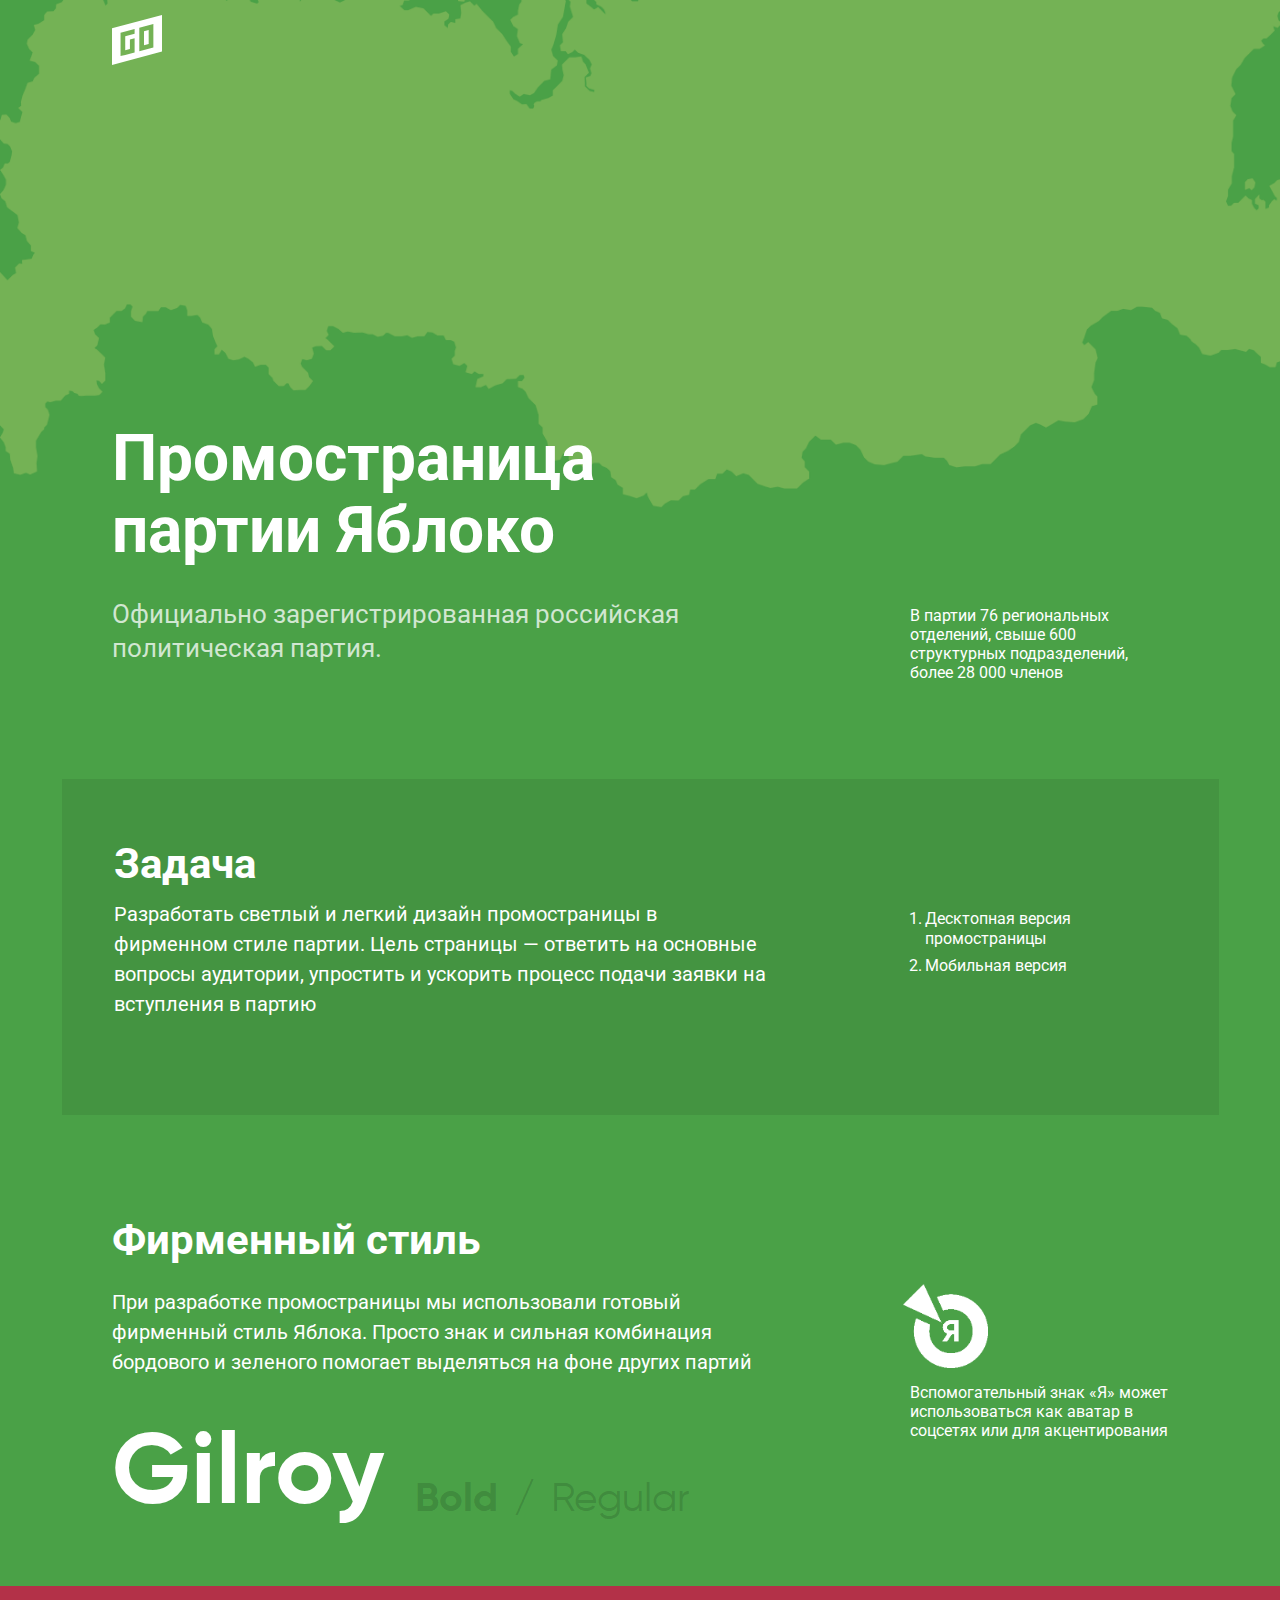
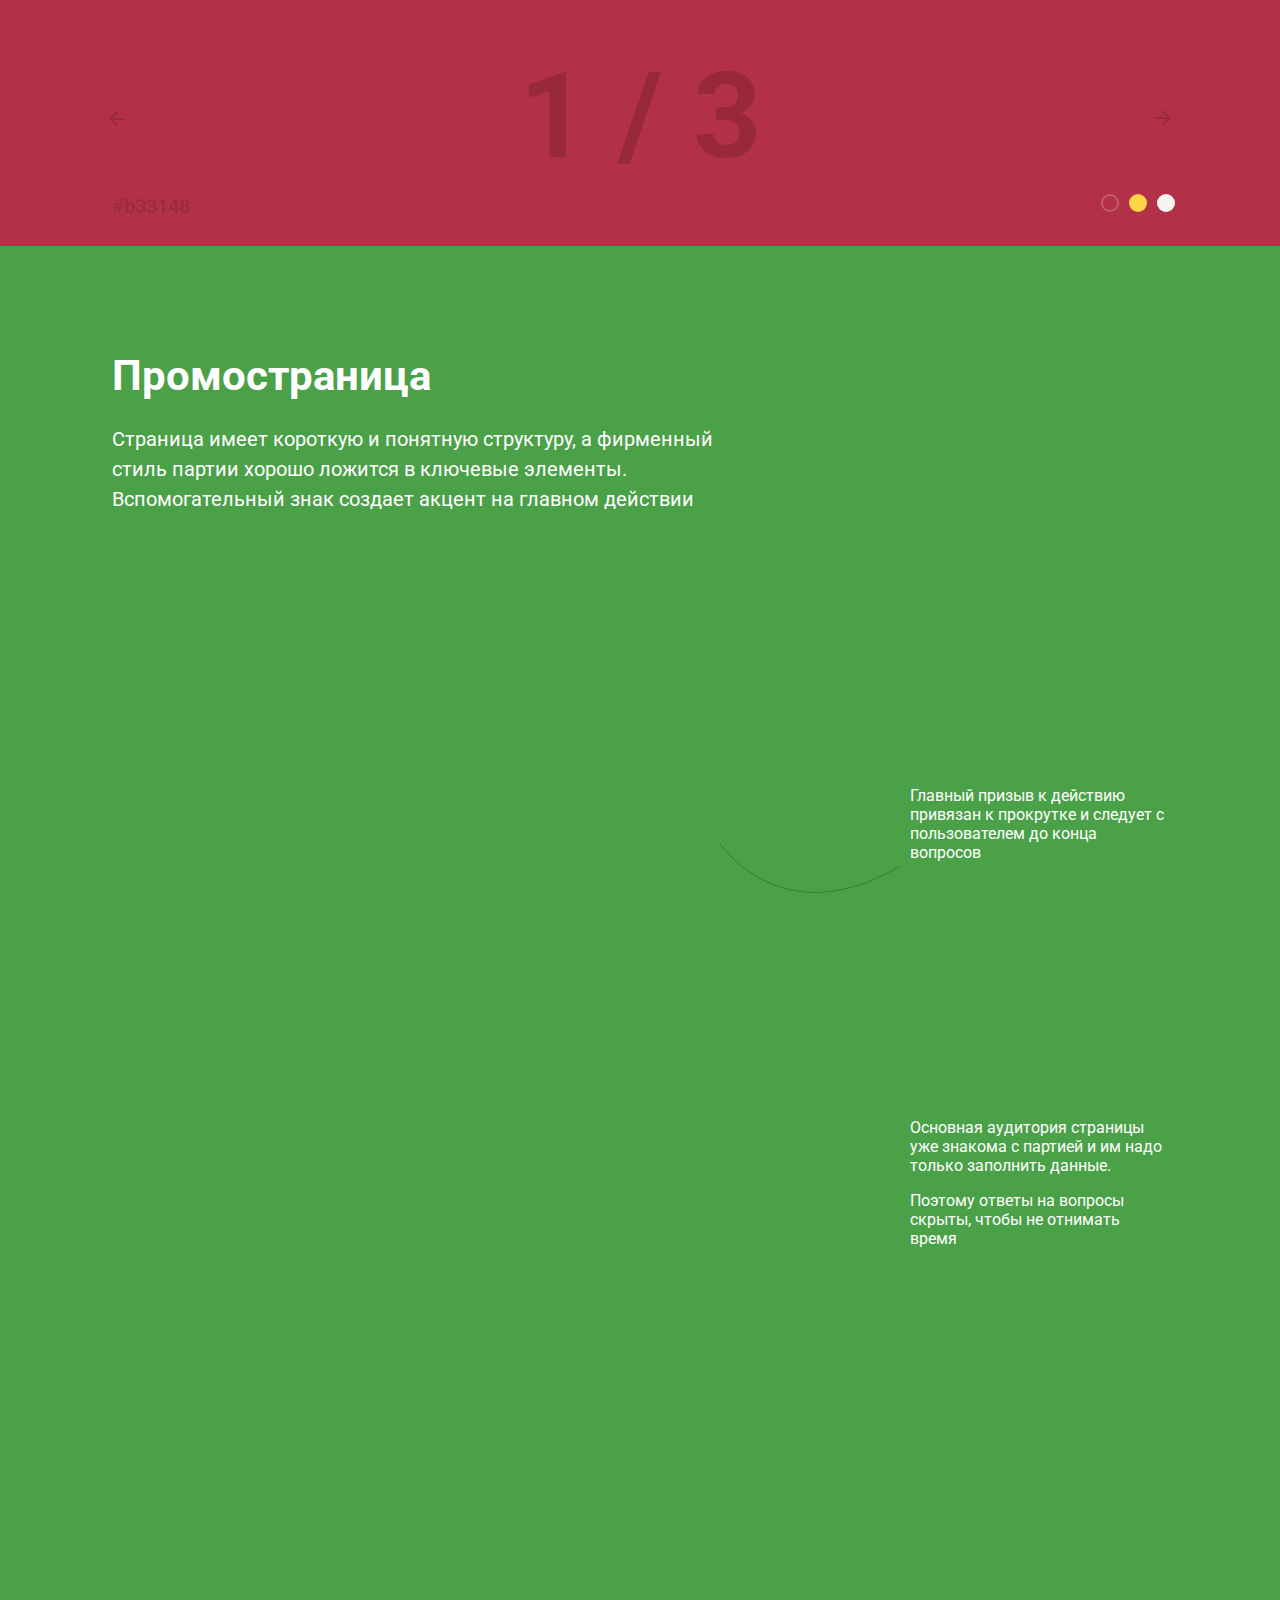
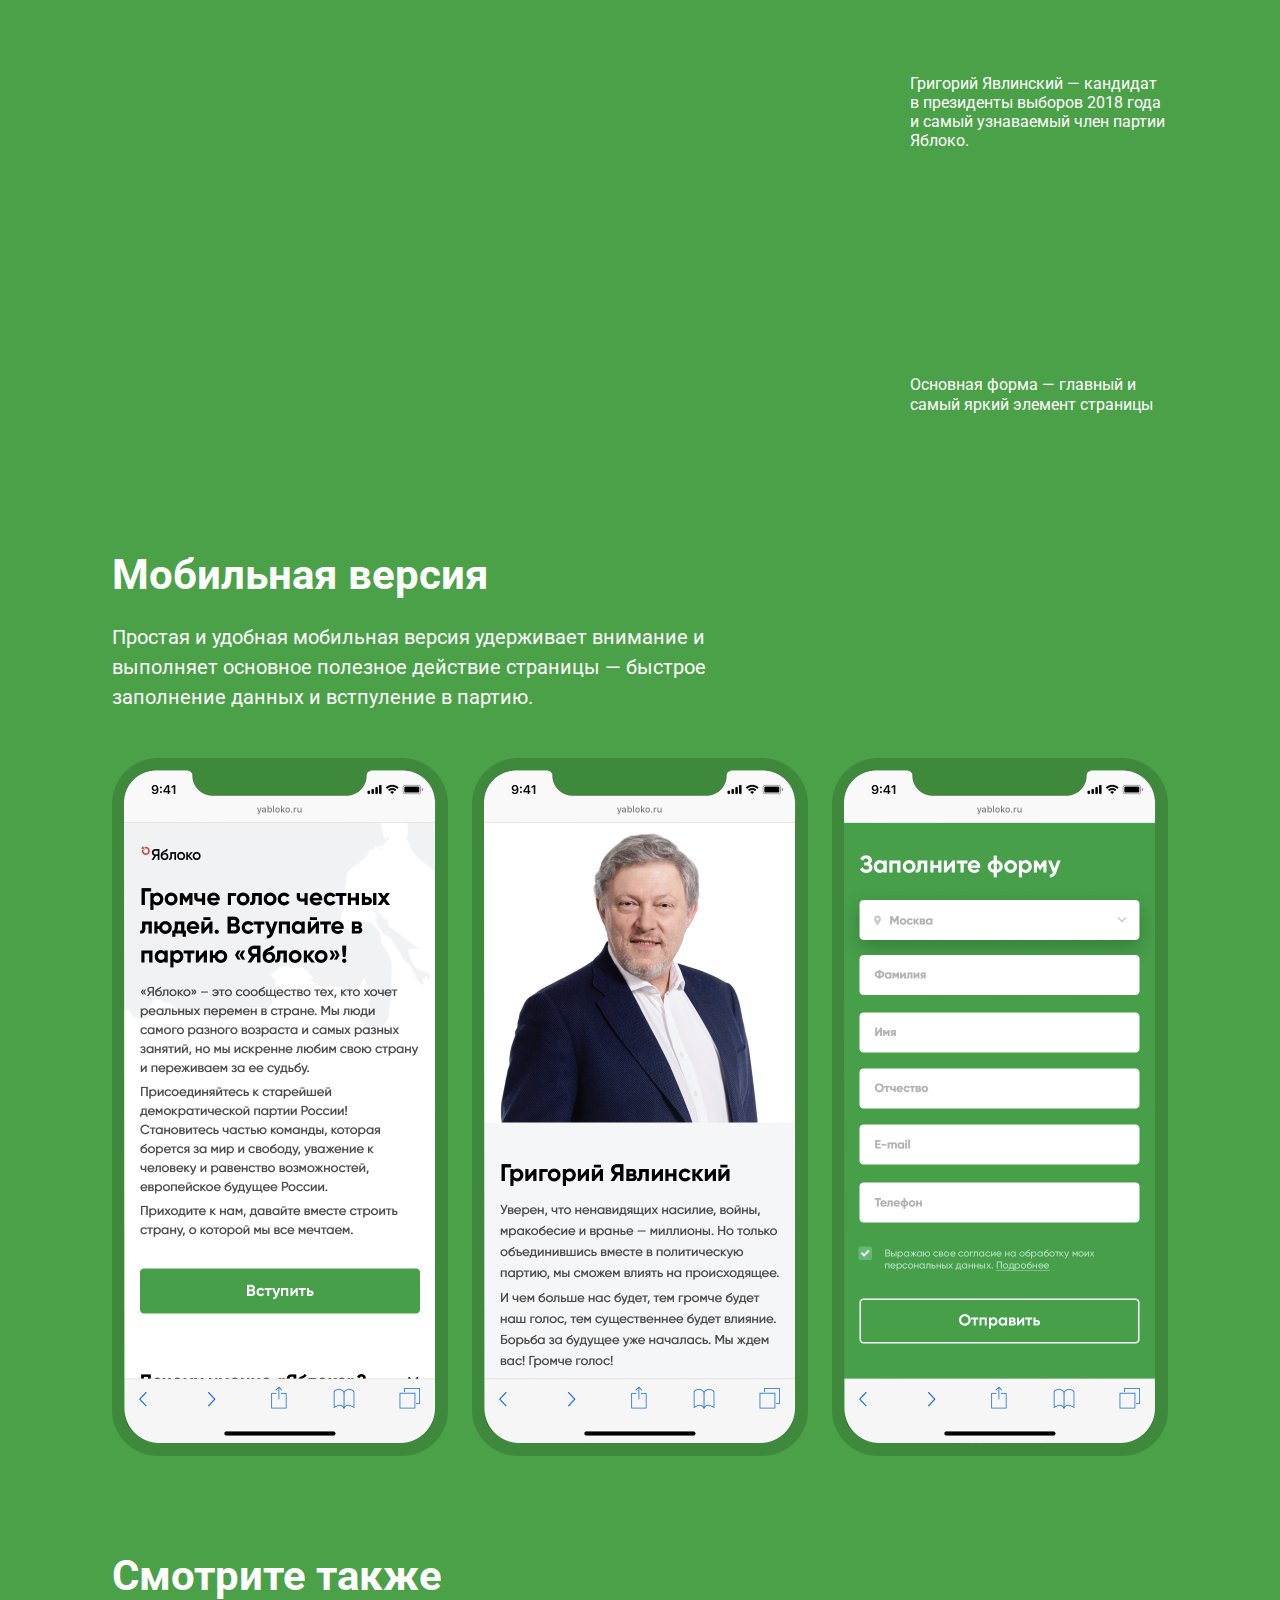
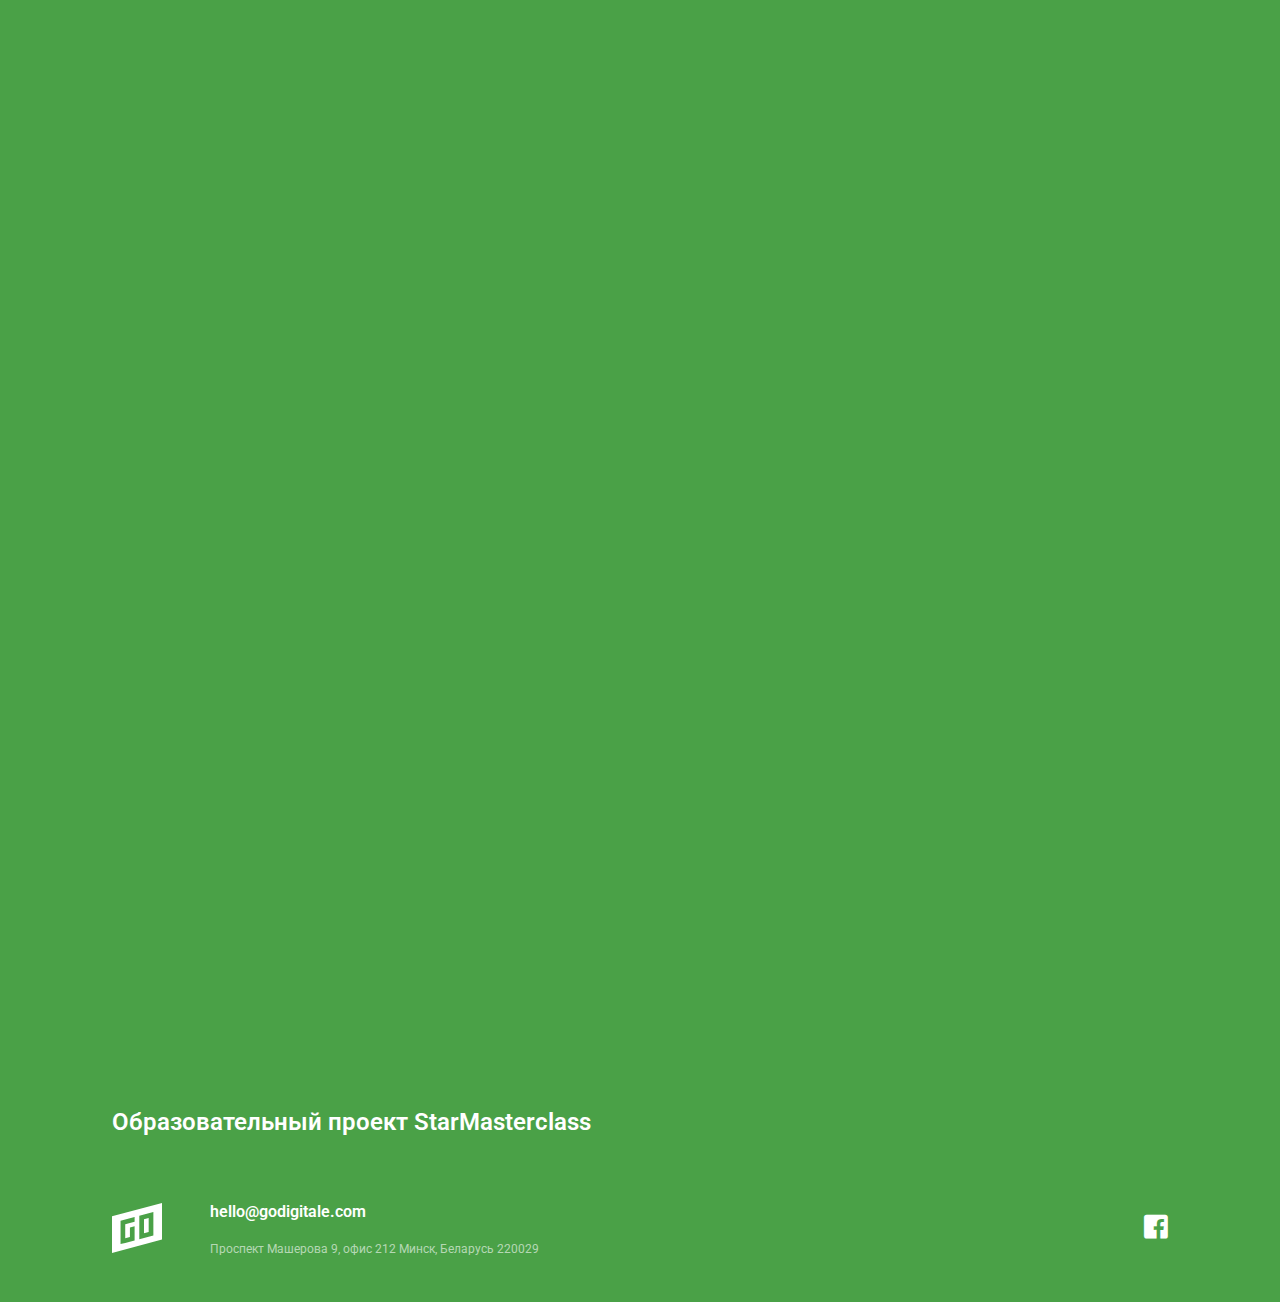
<file: godigitale.com/design/cases/cases-yabloko.html>
<!DOCTYPE html>
<html lang="ru">

<head>
	<title>Godigitale || Промостраница партии Яблоко</title>
	<meta charset="utf-8">
	<meta name="keywords" content='Godigitale || Промостраница партии Яблоко'>
	<meta name="description" content='Godigitale || Промостраница партии Яблоко'>	
	<meta property="og:title" content='Godigitale || Промостраница партии Яблоко'>
	<meta property="og:url" content="Godigitale || Промостраница партии Яблоко">	
	
	<meta name="format-detection" content="telephone=no">		
	<meta name="mobile-web-app-capable" content="yes">	
	
	<meta name="viewport" content="width=device-width, initial-scale=1, shrink-to-fit=no">
	
	<!-- favicon -->
	<link rel="shortcut icon" href="https://godigitale.com/fav.png">
	<!-- <link rel="apple-touch-icon" sizes="57x57" href="favicon/apple-icon-57x57.png">
	<link rel="apple-touch-icon" sizes="60x60" href="favicon/apple-icon-60x60.png">
	<link rel="apple-touch-icon" sizes="72x72" href="favicon/apple-icon-72x72.png">
	<link rel="apple-touch-icon" sizes="76x76" href="favicon/apple-icon-76x76.png">
	<link rel="apple-touch-icon" sizes="114x114" href="favicon/apple-icon-114x114.png">
	<link rel="apple-touch-icon" sizes="120x120" href="favicon/apple-icon-120x120.png">
	<link rel="apple-touch-icon" sizes="144x144" href="favicon/apple-icon-144x144.png">
	<link rel="apple-touch-icon" sizes="152x152" href="favicon/apple-icon-152x152.png">
	<link rel="apple-touch-icon" sizes="180x180" href="favicon/apple-icon-180x180.png">
	<link rel="icon" type="image/png" sizes="192x192"  href="favicon/android-icon-192x192.png">
	<link rel="icon" type="image/png" sizes="32x32" href="favicon/favicon-32x32.png">
	<link rel="icon" type="image/png" sizes="96x96" href="favicon/favicon-96x96.png">
	<link rel="icon" type="image/png" sizes="16x16" href="favicon/favicon-16x16.png">
	<link rel="manifest" href="favicon/manifest.json">
	<meta name="msapplication-TileColor" content="#ffffff">
	<meta name="msapplication-TileImage" content="favicon/ms-icon-144x144.png">
	<meta name="theme-color" content="#ffffff"> -->
		
	<!-- main style -->
	<link href="css/style.css?v=034" rel="stylesheet">	
		
	<!-- HTML5 shim and Respond.js for IE8 support of HTML5 elements and media queries -->
    <!--[if lt IE 9]>
      <script src="https://oss.maxcdn.com/html5shiv/3.7.3/html5shiv.min.js"></script>
      <script src="https://oss.maxcdn.com/respond/1.4.2/respond.min.js"></script>
	<![endif]-->
</head>

<body class="page-cases">		
	
	<!--wrapper.begin-->
	<div class="wrapper">
	
		<!--wrapper-content.begin-->
		<div class="wrapper-content">
		
			<!--navbar.begin-->
			<nav class="navbar">
				<div class="container">
					<div class="navbar-inner">						
						<a href="#" class="navbar-logo" aria-label="Godigitale">
							<img src="img/icons/logo.svg" alt="" class="logo-header-yabloko">
						</a>						
						<ul class="navbar-menu">
							<!-- <li><a href="/">Проекты</a></li>
							<li><a href="#">Статьи </a></li> -->
							<!-- <li><a href="contacts.html">Заказать звонок</a></li> -->
						</ul>
					</div>
				</div>
			</nav>
			<!--navbar.end-->
			
			<!--cases-header.begin-->
			<header class="cases-header">
				<div class="container">
					
					<h1 class="cases-header-title">Промостраница<br> партии Яблоко</h1>
					
					<div class="cases-row">
						<div class="cases-col-left">
							<h2 class="cases-header-subtitle">Официально зарегистрированная российская политическая партия.</h2>
						</div>
						<div class="cases-col-right">
							<div class="text">
								<p>В партии 76 региональных отделений, свыше 600 структурных подразделений, более 28 000 членов</p>
							</div>
						</div>
					</div>
					
				</div>
			</header>
			<!--cases-header.end-->
			
			<!--section-tasks.begin-->
			<section class="section-tasks">
				<div class="container">
					
					<div class="cases-tasks">
						<div class="heading">
							<h2>Задача</h2>
							
							<div class="cases-row">
								<div class="cases-col-left">
									<p>Разработать светлый и легкий дизайн промостраницы в фирменном стиле партии. Цель страницы — ответить на основные вопросы аудитории, упростить и ускорить процесс подачи заявки на вступления в партию</p>
								</div>
								<div class="cases-col-right">
									<div class="text">
										<ol class="list-number">
											<li>Десктопная версия промостраницы</li>
											<li>Мобильная версия</li>
										</ol>
									</div>
								</div>
							</div>
						</div>					
					</div>
					
				</div>
			</section>
			<!--section-tasks.end-->
			
			<!--section-firmstyle.begin-->
			<section class="section-firmstyle">
				<div class="container">					
					<div class="cases-firmstyle">
						<div class="heading">
							<h2>Фирменный стиль</h2>
							
							<div class="cases-row">
								<div class="cases-col-left">
									<p>При разработке промостраницы мы использовали готовый фирменный стиль Яблока. Просто знак и сильная комбинация бордового и зеленого помогает выделяться на фоне других партий</p>
								
									<div class="firmstyle-fonts">
										<div class="firmstyle-font">Gilroy</div>
										<div class="firmstyle-font">Bold</div>
										<div class="firmstyle-font">Regular</div>
									</div>
								</div>
								<div class="cases-col-right">
									<div class="text">
										<img src="img/cases/i-firmstyle.png" srcset="img/cases/i-firmstyle@2x.png 2x" class="cases-firmstyle-icon" alt="">
										<p>Вспомогательный знак «Я» может использоваться как аватар в соцсетях или для акцентирования</p>
									</div>
								</div>
							</div>
						</div>					
					</div>					
				</div>
				
				<div class="owl-carousel owl-theme carousel-color-style">
					<div class="item item-b33148">
						<div class="container">
							<div class="color-style-index">1 / 3</div>	
							<div class="color-style-hex">#b33148</div>
						</div>
					</div>	
					<div class="item item-ffd449">
						<div class="container">
							<div class="color-style-index">2 / 3</div>	
							<div class="color-style-hex">#ffd449</div>
						</div>
					</div>	
					<div class="item item-f6f5f3">
						<div class="container">
							<div class="color-style-index">3 / 3</div>	
							<div class="color-style-hex">#f6f5f3</div>
						</div>
					</div>	
				</div>
					
			</section>
			<!--section-firmstyle.end-->
			
			<!--section-promo.begin-->
			<section class="section-promo">
				<div class="container">					
					<div class="cases-promo">
						
						<div class="cases-row">
							<div class="cases-col-left">
								<div class="heading">
									<h2>Промостраница</h2>
									<p>Страница имеет короткую и понятную структуру, а фирменный стиль партии хорошо ложится в ключевые элементы. Вспомогательный знак  создает акцент на главном действии</p>
								</div>	
							</div>
						</div>	
						
						<div class="cases-row cases-row-promo">
							<div class="cases-col-left">								
								<div class="cases-promo-picture">
									<img class="b-lazy" src="[data-uri]" data-src="img/cases/promo.jpg" data-srcset="img/cases/promo@2x.jpg" alt="Промостраница">
								</div>
							</div>
							<div class="cases-col-right">
								<div class="text cases-promo-text-1">
									<img src="img/cases/shape-line.svg" alt="">
									<p>Главный призыв к действию привязан к прокрутке и следует с пользователем до конца вопросов</p>
								</div>
								<div class="text cases-promo-text-2">
									<p>Основная аудитория страницы уже знакома с партией и им надо только заполнить данные.</p>
									<p>Поэтому ответы на вопросы скрыты, чтобы не отнимать время</p>
								</div>
								<div class="text cases-promo-text-3">
									<p>Григорий Явлинский — кандидат в президенты выборов 2018 года и самый узнаваемый член партии Яблоко.</p>
								</div>
								<div class="text cases-promo-text-4">
									<p>Основная форма — главный и самый яркий элемент страницы</p>
								</div>
							</div>
						</div>
						
					</div>		
				</div>				
			</section>
			<!--section-promo.end-->
			
			<!--section-mobstyle.begin-->
			<section class="section-cases-mobstyle">
				<div class="container">					
					<div class="cases-mobstyle">
						
						<div class="cases-row">
							<div class="cases-col-left">
								<div class="heading">
									<h2>Мобильная версия</h2>
									<p>Простая и удобная мобильная версия удерживает внимание и выполняет основное полезное действие страницы — быстрое заполнение данных и встпуление в партию.</p>
								</div>	
							</div>
						</div>	
						
						<div class="cases-mobstyle-items">
							<div class="cases-mobstyle-item">
								<img src="img/cases/mobstyle1.png" srcset="img/cases/mobstyle1@2x.png" alt="">
							</div>
							<div class="cases-mobstyle-item">
								<img src="img/cases/mobstyle2.png" srcset="img/cases/mobstyle2@2x.png" alt="">
							</div>
							<div class="cases-mobstyle-item">
								<img src="img/cases/mobstyle3.png" srcset="img/cases/mobstyle3@2x.png" alt="">
							</div>
						</div>				
						
					</div>		
				</div>				
			</section>	
			<!--section-mobstyle.end-->
			
			<!--section-works.begin-->
			<section class="section-works">
				<div class="container">
				
					<div class="heading">
						<h2>Смотрите также</h2>							
					</div>
						
					<div class="works works-dark">
						<a href="cases-starmc.html" class="works-item">
							<span class="works-item-picture">
								<img class="works-item-img b-lazy" src="[data-uri]" data-src="img/works/01.jpg" data-srcset="img/works/01@2x.jpg" alt="Образовательный проект StarMasterclass">
								<img class="works-item-img works-item-img-xs b-lazy" src="[data-uri]" data-src="img/works/01xs.jpg" data-srcset="img/works/01xs@2x.jpg" alt="Образовательный проект StarMasterclass">
							</span>
							<h1 class="works-item-title">Образовательный проект StarMasterclass</h1>
						</a>						
				</div>
			</section>
			<!--section-works.end-->
		
		</div>
		<!--wrapper-content.end-->
		
		<!--footer.begin-->
		<footer class="footer footer-dark">
			<div class="container">
				<div class="footer-inner">
					<div class="footer-col">						
						<div class="footer-content">
							<div class="footer-content-item footer-content-logo">
								<a href="#" class="footer-logo" aria-label="Godigitale">
									<!-- <span class="icon-logo"></span> -->
									<img src="img/icons/logo.svg" alt="" class="logo-header-starmc logo-footer">
								</a>
							</div>
							<!-- <ul class="menu">
								<li><a href="/">Проекты</a></li>
								<li><a href="#">Статьи </a></li>
								<li><a href="contacts.html">Заказать звонок</a></li>
							</ul> -->
							<div class="footer-content-item">
								<a href="mailto:hello@godigitale.com" class="link link-email fb-track"
									id="mailToFooterBtn"><span>hello@godigitale.com</span> <span class="icon-link-open"></span></a>
								<div class="footer-adres">Проспект Машерова 9, офис 212 <span>Минск, Беларусь 220029</span></div>
							</div>
						</div>						
					</div>
					<div class="footer-col">
						<div class="social social-dark">
							<!-- <a href="#" class="social-item" aria-label="ВКонтакте"><span class="icon-vk"></span></a> -->
							<a href="https://m.me/arefyeu" class="social-item social-item-fb" aria-label="Facebook" target="_blank"><span
									class="icon-fb"></span></a>
						</div>
					</div>
				</div>
			</div>
		</footer>
		<!--footer.end-->	
	
	</div>
	<!--wrapper.end-->	
	
	<!--scripts.begin-->
	<script src="https://ajax.googleapis.com/ajax/libs/jquery/1.11.1/jquery.min.js"></script>
	<script src="js/blazy.min.js"></script>	
	<script src="js/owl.carousel.min.js"></script>
	<script src="js/scripts.js?v=034"></script>	
	<!--scripts.end-->
	
</body>
</html>
</file>
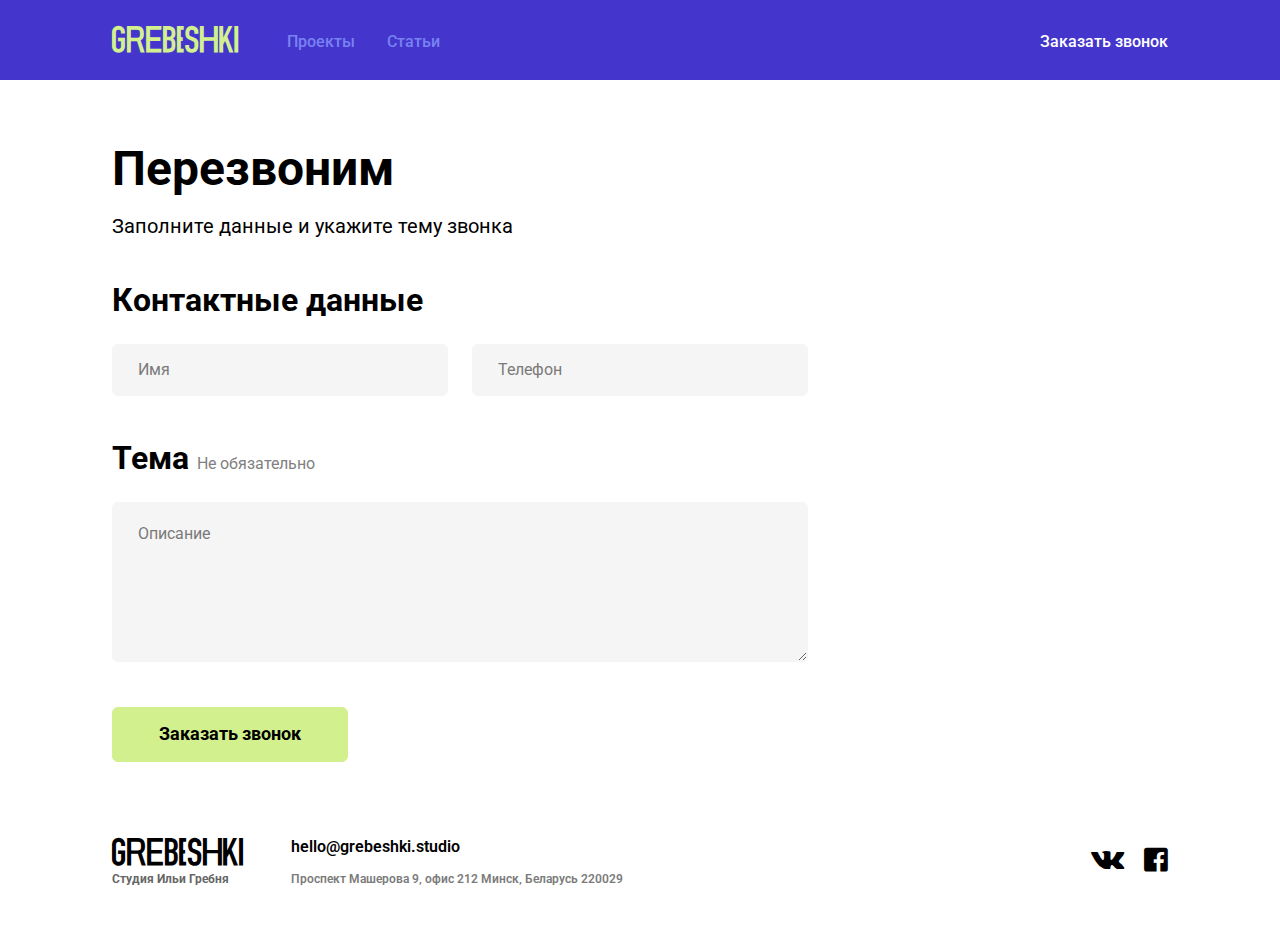
<file: godigitale.com/design/cases/contacts.html>
<!DOCTYPE html>
<html lang="ru">

<head>
	<title>GREBESHKI</title>
	<meta charset="utf-8">
	<meta name="keywords" content='GREBESHKI'>
	<meta name="description" content='GREBESHKI'>	
	<meta property="og:title" content='GREBESHKI'>
	<meta property="og:url" content="GREBESHKI">	
	
	<meta name="format-detection" content="telephone=no">		
	<meta name="mobile-web-app-capable" content="yes">	
	
	<meta name="viewport" content="width=device-width, initial-scale=1, shrink-to-fit=no">
	
	<!-- favicon -->
	<link rel="shortcut icon" href="favicon.ico">
	<link rel="apple-touch-icon" sizes="57x57" href="favicon/apple-icon-57x57.png">
	<link rel="apple-touch-icon" sizes="60x60" href="favicon/apple-icon-60x60.png">
	<link rel="apple-touch-icon" sizes="72x72" href="favicon/apple-icon-72x72.png">
	<link rel="apple-touch-icon" sizes="76x76" href="favicon/apple-icon-76x76.png">
	<link rel="apple-touch-icon" sizes="114x114" href="favicon/apple-icon-114x114.png">
	<link rel="apple-touch-icon" sizes="120x120" href="favicon/apple-icon-120x120.png">
	<link rel="apple-touch-icon" sizes="144x144" href="favicon/apple-icon-144x144.png">
	<link rel="apple-touch-icon" sizes="152x152" href="favicon/apple-icon-152x152.png">
	<link rel="apple-touch-icon" sizes="180x180" href="favicon/apple-icon-180x180.png">
	<link rel="icon" type="image/png" sizes="192x192"  href="favicon/android-icon-192x192.png">
	<link rel="icon" type="image/png" sizes="32x32" href="favicon/favicon-32x32.png">
	<link rel="icon" type="image/png" sizes="96x96" href="favicon/favicon-96x96.png">
	<link rel="icon" type="image/png" sizes="16x16" href="favicon/favicon-16x16.png">
	<link rel="manifest" href="favicon/manifest.json">
	<meta name="msapplication-TileColor" content="#ffffff">
	<meta name="msapplication-TileImage" content="favicon/ms-icon-144x144.png">
	<meta name="theme-color" content="#ffffff">
		
	<!-- main style -->
	<link href="css/style.css?v=034" rel="stylesheet">	
		
	<!-- HTML5 shim and Respond.js for IE8 support of HTML5 elements and media queries -->
    <!--[if lt IE 9]>
      <script src="https://oss.maxcdn.com/html5shiv/3.7.3/html5shiv.min.js"></script>
      <script src="https://oss.maxcdn.com/respond/1.4.2/respond.min.js"></script>
	<![endif]-->
</head>

<body>		
	
	<!--wrapper.begin-->
	<div class="wrapper">
	
		<!--wrapper-content.begin-->
		<div class="wrapper-content">
		
			<!--navbar.begin-->
			<nav class="navbar">
				<div class="container">
					<div class="navbar-inner">						
						<a href="/" class="navbar-logo" aria-label="GREBESHKI">
							<span class="icon-logo"></span>
						</a>						
						<ul class="navbar-menu">
							<li><a href="/">Проекты</a></li>
							<li><a href="#">Статьи </a></li>
							<li class="active"><a href="contacts.html">Заказать звонок</a></li>
						</ul>
					</div>
				</div>
			</nav>
			<!--navbar.end-->
					
			<!--section-contacts.begin-->
			<section class="section-contacts">
				<div class="container">
						
					<div class="contacts">
						<h1 class="contacts-title">Перезвоним</h1>
						<h2 class="contacts-subtitle">Заполните данные и укажите тему звонка</h2>
						
						<form action="#" class="form">
							<label for="fname" class="form-label">Контактные данные</label>
							<div class="form-row">
								<div class="form-col">
									<div class="form-control-container">									
										<input type="text" class="form-control" id="fname" name="fname" placeholder="Имя" required>
										<span class="form-control-help"></span>
									</div>
								</div>
								<div class="form-col">
									<div class="form-control-container">
										<input type="tel" class="form-control" name="phone" pattern="^\+?\d{10,17}" placeholder="Телефон" required>
										<span class="form-control-help"></span>
									</div>	
								</div>
							</div>
							
							<label for="subject" class="form-label">Тема <span>Не обязательно</span></label>
							<div class="form-row">
								<div class="form-col">
									<textarea name="subject" id="subject" class="form-control" placeholder="Описание"></textarea>
								</div>
							</div>
							<div class="form-row">
								<div class="form-col">
									<button type="submit" class="form-submit">
										<span>Заказать звонок</span>
										<span class="icon-phone"></span>
									</button>
								</div>
							</div>							
						</form>
					</div>
						
				</div>
			</section>
			<!--section-contacts.end-->
		
		</div>
		<!--wrapper-content.end-->
		
		<!--footer.begin-->
		<footer class="footer">
			<div class="container">
				<div class="footer-inner">
					<div class="footer-col">						
						<div class="footer-content">
							<div class="footer-content-item footer-content-logo">
								<a href="/" class="footer-logo" aria-label="GREBESHKI">
									<span class="icon-logo"></span>
								</a>
								<div class="footer-logo-caption">Студия<br> Ильи Гребня</div>
							</div>
							<ul class="menu">
								<li><a href="/">Проекты</a></li>
								<li><a href="#">Статьи </a></li>
								<li class="active"><a href="contacts.html">Заказать звонок</a></li>
							</ul>
							<div class="footer-content-item">
								<a href="mailto:hello@grebeshki.studio" class="link link-email"><span>hello@grebeshki.studio</span> <span class="icon-link-open"></span></a>
								<div class="footer-adres">Проспект Машерова 9, офис 212 <span>Минск, Беларусь 220029</span></div>
							</div>
						</div>						
					</div>
					<div class="footer-col">						
						<div class="social">
							<a href="#" class="social-item" aria-label="ВКонтакте"><span class="icon-vk"></span></a>
							<a href="#" class="social-item social-item-fb" aria-label="Facebook"><span class="icon-fb"></span></a>
						</div>
					</div>
				</div>
			</div>
		</footer>
		<!--footer.end-->	
	
	</div>
	<!--wrapper.end-->	
	
	<!--scripts.begin-->
	<script src="https://ajax.googleapis.com/ajax/libs/jquery/1.11.1/jquery.min.js"></script>
	<script src="js/blazy.min.js"></script>	
	<script src="js/scripts.js?v=034"></script>	
	<!--scripts.end-->
	
</body>
</html>
</file>
